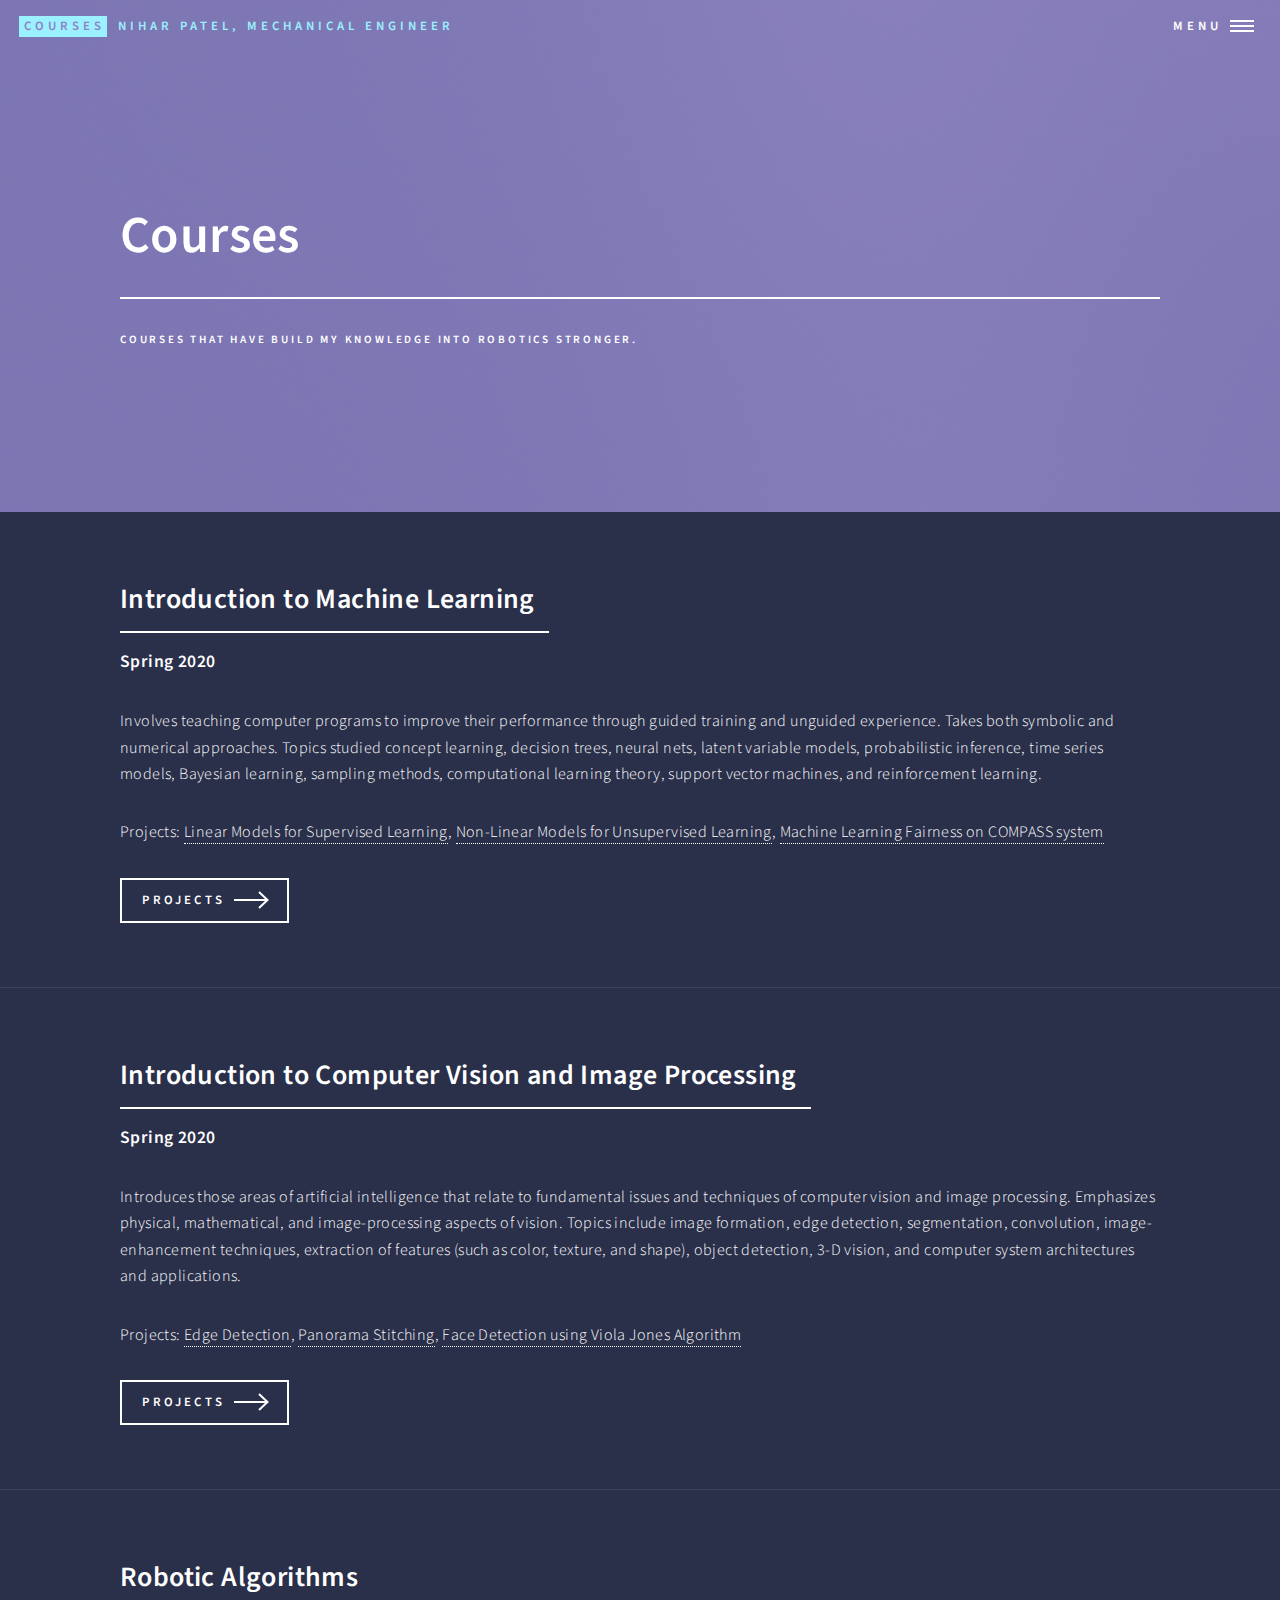
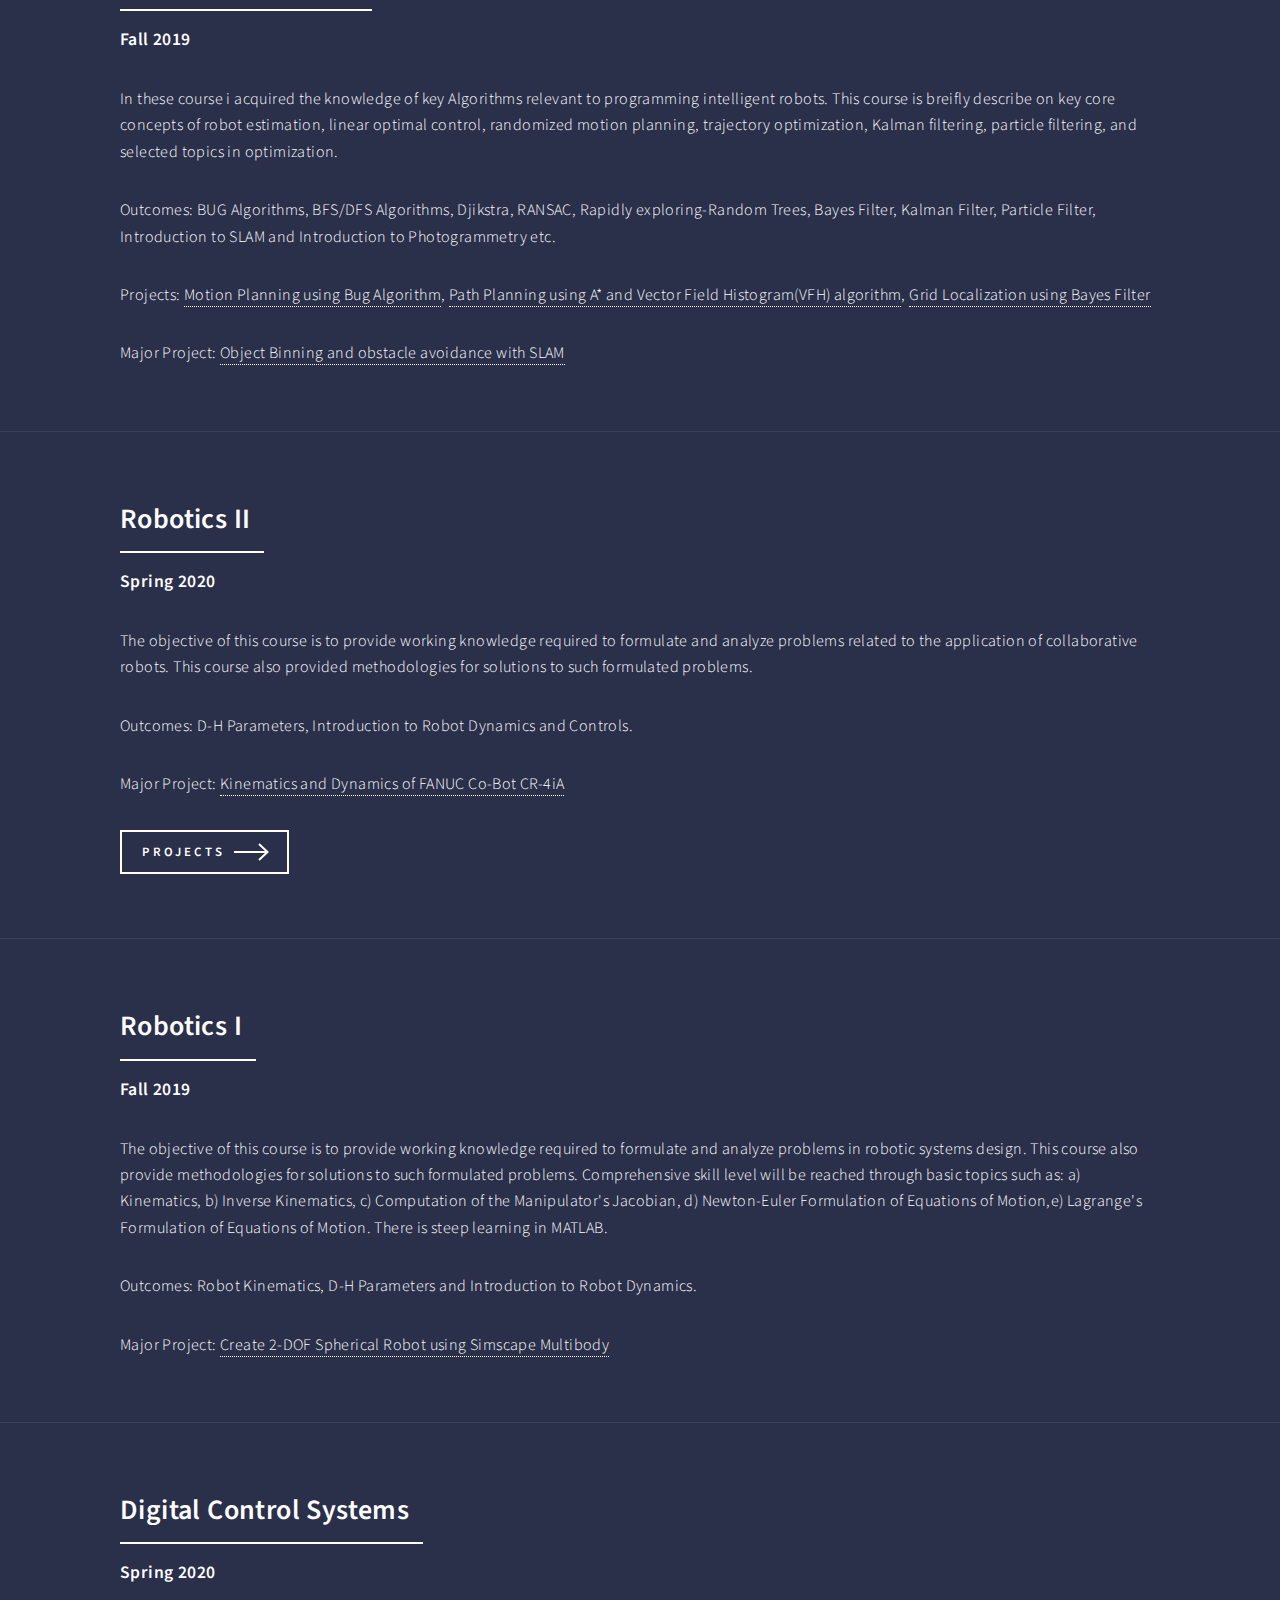
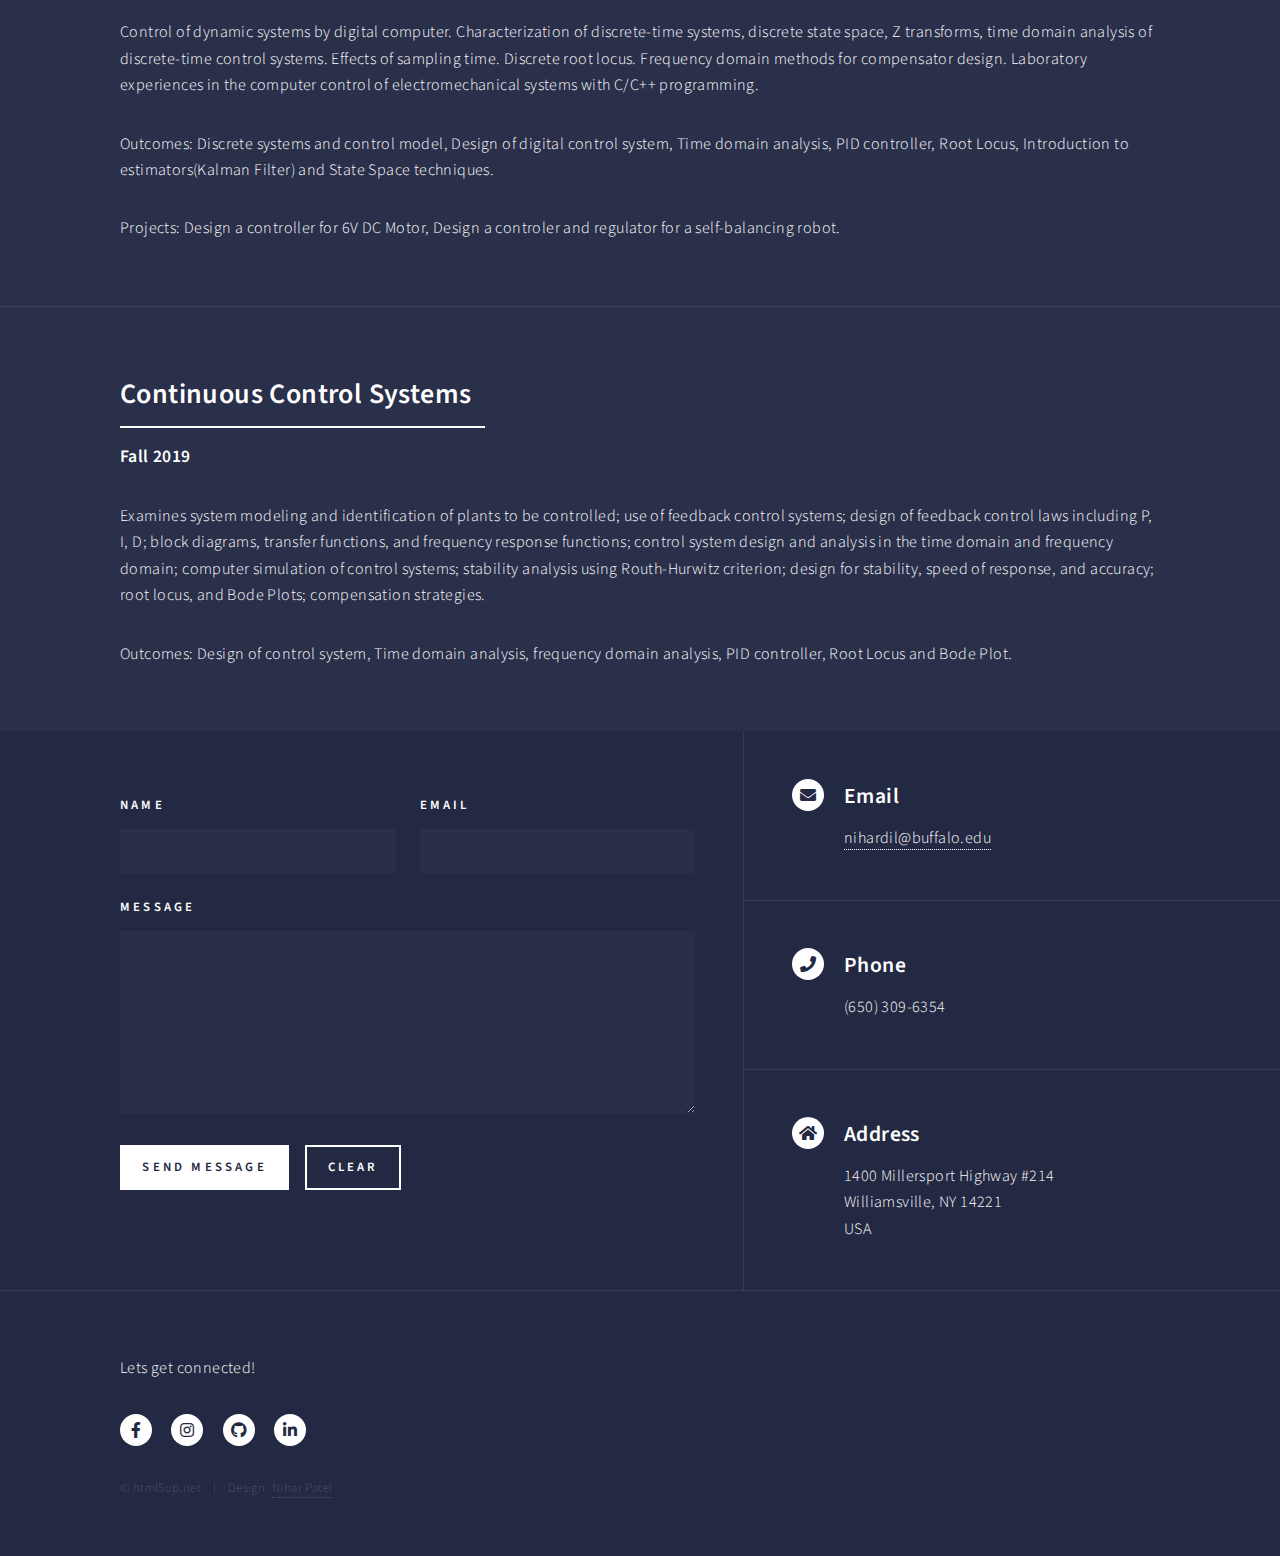
<file: courses.html>
<!DOCTYPE HTML>
<!--
	Forty by HTML5 UP
	html5up.net | @ajlkn
	Free for personal and commercial use under the CCA 3.0 license (html5up.net/license)
-->
<html>
	<head>
		<title>Nihar Patel - Courses</title>
		<meta charset="utf-8" />
		<meta name="viewport" content="width=device-width, initial-scale=1, user-scalable=no" />
		<link rel="stylesheet" href="assets/css/main.css" />
		<noscript><link rel="stylesheet" href="assets/css/noscript.css" /></noscript>
	</head>
	<body class="is-preload">

		<!-- Wrapper -->
			<div id="wrapper">

				<!-- Header -->
				<!-- Note: The "styleN" class below should match that of the banner element. -->
					<header id="header" class="alt style2">
						<a href="index.html" class="logo"><strong>Courses</strong> <span>Nihar Patel, Mechanical Engineer</span></a>
						<nav>
							<a href="#menu">Menu</a>
						</nav>
					</header>

				<!-- Menu -->
					<nav id="menu">
						<ul class="links">
							<li><a href="index.html">Home</a></li>
							<li><a href="courses.html">Courses</a></li>
							<li><a href="https://drive.google.com/file/d/1a4OvNfPN3-5wrT8TQyXfgDFQyjO3PsE_/view?usp=sharing">Resume</a></li>
							<li><a href="landing.html">Certifications</a></li>
							<!-- <li><a href="generic.html">Generic</a></li> -->
							<!-- <li><a href="elements.html">Elements</a></li> -->
						</ul>
						<ul class="actions stacked">
							<li><a href="#" class="button primary fit">Get Started</a></li>
							<!-- <li><a href="#" class="button fit">Log In</a></li> -->
						</ul>
					</nav>

				<!-- Banner -->
				<!-- Note: The "styleN" class below should match that of the header element. -->
					<section id="banner" class="style2">
						<div class="inner">
							<span class="image">
								<img src="images/pic07.jpg" alt="" />
							</span>
							<header class="major">
								<h1>Courses</h1>
							</header>
							<div class="content">
								<p> Courses that have build my knowledge into robotics stronger.
							</div>
						</div>
					</section>

				<!-- Main -->
					<div id="main">

						<!--One -->
						<section id="one">
							<div class="inner">
								<header class="major">
									<h2>Introduction to Machine Learning</h2>
									<h4>Spring 2020</h4>
								</header>
								<p>Involves teaching computer programs to improve their performance through guided training and unguided experience. Takes both symbolic and numerical approaches. Topics studied concept learning, decision trees, neural nets, latent variable models, probabilistic inference, time series models, Bayesian learning, sampling methods, computational learning theory, support vector machines, and reinforcement learning.</p>
								<p>Projects: <a href="https://github.com/nihar0602/CSE-574-Into-to-Machine-Learning-Projects/tree/master/Project-1">Linear Models for Supervised Learning</a>, <a href="https://github.com/nihar0602/CSE-574-Into-to-Machine-Learning-Projects/tree/master/Project-2">Non-Linear Models for Unsupervised Learning</a>, <a href="https://github.com/nihar0602/CSE-574-Into-to-Machine-Learning-Projects/tree/master/Project-3">Machine Learning Fairness on COMPASS system</a></p>
								<ul class="actions">
									<li><a href="https://github.com/nihar0602/CSE-574-Into-to-Machine-Learning-Projects" class="button next scrolly">Projects</a></li>
								</ul>
							</div>
						</section>
						

						<!--Two -->
						<section id="one">
							<div class="inner">
								<header class="major">
									<h2>Introduction to Computer Vision and Image Processing</h2>
									<h4>Spring 2020</h4>
								</header>
								<p>Introduces those areas of artificial intelligence that relate to fundamental issues and techniques of computer vision and image processing. Emphasizes physical, mathematical, and image-processing aspects of vision. Topics include image formation, edge detection, segmentation, convolution, image-enhancement techniques, extraction of features (such as color, texture, and shape), object detection, 3-D vision, and computer system architectures and applications.</p>
								<p>Projects: <a href="https://github.com/nihar0602/CSE-573-Computer-Vision-and-Image-Processing--Projects/tree/master/Project%20-1">Edge Detection</a>, <a href="https://github.com/nihar0602/CSE-573-Computer-Vision-and-Image-Processing--Projects/tree/master/Project%20-2">Panorama Stitching</a>, <a href="https://github.com/nihar0602/CSE-573-Computer-Vision-and-Image-Processing--Projects/tree/master/Project%20-3">Face Detection using Viola Jones Algorithm</a></p>
								<ul class="actions">
									<li><a href="https://github.com/nihar0602/CSE-573-Computer-Vision-and-Image-Processing--Projects" class="button next scrolly">Projects</a></li>
								</ul>
							</div>
						</section>
						
						<!-- Three -->
							<section id="one">
								<div class="inner">
									<header class="major">
										<h2>Robotic Algorithms</h2>
										<h4>Fall 2019</h4>
									</header>
									<p>In these course i acquired the knowledge of key Algorithms relevant to programming intelligent robots. This course is breifly describe on key core concepts of robot estimation, linear optimal control, randomized motion planning, trajectory optimization, Kalman filtering, particle filtering, and selected topics in optimization.</p>
									<p>Outcomes: BUG Algorithms, BFS/DFS Algorithms, Djikstra, RANSAC, Rapidly exploring-Random Trees, Bayes Filter, Kalman Filter, Particle Filter, Introduction to SLAM and Introduction to Photogrammetry etc.  </p>
									<p>Projects: <a href="https://github.com/nihar0602/Motion-planning-using-Bug-Algorithm">Motion Planning using Bug Algorithm</a>, <a href="https://github.com/nihar0602/Path-Planning-using-Astar-and-VFH-algorithm">Path Planning using A* and Vector Field Histogram(VFH) algorithm</a>, <a href="https://github.com/nihar0602/Grid-Localization-using-Bayes-Filter-">Grid Localization using Bayes Filter</a></p>
									<p>Major Project: <a href="https://github.com/nihar0602/autobots">Object Binning and obstacle avoidance with SLAM</a></p>
								</div>
							</section>


						<!-- Four -->
						<section id="one">
							<div class="inner">
								<header class="major">
									<h2>Robotics II</h2>
									<h4>Spring 2020</h4>
								</header>
								<p>The objective of this course is to provide working knowledge required to formulate and
									analyze problems related to the application of collaborative robots. This course also
									provided methodologies for solutions to such formulated problems.</p>
								<p>Outcomes: D-H Parameters, Introduction to Robot Dynamics and Controls.</p>
								<p>Major Project: <a href="https://github.com/nihar0602/MAE-594-ROBOTICS-II-Projects/tree/master/Final%20Project">Kinematics and Dynamics of FANUC Co-Bot CR-4iA</a></p>
								<ul class="actions">
									<li><a href="https://github.com/nihar0602/MAE-594-ROBOTICS-II-Projects" class="button next scrolly">Projects</a></li>
								</ul>
							</div>
						</section>


							<!-- Five -->
						<section id="one">
							<div class="inner">
								<header class="major">
									<h2>Robotics I</h2>
									<h4>Fall 2019</h4>
								</header>
								<p>The objective of this course is to provide working knowledge required to formulate and analyze problems in robotic systems design. 
									This course also provide methodologies for solutions to such formulated problems. Comprehensive skill level will be reached through basic topics such as: a) Kinematics, b) Inverse Kinematics, c) Computation of the Manipulator's Jacobian, 
									d) Newton-Euler Formulation of Equations of Motion,e) Lagrange's Formulation of Equations of Motion. There is steep learning in MATLAB.</p>
								<p>Outcomes: Robot Kinematics, D-H Parameters and Introduction to Robot Dynamics.</p>
								<p>Major Project: <a href="https://drive.google.com/file/d/1QKNz6KVgnUySVm5BGpd5JhsFPifrtzIH/view?usp=sharing">Create 2-DOF Spherical Robot using Simscape Multibody</a></p>
							</div>
						</section>


						<!-- Six -->
						<section id="one">
							<div class="inner">
								<header class="major">
									<h2>Digital Control Systems</h2>
									<h4>Spring 2020</h4>
								</header>
								<p> Control of dynamic systems by digital computer. Characterization of discrete-time systems, discrete state space, Z transforms, time domain analysis of discrete-time control systems. Effects of sampling time. Discrete root locus. Frequency domain methods for compensator design. Laboratory experiences in the computer control of electromechanical systems with C/C++ programming.</p>
								<p>Outcomes: Discrete systems and control model, Design of digital control system, Time domain analysis, PID controller, Root Locus, Introduction to estimators(Kalman Filter) and State Space techniques.</p>
								<p> Projects: Design a controller for 6V DC Motor, Design a controler and regulator for a self-balancing robot. </p>
							</div>
						</section>


						<!-- Seven -->
						<section id="one">
							<div class="inner">
								<header class="major">
									<h2>Continuous Control Systems</h2>
									<h4>Fall 2019</h4>
								</header>
								<p> Examines system modeling and identification of plants to be controlled; use of feedback control systems; design of feedback control laws 
									including P, I, D; block diagrams, transfer functions, and frequency response functions; control system design and analysis in the 
									time domain and frequency domain; computer simulation of control systems; stability analysis using Routh-Hurwitz 
									criterion; design for stability, speed of response, and accuracy; root locus, and Bode Plots; compensation strategies.</p>
								<p>Outcomes: Design of control system, Time domain analysis, frequency domain analysis, PID controller, Root Locus and Bode Plot.</p>
							</div>
						</section>

						

					</div>

				<!-- Contact -->
				<section id="contact">
					<div class="inner">
						<section>
							<form method="post" action="#">
								<div class="fields">
									<div class="field half">
										<label for="name">Name</label>
										<input type="text" name="name" id="name" />
									</div>
									<div class="field half">
										<label for="email">Email</label>
										<input type="text" name="email" id="email" />
									</div>
									<div class="field">
										<label for="message">Message</label>
										<textarea name="message" id="message" rows="6"></textarea>
									</div>
								</div>
								<ul class="actions">
									<li><input type="submit" value="Send Message" class="primary" /></li>
									<li><input type="reset" value="Clear" /></li>
								</ul>
							</form>
						</section>
						<section class="split">
							<section>
								<div class="contact-method">
									<span class="icon solid alt fa-envelope"></span>
									<h3>Email</h3>
									<a href="mailto:nihardil@buffalo.edu">nihardil@buffalo.edu</a>
								</div>
							</section>
							<section>
								<div class="contact-method">
									<span class="icon solid alt fa-phone"></span>
									<h3>Phone</h3>
									<span>(650) 309-6354</span>
								</div>
							</section>
							<section>
								<div class="contact-method">
									<span class="icon solid alt fa-home"></span>
									<h3>Address</h3>
									<span>1400 Millersport Highway #214<br />
									Williamsville, NY 14221<br />
									USA</span>
								</div>
							</section>
						</section>
					</div>
				</section>


				<!-- Footer -->
					<footer id="footer">
						<div class="inner">
							<ul class="icons">
								<p>Lets get connected! </p>
								<!-- <li><a href="#" class="icon brands alt fa-twitter"><span class="label">Twitter</span></a></li> -->
								<li><a href="https://www.facebook.com/Zedi.95" class="icon brands alt fa-facebook-f"><span class="label">Facebook</span></a></li>
								<li><a href="https://www.instagram.com/thehash_tagger/" class="icon brands alt fa-instagram"><span class="label">Instagram</span></a></li>
								<li><a href="https://github.com/nihar0602" class="icon brands alt fa-github"><span class="label">GitHub</span></a></li>
								<li><a href="https://www.linkedin.com/in/nihar0602/" class="icon brands alt fa-linkedin-in"><span class="label">LinkedIn</span></a></li>
							</ul>
							<ul class="copyright">
								<li>&copy; html5up.net</li><li>Design: <a>Nihar Patel</a></li>
							</ul>
						</div>
					</footer>

			</div>

		<!-- Scripts -->
			<script src="assets/js/jquery.min.js"></script>
			<script src="assets/js/jquery.scrolly.min.js"></script>
			<script src="assets/js/jquery.scrollex.min.js"></script>
			<script src="assets/js/browser.min.js"></script>
			<script src="assets/js/breakpoints.min.js"></script>
			<script src="assets/js/util.js"></script>
			<script src="assets/js/main.js"></script>

	</body>
</html>
</file>
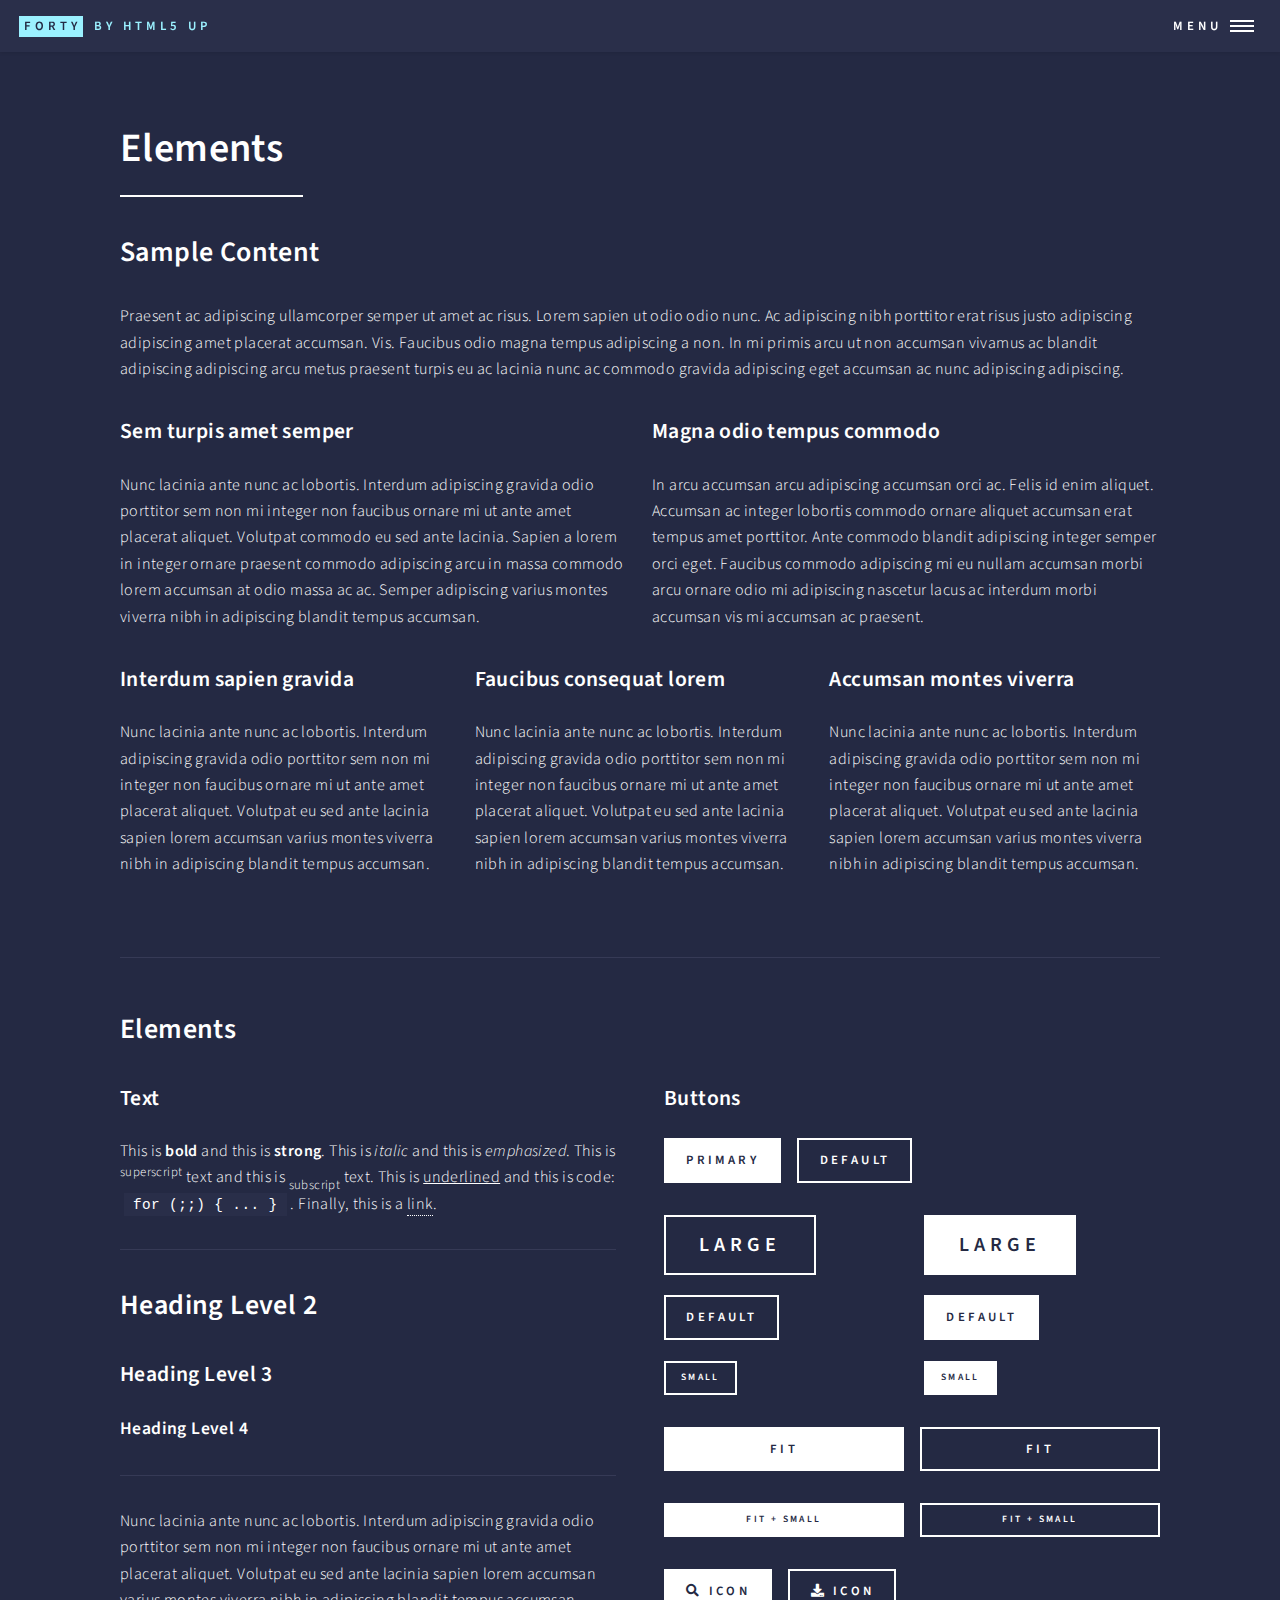
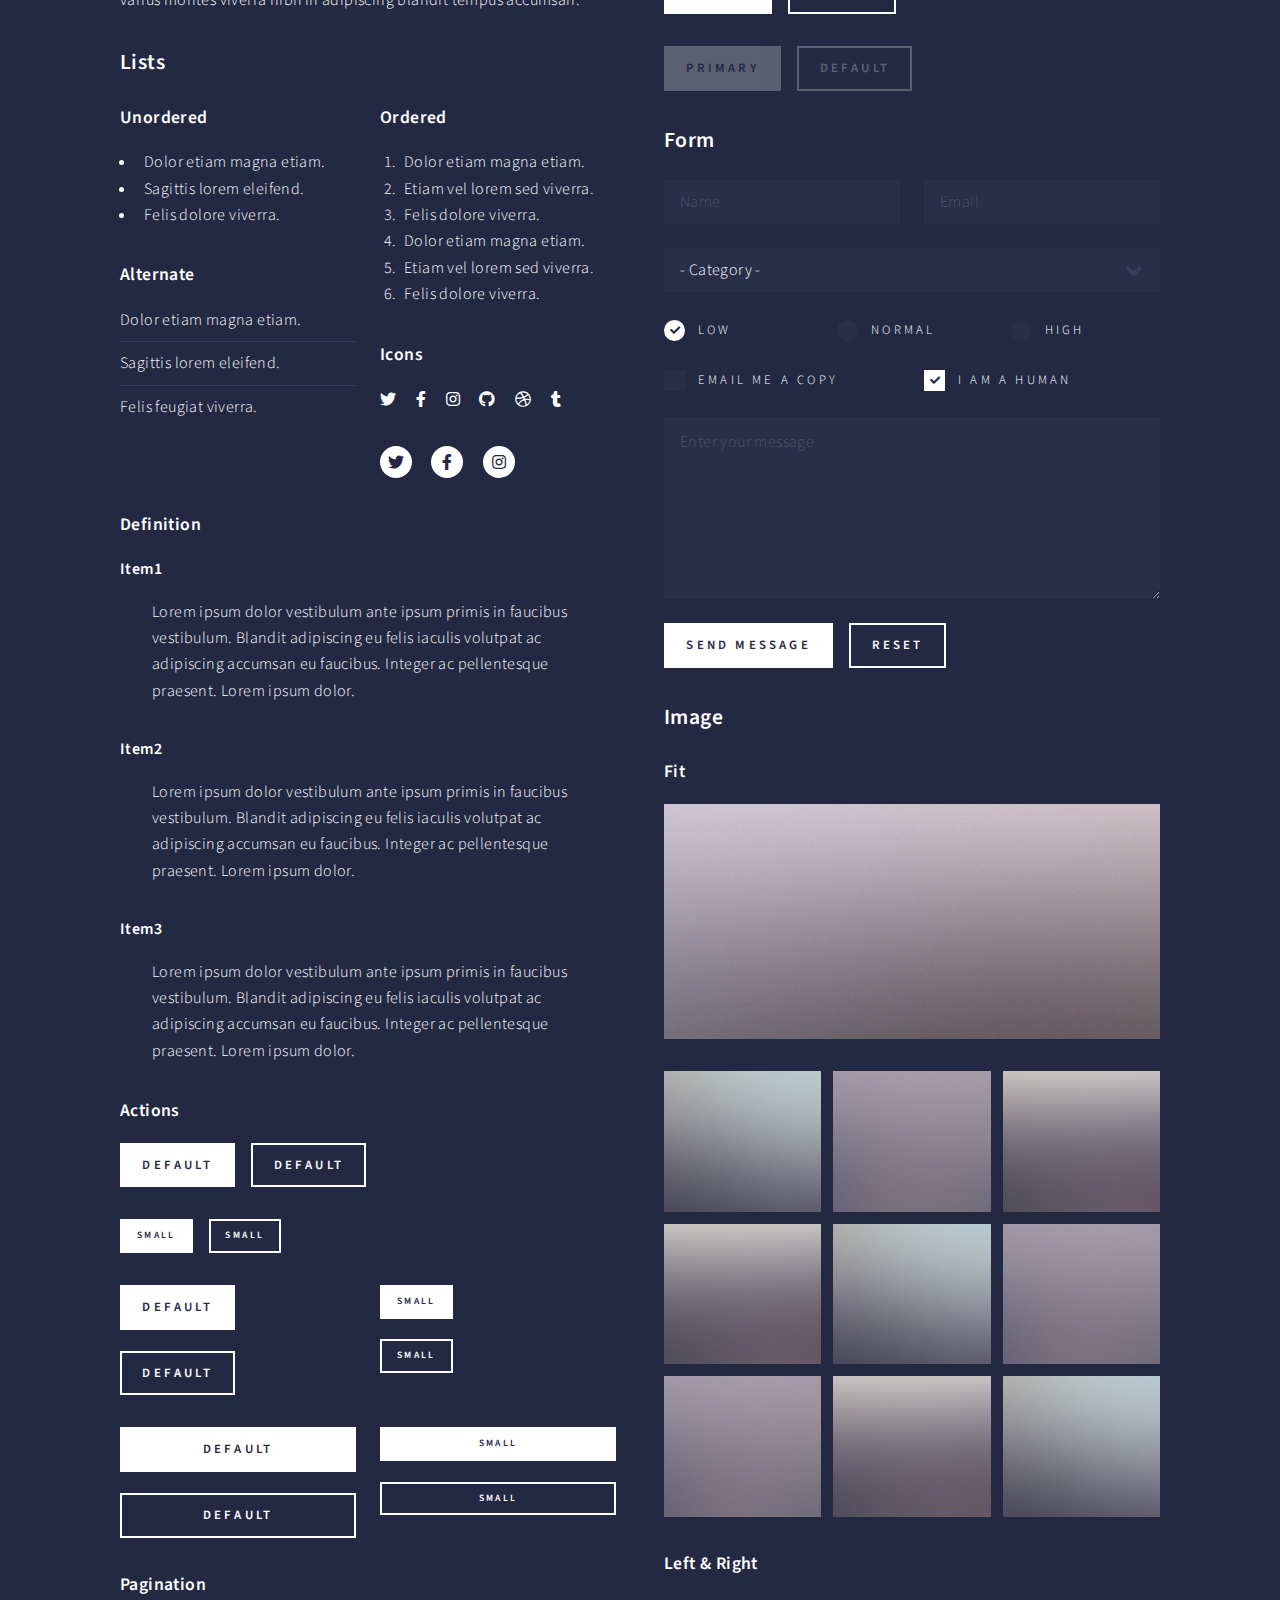
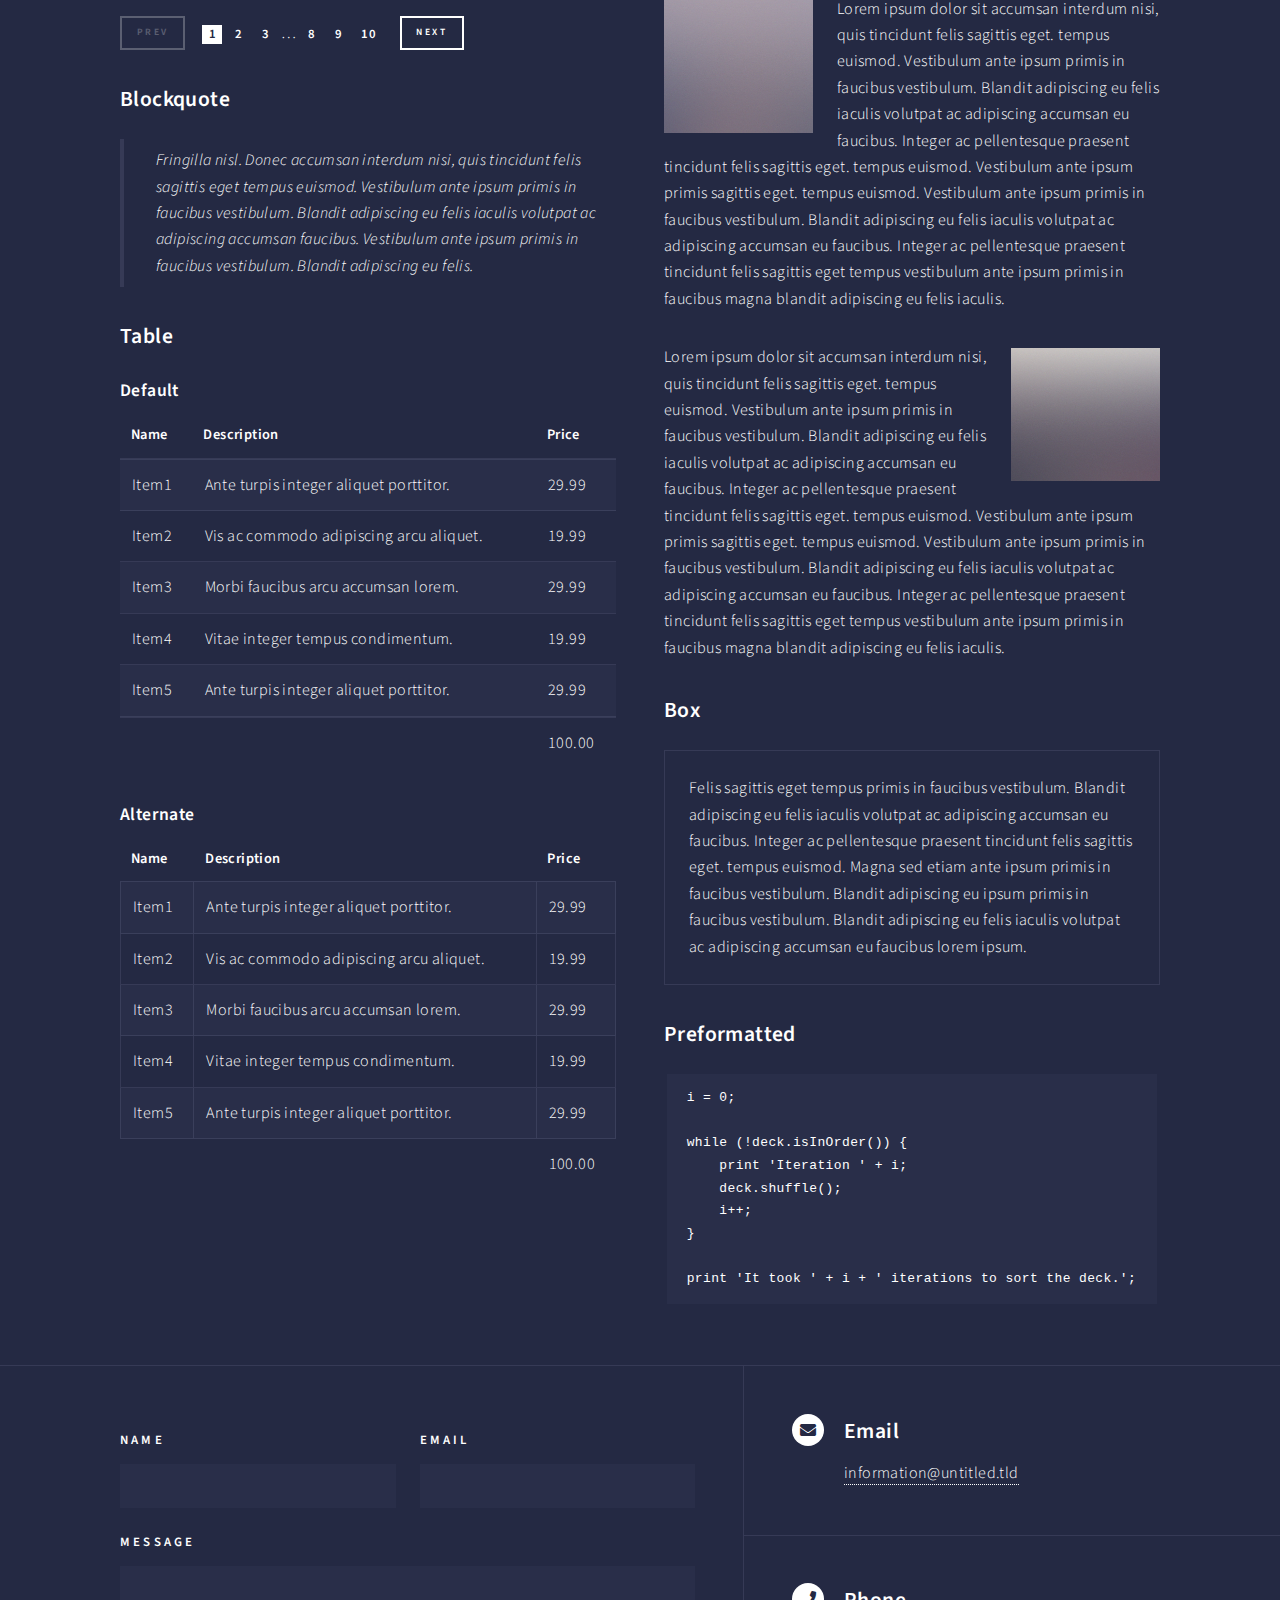
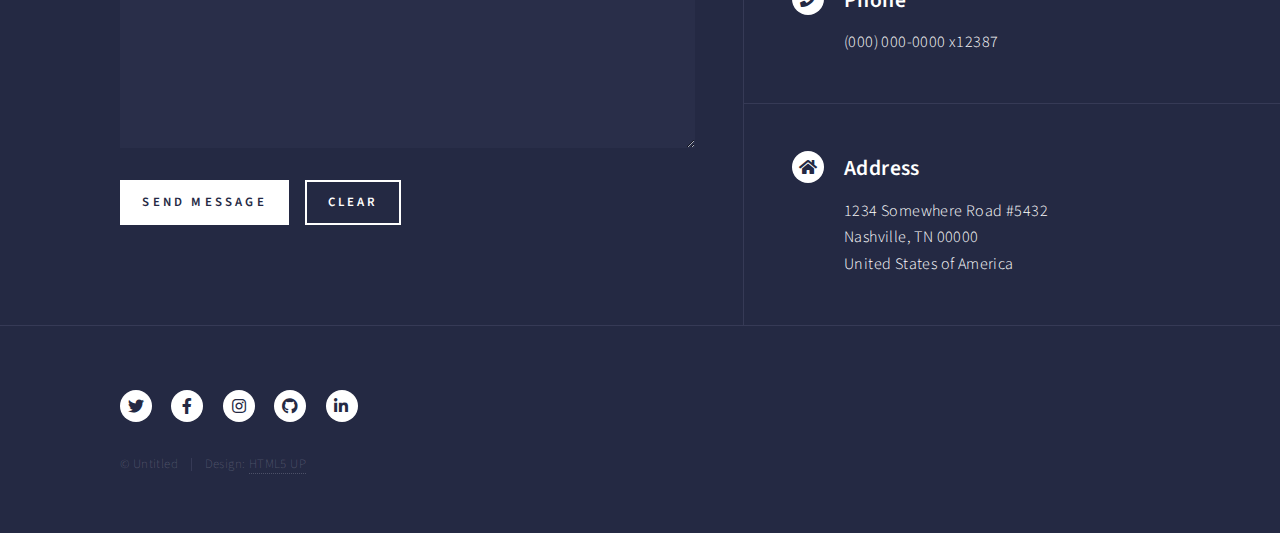
<file: elements.html>
<!DOCTYPE HTML>
<!--
	Forty by HTML5 UP
	html5up.net | @ajlkn
	Free for personal and commercial use under the CCA 3.0 license (html5up.net/license)
-->
<html>
	<head>
		<title>Elements - Forty by HTML5 UP</title>
		<meta charset="utf-8" />
		<meta name="viewport" content="width=device-width, initial-scale=1, user-scalable=no" />
		<link rel="stylesheet" href="assets/css/main.css" />
		<noscript><link rel="stylesheet" href="assets/css/noscript.css" /></noscript>
	</head>
	<body class="is-preload">

		<!-- Wrapper -->
			<div id="wrapper">

				<!-- Header -->
					<header id="header">
						<a href="index.html" class="logo"><strong>Forty</strong> <span>by HTML5 UP</span></a>
						<nav>
							<a href="#menu">Menu</a>
						</nav>
					</header>

				<!-- Menu -->
					<nav id="menu">
						<ul class="links">
							<li><a href="index.html">Home</a></li>
							<li><a href="landing.html">Landing</a></li>
							<li><a href="generic.html">Generic</a></li>
							<li><a href="elements.html">Elements</a></li>
						</ul>
						<ul class="actions stacked">
							<li><a href="#" class="button primary fit">Get Started</a></li>
							<li><a href="#" class="button fit">Log In</a></li>
						</ul>
					</nav>

				<!-- Main -->
					<div id="main" class="alt">

						<!-- One -->
							<section id="one">
								<div class="inner">
									<header class="major">
										<h1>Elements</h1>
									</header>

									<!-- Content -->
										<h2 id="content">Sample Content</h2>
										<p>Praesent ac adipiscing ullamcorper semper ut amet ac risus. Lorem sapien ut odio odio nunc. Ac adipiscing nibh porttitor erat risus justo adipiscing adipiscing amet placerat accumsan. Vis. Faucibus odio magna tempus adipiscing a non. In mi primis arcu ut non accumsan vivamus ac blandit adipiscing adipiscing arcu metus praesent turpis eu ac lacinia nunc ac commodo gravida adipiscing eget accumsan ac nunc adipiscing adipiscing.</p>
										<div class="row">
											<div class="col-6 col-12-small">
												<h3>Sem turpis amet semper</h3>
												<p>Nunc lacinia ante nunc ac lobortis. Interdum adipiscing gravida odio porttitor sem non mi integer non faucibus ornare mi ut ante amet placerat aliquet. Volutpat commodo eu sed ante lacinia. Sapien a lorem in integer ornare praesent commodo adipiscing arcu in massa commodo lorem accumsan at odio massa ac ac. Semper adipiscing varius montes viverra nibh in adipiscing blandit tempus accumsan.</p>
											</div>
											<div class="col-6 col-12-small">
												<h3>Magna odio tempus commodo</h3>
												<p>In arcu accumsan arcu adipiscing accumsan orci ac. Felis id enim aliquet. Accumsan ac integer lobortis commodo ornare aliquet accumsan erat tempus amet porttitor. Ante commodo blandit adipiscing integer semper orci eget. Faucibus commodo adipiscing mi eu nullam accumsan morbi arcu ornare odio mi adipiscing nascetur lacus ac interdum morbi accumsan vis mi accumsan ac praesent.</p>
											</div>
											<!-- Break -->
											<div class="col-4 col-12-medium">
												<h3>Interdum sapien gravida</h3>
												<p>Nunc lacinia ante nunc ac lobortis. Interdum adipiscing gravida odio porttitor sem non mi integer non faucibus ornare mi ut ante amet placerat aliquet. Volutpat eu sed ante lacinia sapien lorem accumsan varius montes viverra nibh in adipiscing blandit tempus accumsan.</p>
											</div>
											<div class="col-4 col-12-medium">
												<h3>Faucibus consequat lorem</h3>
												<p>Nunc lacinia ante nunc ac lobortis. Interdum adipiscing gravida odio porttitor sem non mi integer non faucibus ornare mi ut ante amet placerat aliquet. Volutpat eu sed ante lacinia sapien lorem accumsan varius montes viverra nibh in adipiscing blandit tempus accumsan.</p>
											</div>
											<div class="col-4 col-12-medium">
												<h3>Accumsan montes viverra</h3>
												<p>Nunc lacinia ante nunc ac lobortis. Interdum adipiscing gravida odio porttitor sem non mi integer non faucibus ornare mi ut ante amet placerat aliquet. Volutpat eu sed ante lacinia sapien lorem accumsan varius montes viverra nibh in adipiscing blandit tempus accumsan.</p>
											</div>
										</div>

									<hr class="major" />

									<!-- Elements -->
										<h2 id="elements">Elements</h2>
										<div class="row gtr-200">
											<div class="col-6 col-12-medium">

												<!-- Text stuff -->
													<h3>Text</h3>
													<p>This is <b>bold</b> and this is <strong>strong</strong>. This is <i>italic</i> and this is <em>emphasized</em>.
													This is <sup>superscript</sup> text and this is <sub>subscript</sub> text.
													This is <u>underlined</u> and this is code: <code>for (;;) { ... }</code>.
													Finally, this is a <a href="#">link</a>.</p>
													<hr />
													<h2>Heading Level 2</h2>
													<h3>Heading Level 3</h3>
													<h4>Heading Level 4</h4>
													<hr />
													<p>Nunc lacinia ante nunc ac lobortis. Interdum adipiscing gravida odio porttitor sem non mi integer non faucibus ornare mi ut ante amet placerat aliquet. Volutpat eu sed ante lacinia sapien lorem accumsan varius montes viverra nibh in adipiscing blandit tempus accumsan.</p>

												<!-- Lists -->
													<h3>Lists</h3>
													<div class="row">
														<div class="col-6 col-12-small">

															<h4>Unordered</h4>
															<ul>
																<li>Dolor etiam magna etiam.</li>
																<li>Sagittis lorem eleifend.</li>
																<li>Felis dolore viverra.</li>
															</ul>

															<h4>Alternate</h4>
															<ul class="alt">
																<li>Dolor etiam magna etiam.</li>
																<li>Sagittis lorem eleifend.</li>
																<li>Felis feugiat viverra.</li>
															</ul>

														</div>
														<div class="col-6 col-12-small">

															<h4>Ordered</h4>
															<ol>
																<li>Dolor etiam magna etiam.</li>
																<li>Etiam vel lorem sed viverra.</li>
																<li>Felis dolore viverra.</li>
																<li>Dolor etiam magna etiam.</li>
																<li>Etiam vel lorem sed viverra.</li>
																<li>Felis dolore viverra.</li>
															</ol>

															<h4>Icons</h4>
															<ul class="icons">
																<li><a href="#" class="icon brands fa-twitter"><span class="label">Twitter</span></a></li>
																<li><a href="#" class="icon brands fa-facebook-f"><span class="label">Facebook</span></a></li>
																<li><a href="#" class="icon brands fa-instagram"><span class="label">Instagram</span></a></li>
																<li><a href="#" class="icon brands fa-github"><span class="label">Github</span></a></li>
																<li><a href="#" class="icon brands fa-dribbble"><span class="label">Dribbble</span></a></li>
																<li><a href="#" class="icon brands fa-tumblr"><span class="label">Tumblr</span></a></li>
															</ul>
															<ul class="icons">
																<li><a href="#" class="icon brands alt fa-twitter"><span class="label">Twitter</span></a></li>
																<li><a href="#" class="icon brands alt fa-facebook-f"><span class="label">Facebook</span></a></li>
																<li><a href="#" class="icon brands alt fa-instagram"><span class="label">Instagram</span></a></li>
															</ul>

														</div>
													</div>
													<h4>Definition</h4>
													<dl>
														<dt>Item1</dt>
														<dd>
															<p>Lorem ipsum dolor vestibulum ante ipsum primis in faucibus vestibulum. Blandit adipiscing eu felis iaculis volutpat ac adipiscing accumsan eu faucibus. Integer ac pellentesque praesent. Lorem ipsum dolor.</p>
														</dd>
														<dt>Item2</dt>
														<dd>
															<p>Lorem ipsum dolor vestibulum ante ipsum primis in faucibus vestibulum. Blandit adipiscing eu felis iaculis volutpat ac adipiscing accumsan eu faucibus. Integer ac pellentesque praesent. Lorem ipsum dolor.</p>
														</dd>
														<dt>Item3</dt>
														<dd>
															<p>Lorem ipsum dolor vestibulum ante ipsum primis in faucibus vestibulum. Blandit adipiscing eu felis iaculis volutpat ac adipiscing accumsan eu faucibus. Integer ac pellentesque praesent. Lorem ipsum dolor.</p>
														</dd>
													</dl>

													<h4>Actions</h4>
													<ul class="actions">
														<li><a href="#" class="button primary">Default</a></li>
														<li><a href="#" class="button">Default</a></li>
													</ul>
													<ul class="actions small">
														<li><a href="#" class="button primary small">Small</a></li>
														<li><a href="#" class="button small">Small</a></li>
													</ul>
													<div class="row">
														<div class="col-6 col-12-small">
															<ul class="actions stacked">
																<li><a href="#" class="button primary">Default</a></li>
																<li><a href="#" class="button">Default</a></li>
															</ul>
														</div>
														<div class="col-6 col-12-small">
															<ul class="actions stacked">
																<li><a href="#" class="button primary small">Small</a></li>
																<li><a href="#" class="button small">Small</a></li>
															</ul>
														</div>
														<div class="col-6 col-12-small">
															<ul class="actions stacked">
																<li><a href="#" class="button primary fit">Default</a></li>
																<li><a href="#" class="button fit">Default</a></li>
															</ul>
														</div>
														<div class="col-6 col-12-small">
															<ul class="actions stacked">
																<li><a href="#" class="button primary small fit">Small</a></li>
																<li><a href="#" class="button small fit">Small</a></li>
															</ul>
														</div>
													</div>

													<h4>Pagination</h4>
													<ul class="pagination">
														<li><span class="button small disabled">Prev</span></li>
														<li><a href="#" class="page active">1</a></li>
														<li><a href="#" class="page">2</a></li>
														<li><a href="#" class="page">3</a></li>
														<li><span>&hellip;</span></li>
														<li><a href="#" class="page">8</a></li>
														<li><a href="#" class="page">9</a></li>
														<li><a href="#" class="page">10</a></li>
														<li><a href="#" class="button small">Next</a></li>
													</ul>

												<!-- Blockquote -->
													<h3>Blockquote</h3>
													<blockquote>Fringilla nisl. Donec accumsan interdum nisi, quis tincidunt felis sagittis eget tempus euismod. Vestibulum ante ipsum primis in faucibus vestibulum. Blandit adipiscing eu felis iaculis volutpat ac adipiscing accumsan faucibus. Vestibulum ante ipsum primis in faucibus vestibulum. Blandit adipiscing eu felis.</blockquote>

												<!-- Table -->
													<h3>Table</h3>

													<h4>Default</h4>
													<div class="table-wrapper">
														<table>
															<thead>
																<tr>
																	<th>Name</th>
																	<th>Description</th>
																	<th>Price</th>
																</tr>
															</thead>
															<tbody>
																<tr>
																	<td>Item1</td>
																	<td>Ante turpis integer aliquet porttitor.</td>
																	<td>29.99</td>
																</tr>
																<tr>
																	<td>Item2</td>
																	<td>Vis ac commodo adipiscing arcu aliquet.</td>
																	<td>19.99</td>
																</tr>
																<tr>
																	<td>Item3</td>
																	<td> Morbi faucibus arcu accumsan lorem.</td>
																	<td>29.99</td>
																</tr>
																<tr>
																	<td>Item4</td>
																	<td>Vitae integer tempus condimentum.</td>
																	<td>19.99</td>
																</tr>
																<tr>
																	<td>Item5</td>
																	<td>Ante turpis integer aliquet porttitor.</td>
																	<td>29.99</td>
																</tr>
															</tbody>
															<tfoot>
																<tr>
																	<td colspan="2"></td>
																	<td>100.00</td>
																</tr>
															</tfoot>
														</table>
													</div>

													<h4>Alternate</h4>
													<div class="table-wrapper">
														<table class="alt">
															<thead>
																<tr>
																	<th>Name</th>
																	<th>Description</th>
																	<th>Price</th>
																</tr>
															</thead>
															<tbody>
																<tr>
																	<td>Item1</td>
																	<td>Ante turpis integer aliquet porttitor.</td>
																	<td>29.99</td>
																</tr>
																<tr>
																	<td>Item2</td>
																	<td>Vis ac commodo adipiscing arcu aliquet.</td>
																	<td>19.99</td>
																</tr>
																<tr>
																	<td>Item3</td>
																	<td> Morbi faucibus arcu accumsan lorem.</td>
																	<td>29.99</td>
																</tr>
																<tr>
																	<td>Item4</td>
																	<td>Vitae integer tempus condimentum.</td>
																	<td>19.99</td>
																</tr>
																<tr>
																	<td>Item5</td>
																	<td>Ante turpis integer aliquet porttitor.</td>
																	<td>29.99</td>
																</tr>
															</tbody>
															<tfoot>
																<tr>
																	<td colspan="2"></td>
																	<td>100.00</td>
																</tr>
															</tfoot>
														</table>
													</div>

											</div>
											<div class="col-6 col-12-medium">

												<!-- Buttons -->
													<h3>Buttons</h3>
													<ul class="actions">
														<li><a href="#" class="button primary">Primary</a></li>
														<li><a href="#" class="button">Default</a></li>
													</ul>
													<div class="row">
														<div class="col-6 col-12-xsmall">
															<ul class="actions stacked">
																<li><a href="#" class="button large">Large</a></li>
																<li><a href="#" class="button">Default</a></li>
																<li><a href="#" class="button small">Small</a></li>
															</ul>
														</div>
														<div class="col-6 col-12-xsmall">
															<ul class="actions stacked">
																<li><a href="#" class="button primary large">Large</a></li>
																<li><a href="#" class="button primary">Default</a></li>
																<li><a href="#" class="button primary small">Small</a></li>
															</ul>
														</div>
													</div>
													<ul class="actions fit">
														<li><a href="#" class="button primary fit">Fit</a></li>
														<li><a href="#" class="button fit">Fit</a></li>
													</ul>
													<ul class="actions fit small">
														<li><a href="#" class="button primary fit small">Fit + Small</a></li>
														<li><a href="#" class="button fit small">Fit + Small</a></li>
													</ul>
													<ul class="actions">
														<li><a href="#" class="button primary icon solid fa-search">Icon</a></li>
														<li><a href="#" class="button icon solid fa-download">Icon</a></li>
													</ul>
													<ul class="actions">
														<li><span class="button primary disabled">Primary</span></li>
														<li><span class="button disabled">Default</span></li>
													</ul>

												<!-- Form -->
													<h3>Form</h3>

													<form method="post" action="#">
														<div class="row gtr-uniform">
															<div class="col-6 col-12-xsmall">
																<input type="text" name="demo-name" id="demo-name" value="" placeholder="Name" />
															</div>
															<div class="col-6 col-12-xsmall">
																<input type="email" name="demo-email" id="demo-email" value="" placeholder="Email" />
															</div>
															<!-- Break -->
															<div class="col-12">
																<select name="demo-category" id="demo-category">
																	<option value="">- Category -</option>
																	<option value="1">Manufacturing</option>
																	<option value="1">Shipping</option>
																	<option value="1">Administration</option>
																	<option value="1">Human Resources</option>
																</select>
															</div>
															<!-- Break -->
															<div class="col-4 col-12-small">
																<input type="radio" id="demo-priority-low" name="demo-priority" checked>
																<label for="demo-priority-low">Low</label>
															</div>
															<div class="col-4 col-12-small">
																<input type="radio" id="demo-priority-normal" name="demo-priority">
																<label for="demo-priority-normal">Normal</label>
															</div>
															<div class="col-4 col-12-small">
																<input type="radio" id="demo-priority-high" name="demo-priority">
																<label for="demo-priority-high">High</label>
															</div>
															<!-- Break -->
															<div class="col-6 col-12-small">
																<input type="checkbox" id="demo-copy" name="demo-copy">
																<label for="demo-copy">Email me a copy</label>
															</div>
															<div class="col-6 col-12-small">
																<input type="checkbox" id="demo-human" name="demo-human" checked>
																<label for="demo-human">I am a human</label>
															</div>
															<!-- Break -->
															<div class="col-12">
																<textarea name="demo-message" id="demo-message" placeholder="Enter your message" rows="6"></textarea>
															</div>
															<!-- Break -->
															<div class="col-12">
																<ul class="actions">
																	<li><input type="submit" value="Send Message" class="primary" /></li>
																	<li><input type="reset" value="Reset" /></li>
																</ul>
															</div>
														</div>
													</form>

												<!-- Image -->
													<h3>Image</h3>

													<h4>Fit</h4>
													<span class="image fit"><img src="images/pic03.jpg" alt="" /></span>
													<div class="box alt">
														<div class="row gtr-50 gtr-uniform">
															<div class="col-4"><span class="image fit"><img src="images/pic08.jpg" alt="" /></span></div>
															<div class="col-4"><span class="image fit"><img src="images/pic09.jpg" alt="" /></span></div>
															<div class="col-4"><span class="image fit"><img src="images/pic10.jpg" alt="" /></span></div>
															<!-- Break -->
															<div class="col-4"><span class="image fit"><img src="images/pic10.jpg" alt="" /></span></div>
															<div class="col-4"><span class="image fit"><img src="images/pic08.jpg" alt="" /></span></div>
															<div class="col-4"><span class="image fit"><img src="images/pic09.jpg" alt="" /></span></div>
															<!-- Break -->
															<div class="col-4"><span class="image fit"><img src="images/pic09.jpg" alt="" /></span></div>
															<div class="col-4"><span class="image fit"><img src="images/pic10.jpg" alt="" /></span></div>
															<div class="col-4"><span class="image fit"><img src="images/pic08.jpg" alt="" /></span></div>
														</div>
													</div>

													<h4>Left &amp; Right</h4>
													<p><span class="image left"><img src="images/pic09.jpg" alt="" /></span>Lorem ipsum dolor sit accumsan interdum nisi, quis tincidunt felis sagittis eget. tempus euismod. Vestibulum ante ipsum primis in faucibus vestibulum. Blandit adipiscing eu felis iaculis volutpat ac adipiscing accumsan eu faucibus. Integer ac pellentesque praesent tincidunt felis sagittis eget. tempus euismod. Vestibulum ante ipsum primis sagittis eget. tempus euismod. Vestibulum ante ipsum primis in faucibus vestibulum. Blandit adipiscing eu felis iaculis volutpat ac adipiscing accumsan eu faucibus. Integer ac pellentesque praesent tincidunt felis sagittis eget tempus vestibulum ante ipsum primis in faucibus magna blandit adipiscing eu felis iaculis.</p>
													<p><span class="image right"><img src="images/pic10.jpg" alt="" /></span>Lorem ipsum dolor sit accumsan interdum nisi, quis tincidunt felis sagittis eget. tempus euismod. Vestibulum ante ipsum primis in faucibus vestibulum. Blandit adipiscing eu felis iaculis volutpat ac adipiscing accumsan eu faucibus. Integer ac pellentesque praesent tincidunt felis sagittis eget. tempus euismod. Vestibulum ante ipsum primis sagittis eget. tempus euismod. Vestibulum ante ipsum primis in faucibus vestibulum. Blandit adipiscing eu felis iaculis volutpat ac adipiscing accumsan eu faucibus. Integer ac pellentesque praesent tincidunt felis sagittis eget tempus vestibulum ante ipsum primis in faucibus magna blandit adipiscing eu felis iaculis.</p>

												<!-- Box -->
													<h3>Box</h3>
													<div class="box">
														<p>Felis sagittis eget tempus primis in faucibus vestibulum. Blandit adipiscing eu felis iaculis volutpat ac adipiscing accumsan eu faucibus. Integer ac pellentesque praesent tincidunt felis sagittis eget. tempus euismod. Magna sed etiam ante ipsum primis in faucibus vestibulum. Blandit adipiscing eu ipsum primis in faucibus vestibulum. Blandit adipiscing eu felis iaculis volutpat ac adipiscing accumsan eu faucibus lorem ipsum.</p>
													</div>

												<!-- Preformatted Code -->
													<h3>Preformatted</h3>
													<pre><code>i = 0;

while (!deck.isInOrder()) {
    print 'Iteration ' + i;
    deck.shuffle();
    i++;
}

print 'It took ' + i + ' iterations to sort the deck.';
</code></pre>

											</div>
										</div>

								</div>
							</section>

					</div>

				<!-- Contact -->
					<section id="contact">
						<div class="inner">
							<section>
								<form method="post" action="#">
									<div class="fields">
										<div class="field half">
											<label for="name">Name</label>
											<input type="text" name="name" id="name" />
										</div>
										<div class="field half">
											<label for="email">Email</label>
											<input type="text" name="email" id="email" />
										</div>
										<div class="field">
											<label for="message">Message</label>
											<textarea name="message" id="message" rows="6"></textarea>
										</div>
									</div>
									<ul class="actions">
										<li><input type="submit" value="Send Message" class="primary" /></li>
										<li><input type="reset" value="Clear" /></li>
									</ul>
								</form>
							</section>
							<section class="split">
								<section>
									<div class="contact-method">
										<span class="icon solid alt fa-envelope"></span>
										<h3>Email</h3>
										<a href="#">information@untitled.tld</a>
									</div>
								</section>
								<section>
									<div class="contact-method">
										<span class="icon solid alt fa-phone"></span>
										<h3>Phone</h3>
										<span>(000) 000-0000 x12387</span>
									</div>
								</section>
								<section>
									<div class="contact-method">
										<span class="icon solid alt fa-home"></span>
										<h3>Address</h3>
										<span>1234 Somewhere Road #5432<br />
										Nashville, TN 00000<br />
										United States of America</span>
									</div>
								</section>
							</section>
						</div>
					</section>

				<!-- Footer -->
					<footer id="footer">
						<div class="inner">
							<ul class="icons">
								<li><a href="#" class="icon brands alt fa-twitter"><span class="label">Twitter</span></a></li>
								<li><a href="#" class="icon brands alt fa-facebook-f"><span class="label">Facebook</span></a></li>
								<li><a href="#" class="icon brands alt fa-instagram"><span class="label">Instagram</span></a></li>
								<li><a href="#" class="icon brands alt fa-github"><span class="label">GitHub</span></a></li>
								<li><a href="#" class="icon brands alt fa-linkedin-in"><span class="label">LinkedIn</span></a></li>
							</ul>
							<ul class="copyright">
								<li>&copy; Untitled</li><li>Design: <a href="https://html5up.net">HTML5 UP</a></li>
							</ul>
						</div>
					</footer>

			</div>

		<!-- Scripts -->
			<script src="assets/js/jquery.min.js"></script>
			<script src="assets/js/jquery.scrolly.min.js"></script>
			<script src="assets/js/jquery.scrollex.min.js"></script>
			<script src="assets/js/browser.min.js"></script>
			<script src="assets/js/breakpoints.min.js"></script>
			<script src="assets/js/util.js"></script>
			<script src="assets/js/main.js"></script>

	</body>
</html>
</file>
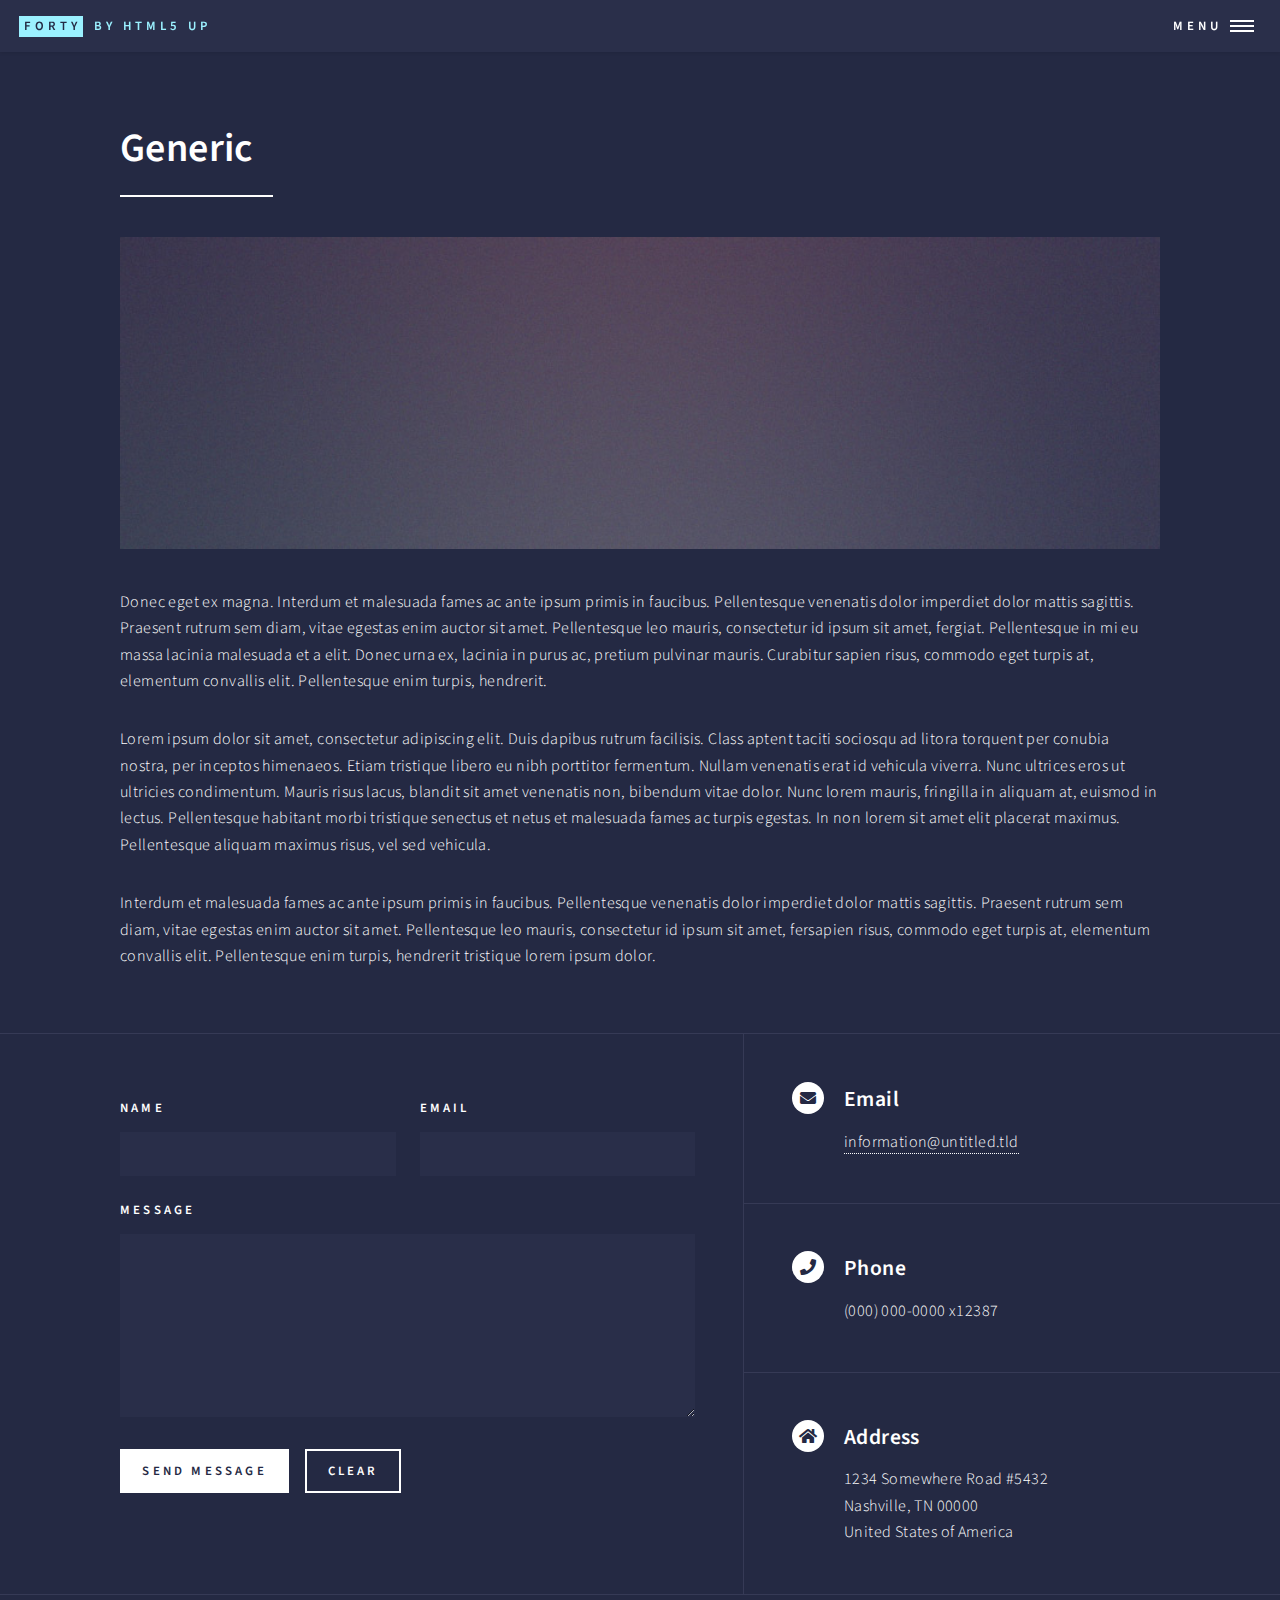
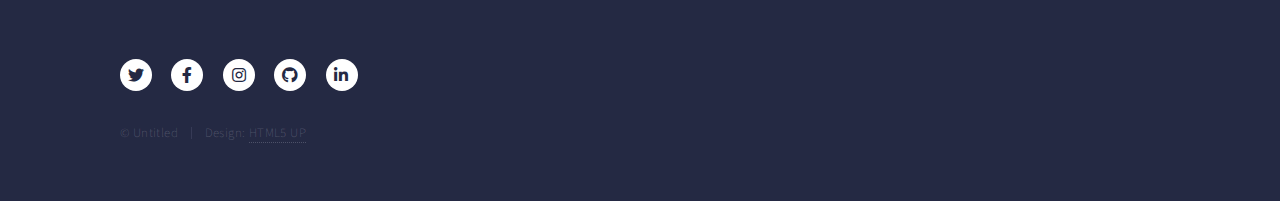
<file: generic.html>
<!DOCTYPE HTML>
<!--
	Forty by HTML5 UP
	html5up.net | @ajlkn
	Free for personal and commercial use under the CCA 3.0 license (html5up.net/license)
-->
<html>
	<head>
		<title>Generic - Forty by HTML5 UP</title>
		<meta charset="utf-8" />
		<meta name="viewport" content="width=device-width, initial-scale=1, user-scalable=no" />
		<link rel="stylesheet" href="assets/css/main.css" />
		<noscript><link rel="stylesheet" href="assets/css/noscript.css" /></noscript>
	</head>
	<body class="is-preload">

		<!-- Wrapper -->
			<div id="wrapper">

				<!-- Header -->
					<header id="header">
						<a href="index.html" class="logo"><strong>Forty</strong> <span>by HTML5 UP</span></a>
						<nav>
							<a href="#menu">Menu</a>
						</nav>
					</header>

				<!-- Menu -->
					<nav id="menu">
						<ul class="links">
							<li><a href="index.html">Home</a></li>
							<li><a href="landing.html">Landing</a></li>
							<li><a href="generic.html">Generic</a></li>
							<li><a href="elements.html">Elements</a></li>
						</ul>
						<ul class="actions stacked">
							<li><a href="#" class="button primary fit">Get Started</a></li>
							<li><a href="#" class="button fit">Log In</a></li>
						</ul>
					</nav>

				<!-- Main -->
					<div id="main" class="alt">

						<!-- One -->
							<section id="one">
								<div class="inner">
									<header class="major">
										<h1>Generic</h1>
									</header>
									<span class="image main"><img src="images/pic11.jpg" alt="" /></span>
									<p>Donec eget ex magna. Interdum et malesuada fames ac ante ipsum primis in faucibus. Pellentesque venenatis dolor imperdiet dolor mattis sagittis. Praesent rutrum sem diam, vitae egestas enim auctor sit amet. Pellentesque leo mauris, consectetur id ipsum sit amet, fergiat. Pellentesque in mi eu massa lacinia malesuada et a elit. Donec urna ex, lacinia in purus ac, pretium pulvinar mauris. Curabitur sapien risus, commodo eget turpis at, elementum convallis elit. Pellentesque enim turpis, hendrerit.</p>
									<p>Lorem ipsum dolor sit amet, consectetur adipiscing elit. Duis dapibus rutrum facilisis. Class aptent taciti sociosqu ad litora torquent per conubia nostra, per inceptos himenaeos. Etiam tristique libero eu nibh porttitor fermentum. Nullam venenatis erat id vehicula viverra. Nunc ultrices eros ut ultricies condimentum. Mauris risus lacus, blandit sit amet venenatis non, bibendum vitae dolor. Nunc lorem mauris, fringilla in aliquam at, euismod in lectus. Pellentesque habitant morbi tristique senectus et netus et malesuada fames ac turpis egestas. In non lorem sit amet elit placerat maximus. Pellentesque aliquam maximus risus, vel sed vehicula.</p>
									<p>Interdum et malesuada fames ac ante ipsum primis in faucibus. Pellentesque venenatis dolor imperdiet dolor mattis sagittis. Praesent rutrum sem diam, vitae egestas enim auctor sit amet. Pellentesque leo mauris, consectetur id ipsum sit amet, fersapien risus, commodo eget turpis at, elementum convallis elit. Pellentesque enim turpis, hendrerit tristique lorem ipsum dolor.</p>
								</div>
							</section>

					</div>

				<!-- Contact -->
					<section id="contact">
						<div class="inner">
							<section>
								<form method="post" action="#">
									<div class="fields">
										<div class="field half">
											<label for="name">Name</label>
											<input type="text" name="name" id="name" />
										</div>
										<div class="field half">
											<label for="email">Email</label>
											<input type="text" name="email" id="email" />
										</div>
										<div class="field">
											<label for="message">Message</label>
											<textarea name="message" id="message" rows="6"></textarea>
										</div>
									</div>
									<ul class="actions">
										<li><input type="submit" value="Send Message" class="primary" /></li>
										<li><input type="reset" value="Clear" /></li>
									</ul>
								</form>
							</section>
							<section class="split">
								<section>
									<div class="contact-method">
										<span class="icon solid alt fa-envelope"></span>
										<h3>Email</h3>
										<a href="#">information@untitled.tld</a>
									</div>
								</section>
								<section>
									<div class="contact-method">
										<span class="icon solid alt fa-phone"></span>
										<h3>Phone</h3>
										<span>(000) 000-0000 x12387</span>
									</div>
								</section>
								<section>
									<div class="contact-method">
										<span class="icon solid alt fa-home"></span>
										<h3>Address</h3>
										<span>1234 Somewhere Road #5432<br />
										Nashville, TN 00000<br />
										United States of America</span>
									</div>
								</section>
							</section>
						</div>
					</section>

				<!-- Footer -->
					<footer id="footer">
						<div class="inner">
							<ul class="icons">
								<li><a href="#" class="icon brands alt fa-twitter"><span class="label">Twitter</span></a></li>
								<li><a href="#" class="icon brands alt fa-facebook-f"><span class="label">Facebook</span></a></li>
								<li><a href="#" class="icon brands alt fa-instagram"><span class="label">Instagram</span></a></li>
								<li><a href="#" class="icon brands alt fa-github"><span class="label">GitHub</span></a></li>
								<li><a href="#" class="icon brands alt fa-linkedin-in"><span class="label">LinkedIn</span></a></li>
							</ul>
							<ul class="copyright">
								<li>&copy; Untitled</li><li>Design: <a href="https://html5up.net">HTML5 UP</a></li>
							</ul>
						</div>
					</footer>

			</div>

		<!-- Scripts -->
			<script src="assets/js/jquery.min.js"></script>
			<script src="assets/js/jquery.scrolly.min.js"></script>
			<script src="assets/js/jquery.scrollex.min.js"></script>
			<script src="assets/js/browser.min.js"></script>
			<script src="assets/js/breakpoints.min.js"></script>
			<script src="assets/js/util.js"></script>
			<script src="assets/js/main.js"></script>

	</body>
</html>
</file>
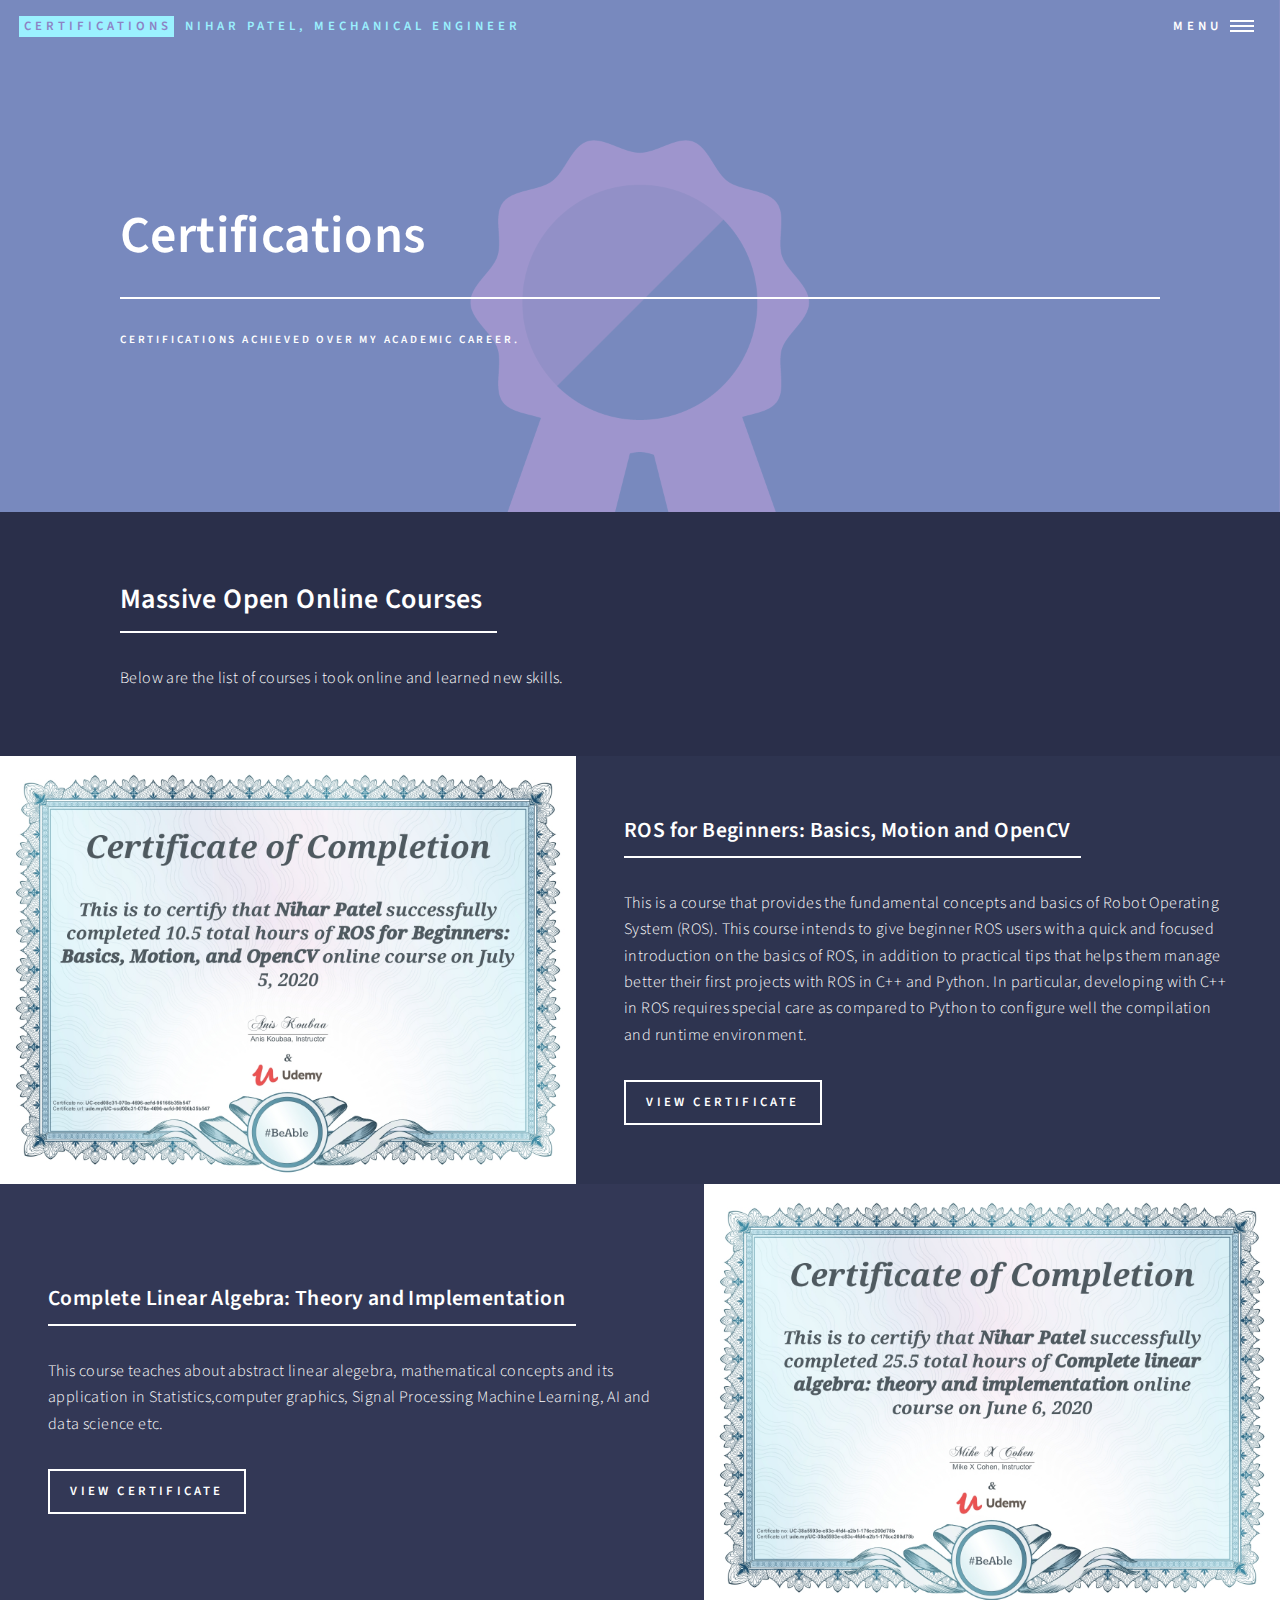
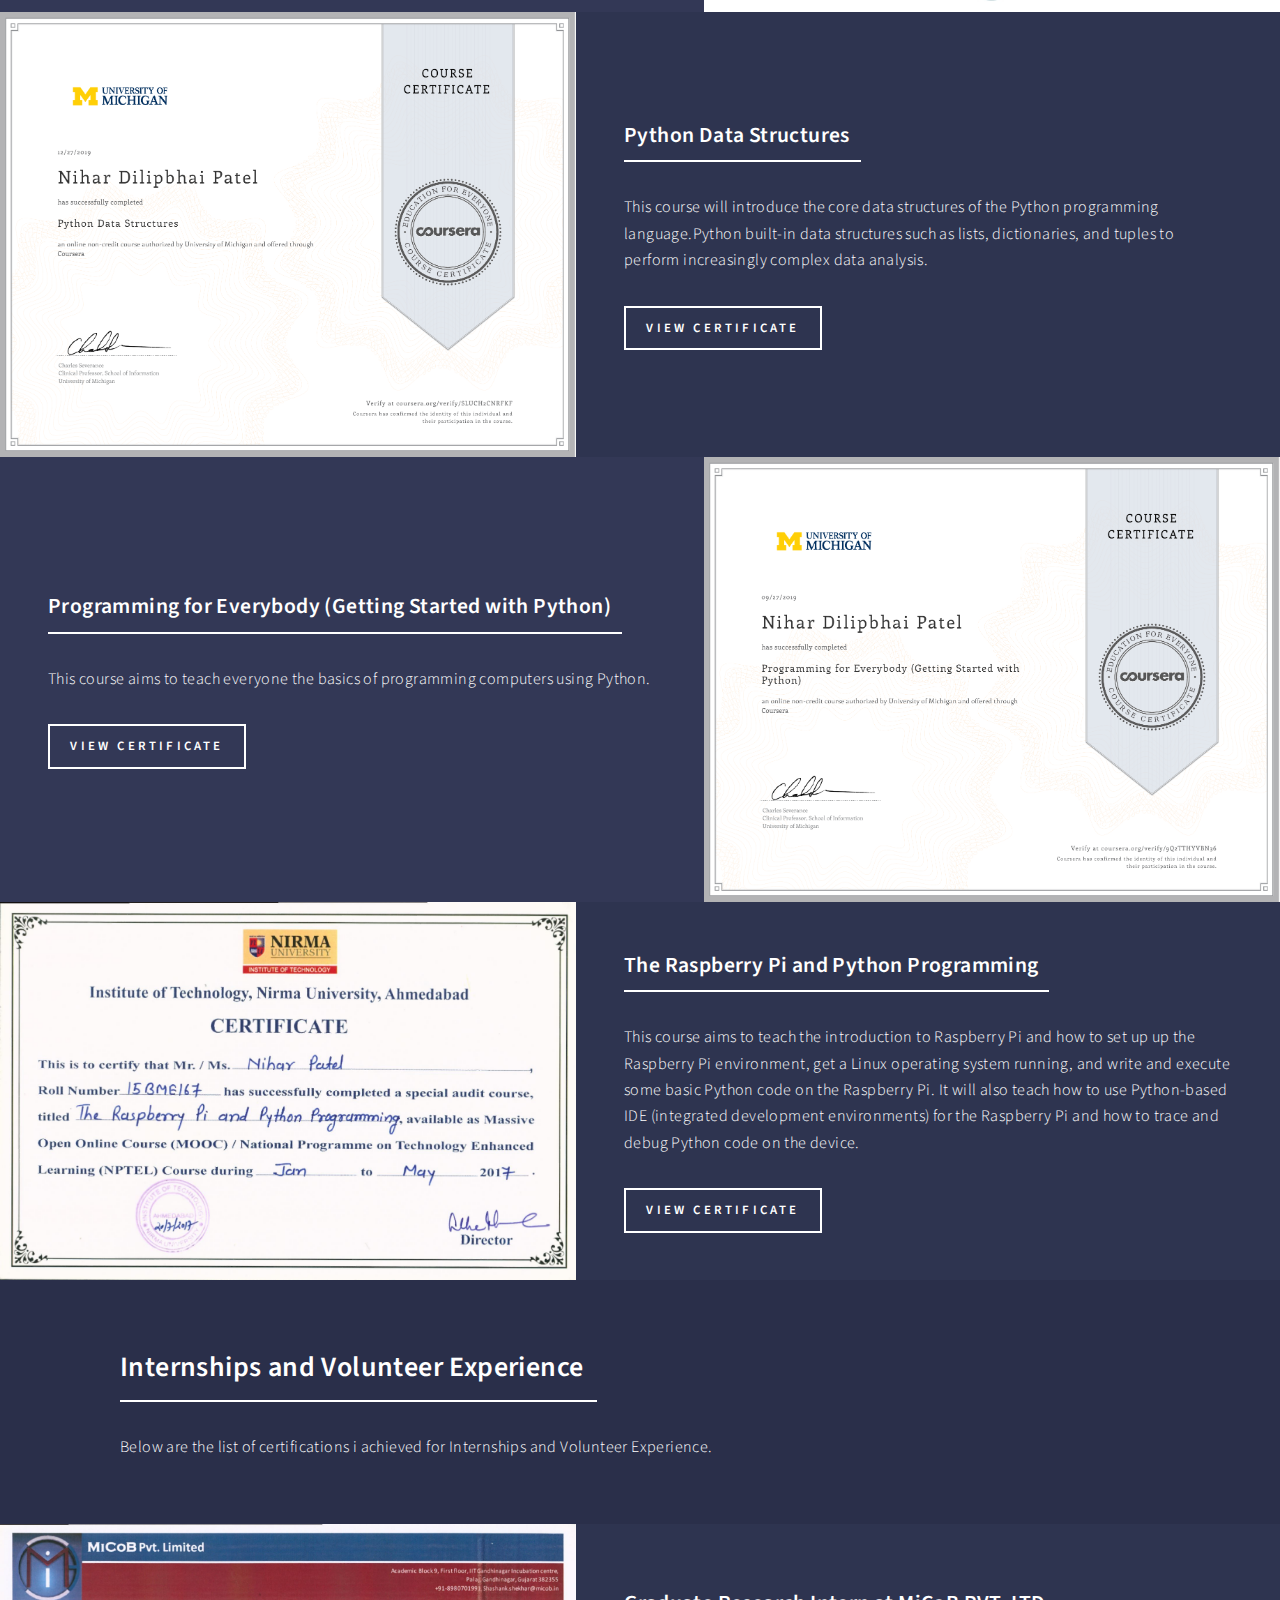
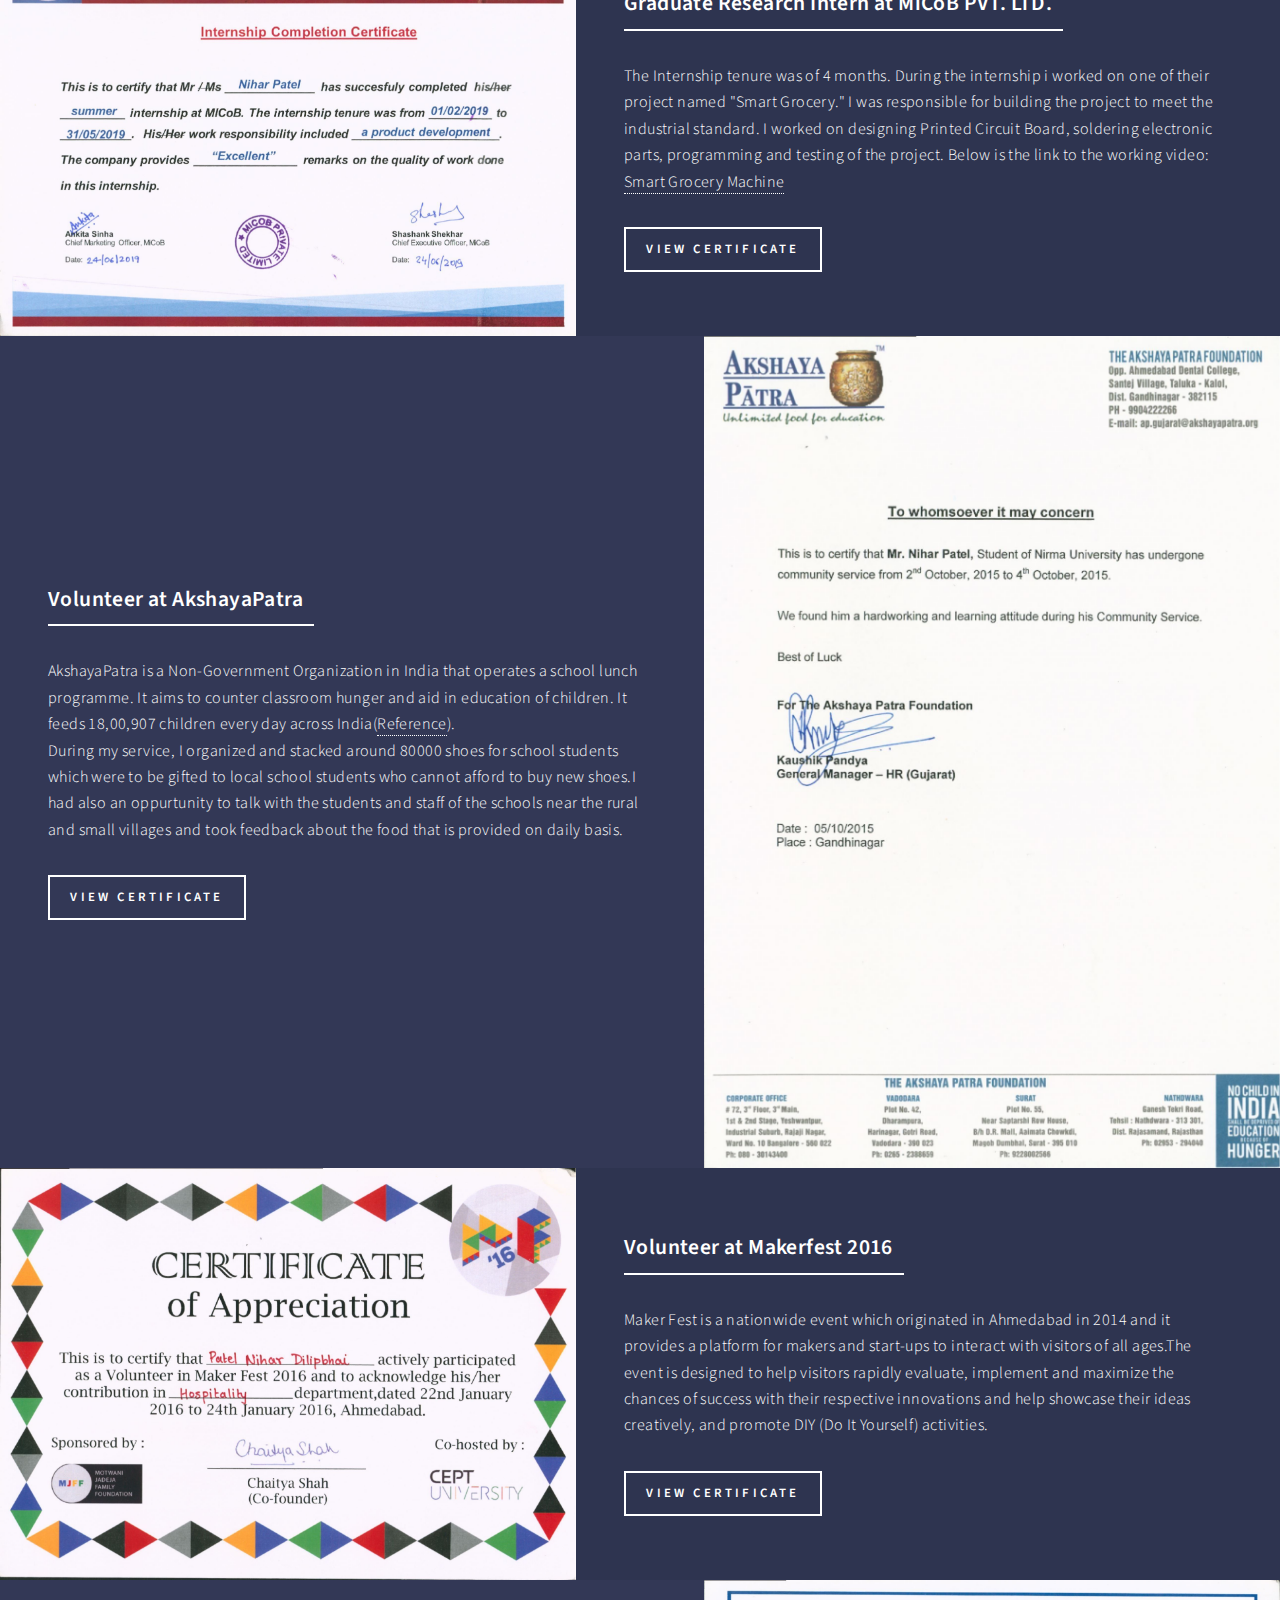
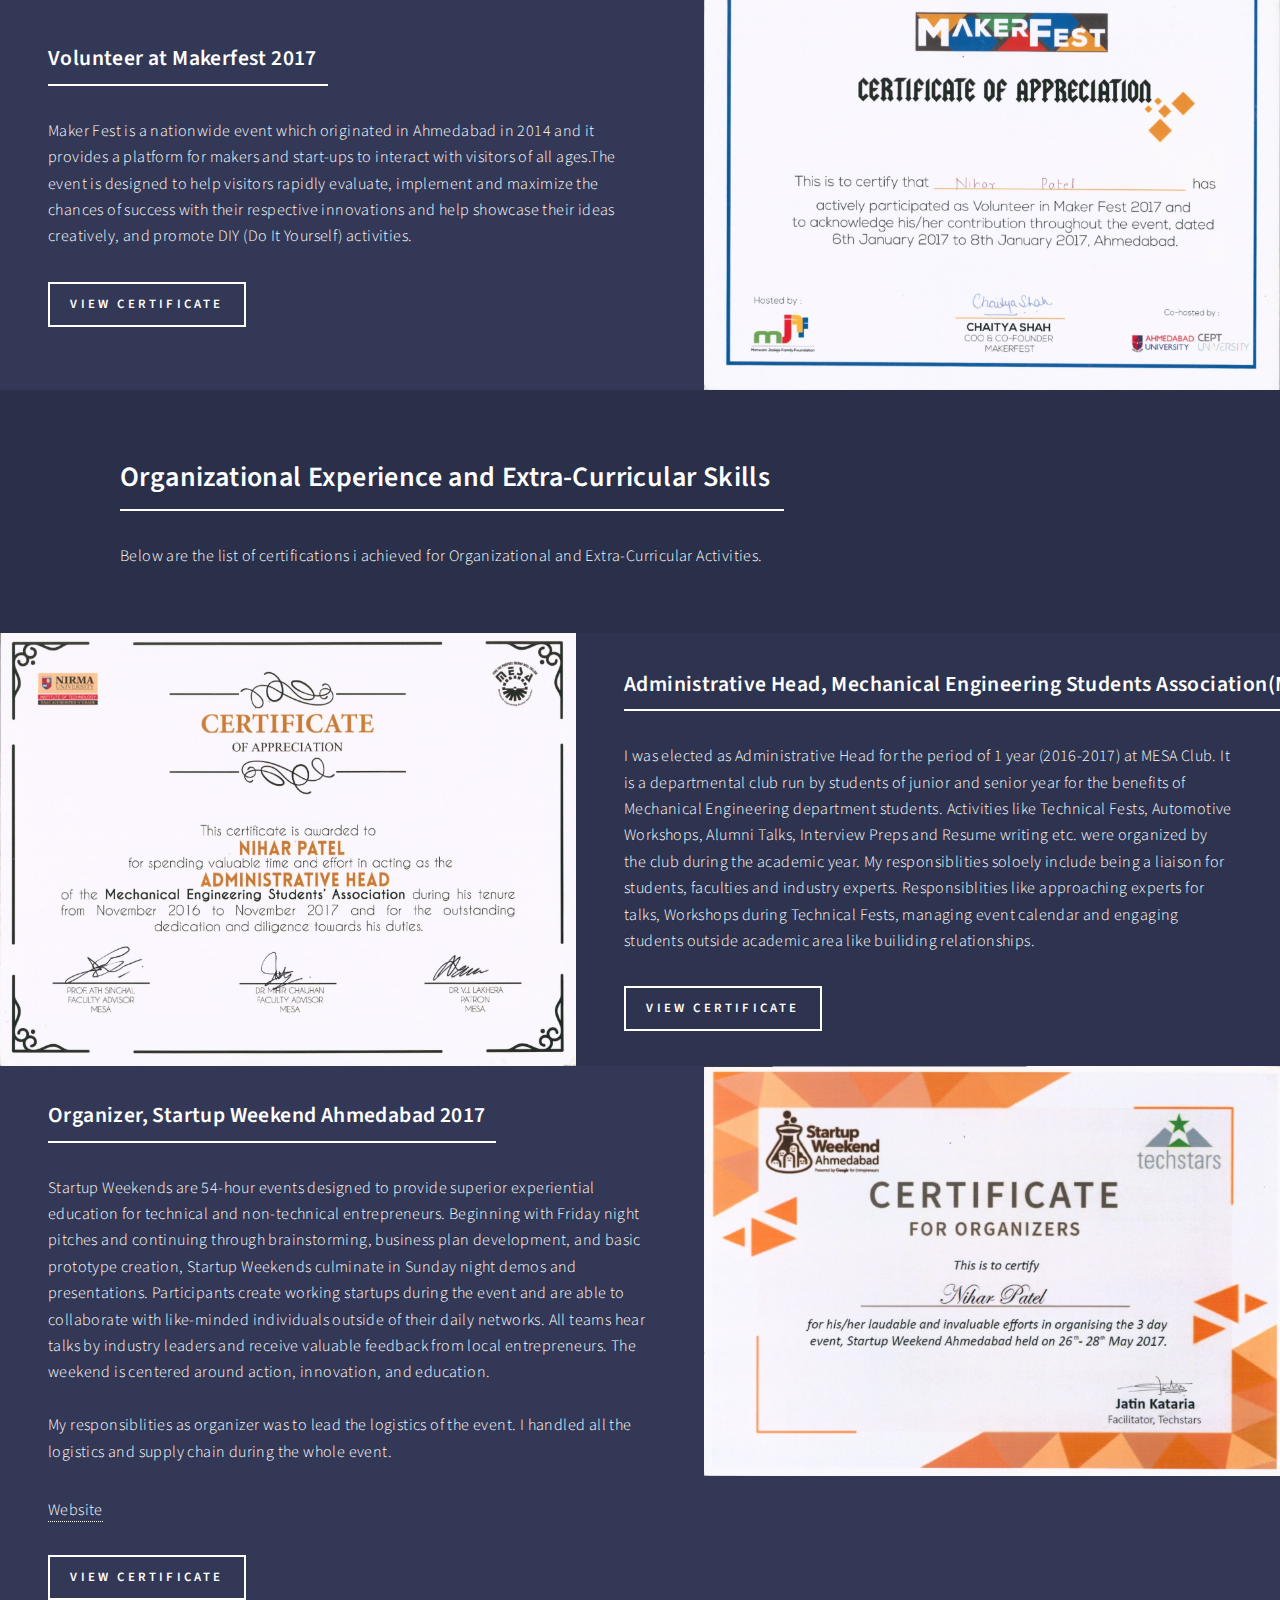
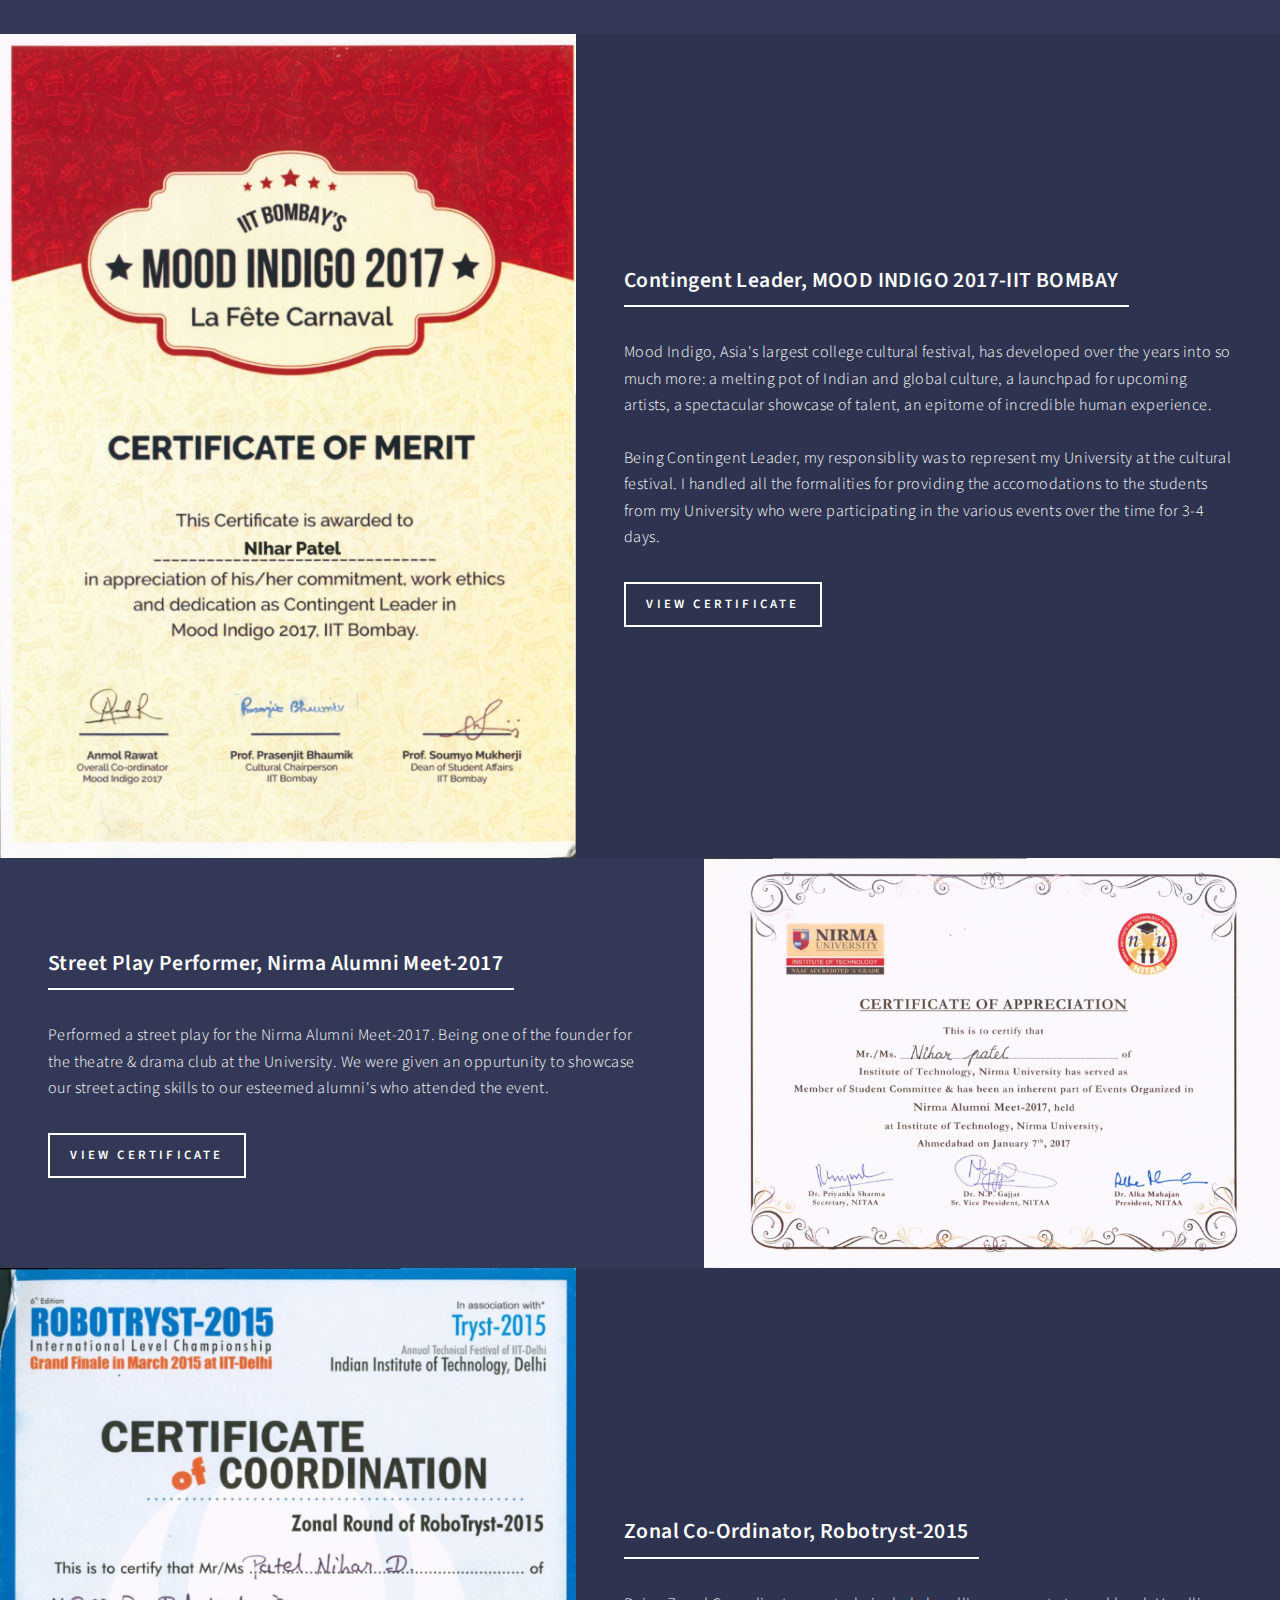
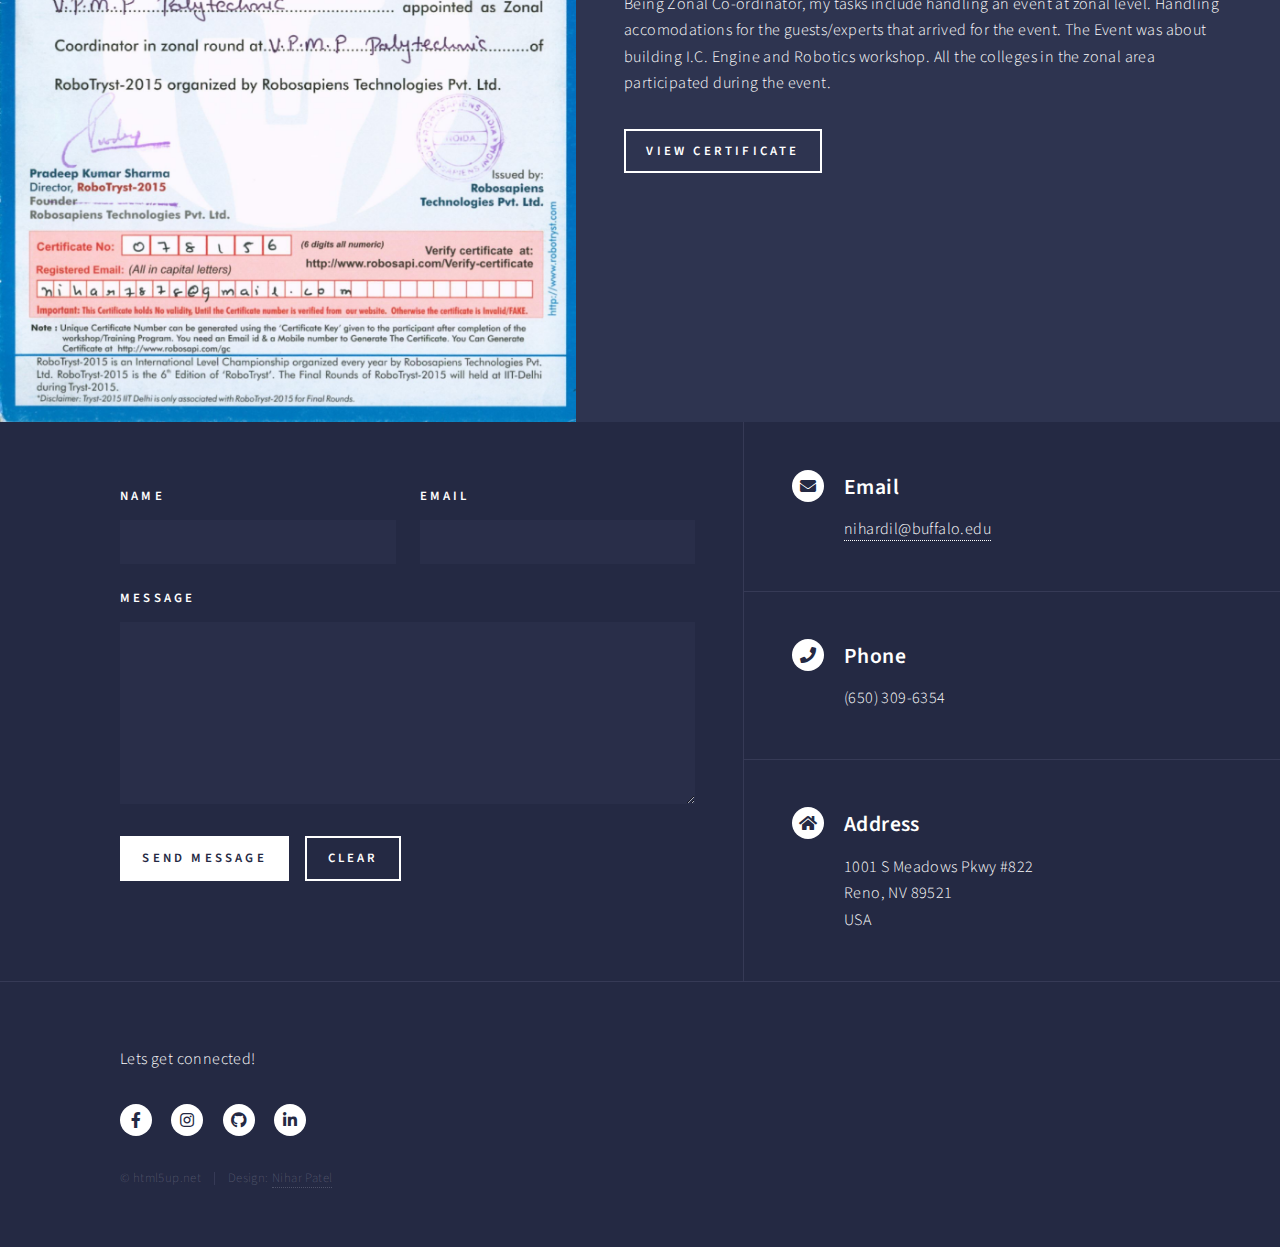
<file: landing.html>
<!DOCTYPE HTML>
<!--
	Forty by HTML5 UP
	html5up.net | @ajlkn
	Free for personal and commercial use under the CCA 3.0 license (html5up.net/license)
-->
<html>
	<head>
		<title>Nihar Patel - Certifications</title>
		<meta charset="utf-8" />
		<meta name="viewport" content="width=device-width, initial-scale=1, user-scalable=no" />
		<link rel="stylesheet" href="assets/css/main.css" />
		<noscript><link rel="stylesheet" href="assets/css/noscript.css" /></noscript>
	</head>
	<body class="is-preload">

		<!-- Wrapper -->
			<div id="wrapper">

				<!-- Header -->
				<!-- Note: The "styleN" class below should match that of the banner element. -->
					<header id="header" class="alt style2">
						<a href="index.html" class="logo"><strong>Certifications</strong> <span>Nihar Patel, Mechanical Engineer</span></a>
						<nav>
							<a href="#menu">Menu</a>
						</nav>
					</header>

				<!-- Menu -->
					<nav id="menu">
						<ul class="links">
							<li><a href="index.html">Home</a></li>
							<li><a href="courses.html">Courses</a></li>
							<li><a href="https://drive.google.com/file/d/1a4OvNfPN3-5wrT8TQyXfgDFQyjO3PsE_/view?usp=sharing">Resume</a></li> 
							<li><a href="landing.html">Certifications</a></li>
							<!-- <li><a href="generic.html">Generic</a></li>
							<li><a href="elements.html">Elements</a></li> -->
						</ul>
						<ul class="actions stacked">
							<li><a href="#" class="button primary fit">Get Started</a></li>
							<!-- <li><a href="#" class="button fit">Log In</a></li> -->
						</ul>
					</nav>

				<!-- Banner -->
				<!-- Note: The "styleN" class below should match that of the header element. -->
					<section id="banner" class="style2">
						<div class="inner">
							<span class="image">
								<img src="certifications/images/Certifications.png" alt="" />
							</span>
							<header class="major">
								<h1>Certifications</h1>
							</header>
							<div class="content">
								<p>Certifications achieved over my academic career.</p>
							</div>
						</div>
					</section>

				<!-- Main -->
					<div id="main">

						<!-- One -->
							<section id="one">
								<div class="inner">
									<header class="major">
										<h2>Massive Open Online Courses</h2>
									</header>
									<p>Below are the list of courses i took online and learned new skills.</p>
								</div>
							</section>

						<!-- Two -->
							<section id="two" class="spotlights">
								<section>
									<a href="https://www.udemy.com/certificate/UC-ccd08c31-070a-4696-acfd-96166b35b547/" class="image">
										<img src="certifications/images/ros1.jpg" alt="" data-position="center center" />
									</a>
									<div class="content">
										<div class="inner">
											<header class="major">
												<h3>ROS for Beginners: Basics, Motion and OpenCV </h3>
											</header>
											<p>This is a course that provides the fundamental concepts and basics of Robot Operating System (ROS). 
												This course intends to give beginner ROS users with a quick and focused introduction on the basics of 
												ROS, in addition to practical tips
												that helps them manage better their first projects with ROS in C++ and Python. In particular,
												developing with C++ in ROS requires special care as compared to Python to configure well the
												compilation and runtime environment. </p>
											<ul class="actions">
												<li><a href="https://www.udemy.com/certificate/UC-ccd08c31-070a-4696-acfd-96166b35b547/" class="button">View Certificate</a></li>
											</ul>
										</div>
									</div>
								</section>
								<section>
									<a href="https://www.udemy.com/certificate/UC-38a5593e-c83c-4fd4-a2b1-176cc200d78b/" class="image">
										<img src="certifications/images/linear_algebra.jpg" alt="" data-position="top center" />
									</a>
									<div class="content">
										<div class="inner">
											<header class="major">
												<h3>Complete Linear Algebra: Theory and Implementation</h3>
											</header>
											<p>This course teaches about abstract linear alegebra, mathematical concepts and its application in Statistics,computer graphics, 
												Signal Processing Machine Learning, AI and data science etc. </p>
											<ul class="actions">
												<li><a href="https://www.udemy.com/certificate/UC-38a5593e-c83c-4fd4-a2b1-176cc200d78b/" class="button">View Certificate</a></li>
											</ul>
										</div>
									</div>
								</section>
								<section>
									<a href="https://www.coursera.org/account/accomplishments/records/SLUCH2CNRFKF" class="image">
										<img src="certifications/images/python_ds-1.png" alt="" data-position="25% 25%" />
									</a>
									<div class="content">
										<div class="inner">
											<header class="major">
												<h3>Python Data Structures</h3>
											</header>
											<p>This course will introduce the core data structures of the Python programming language.Python built-in data structures such as lists, dictionaries, 
												and tuples to perform increasingly complex data analysis. </p>
											<ul class="actions">
												<li><a href="https://www.coursera.org/account/accomplishments/records/SLUCH2CNRFKF" class="button">View Certificate</a></li>
											</ul>
										</div>
									</div>
								</section>
								<section>
									<a href="https://www.coursera.org/account/accomplishments/verify/9Q2TTHYVBN36" class="image">
										<img src="certifications/images/python_intro-1.png" alt="" data-position="25% 25%" />
									</a>
									<div class="content">
										<div class="inner">
											<header class="major">
												<h3>Programming for Everybody (Getting Started with Python)</h3>
											</header>
											<p>This course aims to teach everyone the basics of programming computers using Python.</p>
											<ul class="actions">
												<li><a href="https://www.coursera.org/account/accomplishments/verify/9Q2TTHYVBN36" class="button">View Certificate</a></li>
											</ul>
										</div>
									</div>
								</section>
								<section>
									<a href="https://drive.google.com/file/d/1exlV-Zf_92O5p1pbqhYEdykasms-9N97/view?usp=sharing" class="image">
										<img src="certifications/images/certificates-01.png" alt="" data-position="25% 25%" />
									</a>
									<div class="content">
										<div class="inner">
											<header class="major">
												<h3>The Raspberry Pi and Python Programming</h3>
											</header>
											<p>This course aims to teach the introduction to Raspberry Pi and how to set up up the Raspberry Pi environment, get a 
												Linux operating system running, and write and execute some basic Python code on the Raspberry Pi. It will 
												also teach how to use Python-based IDE (integrated development environments) for the Raspberry Pi 
												and how to trace and debug Python code on the device. </p>
											<ul class="actions">
												<li><a href="https://drive.google.com/file/d/1exlV-Zf_92O5p1pbqhYEdykasms-9N97/view?usp=sharing" class="button">View Certificate</a></li>
											</ul>
										</div>
									</div>
								</section>
							</section>

						<!-- Three -->
							<section id="three">
								<div class="inner">
									<header class="major">
										<h2>Internships and Volunteer Experience</h2>
									</header>
									<p>Below are the list of certifications i achieved for Internships and Volunteer Experience.</p>
								</div>
							</section>

						<!-- Four -->
						<section id="four" class="spotlights">
							<section>
								<a href="https://drive.google.com/file/d/1VkY98tVP85vWj5rOcK-H4ba2a-ROGmxk/view?usp=sharing" class="image">
									<img src="certifications/images/certificates-18.png" alt="" data-position="center center" />
								</a>
								<div class="content">
									<div class="inner">
										<header class="major">
											<h3>Graduate Research Intern at MiCoB PVT. LTD.</h3>
										</header>
										<p>The Internship tenure was of 4 months. During the internship i worked on one of their project named "Smart Grocery." I was 
											responsible for building the project to meet the industrial standard. I worked on designing Printed Circuit Board, soldering electronic parts, programming
											and testing of the project. Below is the link to the working video: <br>
											<a href="https://youtu.be/lvI-qUGbFtk" >Smart Grocery Machine</a>
											</p>
										<ul class="actions">
											<li><a href="https://drive.google.com/file/d/1VkY98tVP85vWj5rOcK-H4ba2a-ROGmxk/view?usp=sharing" class="button">View Certificate</a></li>
										</ul>
									</div>
								</div>
							</section>	

							<section>
								<a href="https://drive.google.com/file/d/122dSDE9ieIStJL8NC_DfwnTZfqpwINlm/view?usp=sharing" class="image">
									<img src="certifications/images/certificates-22.png" alt="" data-position="center center" />
								</a>
								<div class="content">
									<div class="inner">
										<header class="major">
											<h3>Volunteer at AkshayaPatra</h3>
										</header>
										<p>AkshayaPatra is a Non-Government Organization in India that operates a school lunch programme.
											It aims to counter classroom hunger and aid in education of children. 
											It feeds 18,00,907 children every day across India(<a href="https://en.wikipedia.org/wiki/Akshaya_Patra_Foundation">Reference</a>). </br>
											During my service, I organized and stacked around 80000 shoes for school students which were to be gifted to 
											local school students who cannot afford to buy new shoes.I had also an oppurtunity to talk with the students and staff of the schools near the rural and small villages
											and took feedback about the food that is provided on daily basis.
											</p>
										<ul class="actions">
											<li><a href="https://drive.google.com/file/d/122dSDE9ieIStJL8NC_DfwnTZfqpwINlm/view?usp=sharing" class="button">View Certificate</a></li>
										</ul>
									</div>
								</div>
							</section>

							<section>
								<a href="https://drive.google.com/file/d/1l8EFGP4dpbGmaRoRakPDjrCxBIPzgbpR/view?usp=sharing" class="image">
									<img src="certifications/images/certificates-07.png" alt="" data-position="center center" />
								</a>
								<div class="content">
									<div class="inner">
										<header class="major">
											<h3>Volunteer at Makerfest 2016</h3>
										</header>
										<p> Maker Fest is a nationwide event which originated in Ahmedabad in 2014 and it provides a platform 
											for makers and start-ups to interact with visitors of all ages.The event is designed to help visitors rapidly evaluate,
											implement and maximize the chances of success with their respective innovations and help showcase
											their ideas creatively, and promote DIY (Do It Yourself) activities. 
											</p>
										<ul class="actions">
											<li><a href="https://drive.google.com/file/d/1l8EFGP4dpbGmaRoRakPDjrCxBIPzgbpR/view?usp=sharing" class="button">View Certificate</a></li>
										</ul>
									</div>
								</div>
							</section>

							<section>
								<a href="https://drive.google.com/file/d/1AD10FGrzz2ULbMwKYpjv1AroQHpg_gLD/view?usp=sharing" class="image">
									<img src="certifications/images/certificates-08.png" alt="" data-position="center center" />
								</a>
								<div class="content">
									<div class="inner">
										<header class="major">
											<h3>Volunteer at Makerfest 2017</h3>
										</header>
										<p> Maker Fest is a nationwide event which originated in Ahmedabad in 2014 and it provides a platform 
											for makers and start-ups to interact with visitors of all ages.The event is designed to help visitors rapidly evaluate,
											implement and maximize the chances of success with their respective innovations and help showcase
											their ideas creatively, and promote DIY (Do It Yourself) activities. 
											</p>
										<ul class="actions">
											<li><a href="https://drive.google.com/file/d/1AD10FGrzz2ULbMwKYpjv1AroQHpg_gLD/view?usp=sharing" class="button">View Certificate</a></li>
										</ul>
									</div>
								</div>
							</section>	


						</section>

						<!-- Five -->
						<section id="Five">
							<div class="inner">
								<header class="major">
									<h2>Organizational Experience and Extra-Curricular Skills</h2>
								</header>
								<p>Below are the list of certifications i achieved for Organizational and Extra-Curricular Activities.</p>
							</div>
						</section>						

						<!-- Six -->
						<section id="Six" class="spotlights">
							<section>
								<a href="https://drive.google.com/file/d/1xwrs-k6Pb0y6VRZ4RD1BPrGsESz_viwQ/view?usp=sharing" class="image">
									<img src="certifications/images/certificates-19.png" alt="" data-position="center center" />
								</a>
								<div class="content">
									<div class="inner">
										<header class="major">
											<h3>Administrative Head, Mechanical Engineering Students Association(MESA)</h3>
										</header>
										<p>I was elected as Administrative Head for the period of 1 year (2016-2017) at MESA Club. It is a departmental club run by students 
											of junior and senior year for the benefits of Mechanical Engineering department students. Activities like Technical Fests, Automotive
											Workshops, Alumni Talks, Interview Preps and Resume writing etc. were organized by the club during the academic year. My responsiblities 
											soloely include being a liaison for students,
											faculties and industry experts. Responsiblities like approaching experts for talks, Workshops during Technical Fests, managing event calendar and engaging 
											students outside academic area like builiding relationships. 
											</p>
										<ul class="actions">
											<li><a href="https://drive.google.com/file/d/1xwrs-k6Pb0y6VRZ4RD1BPrGsESz_viwQ/view?usp=sharing" class="button">View Certificate</a></li>
										</ul>
									</div>
								</div>
							</section>
							<section>
								<a href="https://drive.google.com/file/d/15HA_iM9oJNKMkz6KzIsTXs_MTaSiCLFx/view?usp=sharing" class="image">
									<img src="certifications/images/certificates-14.png" alt="" data-position="center center" />
								</a>
								<div class="content">
									<div class="inner">
										<header class="major">
											<h3>Organizer, Startup Weekend Ahmedabad 2017</h3>
										</header>
										<p>Startup Weekends are 54-hour events designed to provide superior experiential education for technical and non-technical entrepreneurs. 
											Beginning with Friday night pitches and continuing through brainstorming, business plan development, and basic prototype creation,
											Startup Weekends culminate in Sunday night demos and presentations. Participants create working startups during the event and are 
											able to collaborate with like-minded individuals outside of their daily networks. All teams hear talks by industry 
											leaders and receive valuable feedback from local entrepreneurs. The weekend is centered around action, innovation, and education.
										</br></br>
											My responsiblities as organizer was to lead the logistics of the event. I handled all the logistics and supply chain during the whole event. 
											</p>
											<p><a href="http://communities.techstars.com/india/ahmedabad-gujarat-india/startup-weekend/10831">Website</a></p>
										<ul class="actions">
											<li><a href="https://drive.google.com/file/d/15HA_iM9oJNKMkz6KzIsTXs_MTaSiCLFx/view?usp=sharing" class="button">View Certificate</a></li>
										</ul>
									</div>
								</div>
							</section>
							<section>
								<a href="https://drive.google.com/file/d/158gZOhZaBfmFnSgMKmu8s174PkMsVWMW/view?usp=sharing" class="image">
									<img src="certifications/images/certificates-15.png" alt="" data-position="center center" />
								</a>
								<div class="content">
									<div class="inner">
										<header class="major">
											<h3>Contingent Leader, MOOD INDIGO 2017-IIT BOMBAY</h3>
										</header>
										<p>Mood Indigo, Asia's largest college cultural festival, has developed over the years into so much more:
											a melting pot of Indian and global culture,
											a launchpad for upcoming artists, a spectacular showcase of talent, an epitome of incredible human experience.
											</br></br>
											Being Contingent Leader, my responsiblity was to represent my University at the cultural festival. I handled all the formalities
											for providing the accomodations to the students from my University who were participating in the various events over the time for 
											3-4 days.
										</p>
										<ul class="actions">
											<li><a href="https://drive.google.com/file/d/158gZOhZaBfmFnSgMKmu8s174PkMsVWMW/view?usp=sharing" class="button">View Certificate</a></li>
										</ul>
									</div>
								</div>
							</section>
							<section>
								<a href="https://drive.google.com/file/d/1AW1Elf_6KEu9G19IEmt3ONL-YT6payNo/view?usp=sharing" class="image">
									<img src="certifications/images/certificates-17.png" alt="" data-position="center center" />
								</a>
								<div class="content">
									<div class="inner">
										<header class="major">
											<h3>Street Play Performer, Nirma Alumni Meet-2017</h3>
										</header>
										<p> Performed a street play for the Nirma Alumni Meet-2017. Being one of the founder for the theatre & drama club at the 
											University. We were given an oppurtunity to showcase our street acting skills to our esteemed alumni's who attended the event.
										</p>
										<ul class="actions">
											<li><a href="https://drive.google.com/file/d/1AW1Elf_6KEu9G19IEmt3ONL-YT6payNo/view?usp=sharing" class="button">View Certificate</a></li>
										</ul>
									</div>
								</div>
							</section>			
							<section>
								<a href="https://drive.google.com/file/d/1NOLi8q10uFXFxcyQPchHm9fS15C--D6m/view?usp=sharing" class="image">
									<img src="certifications/images/certificates-09.png" alt="" data-position="center center" />
								</a>
								<div class="content">
									<div class="inner">
										<header class="major">
											<h3>Zonal Co-Ordinator, Robotryst-2015</h3>
										</header>
										<p>Being Zonal Co-ordinator, my tasks include handling an event at zonal level. Handling accomodations for the guests/experts that 
											arrived for the event. The Event was about building I.C. Engine and Robotics workshop. All the colleges in the zonal area participated during 
											the event.
											</p>
										<ul class="actions">
											<li><a href="https://drive.google.com/file/d/1NOLi8q10uFXFxcyQPchHm9fS15C--D6m/view?usp=sharing" class="button">View Certificate</a></li>
										</ul>
									</div>
								</div>
							</section>
						</section>						
					</div>

				<!-- Contact -->
				<section id="contact">
					<div class="inner">
						<section>
							<form method="post" action="#">
								<div class="fields">
									<div class="field half">
										<label for="name">Name</label>
										<input type="text" name="name" id="name" />
									</div>
									<div class="field half">
										<label for="email">Email</label>
										<input type="text" name="email" id="email" />
									</div>
									<div class="field">
										<label for="message">Message</label>
										<textarea name="message" id="message" rows="6"></textarea>
									</div>
								</div>
								<ul class="actions">
									<li><input type="submit" value="Send Message" class="primary" /></li>
									<li><input type="reset" value="Clear" /></li>
								</ul>
							</form>
						</section>
						<section class="split">
							<section>
								<div class="contact-method">
									<span class="icon solid alt fa-envelope"></span>
									<h3>Email</h3>
									<a href="mailto:nihardil@buffalo.edu">nihardil@buffalo.edu</a>
								</div>
							</section>
							<section>
								<div class="contact-method">
									<span class="icon solid alt fa-phone"></span>
									<h3>Phone</h3>
									<span>(650) 309-6354</span>
								</div>
							</section>
							<section>
								<div class="contact-method">
									<span class="icon solid alt fa-home"></span>
									<h3>Address</h3>
									<span>1001 S Meadows Pkwy #822<br />
									Reno, NV 89521<br />
									USA</span>
								</div>
							</section>
						</section>
					</div>
				</section>


				<!-- Footer -->
					<footer id="footer">
						<div class="inner">
							<ul class="icons">
								<p>Lets get connected! </p>
								<!-- <li><a href="#" class="icon brands alt fa-twitter"><span class="label">Twitter</span></a></li> -->
								<li><a href="https://www.facebook.com/Zedi.95" class="icon brands alt fa-facebook-f"><span class="label">Facebook</span></a></li>
								<li><a href="https://www.instagram.com/thehash_tagger/" class="icon brands alt fa-instagram"><span class="label">Instagram</span></a></li>
								<li><a href="https://github.com/nihar0602" class="icon brands alt fa-github"><span class="label">GitHub</span></a></li>
								<li><a href="https://www.linkedin.com/in/nihar0602/" class="icon brands alt fa-linkedin-in"><span class="label">LinkedIn</span></a></li>
							</ul>
							<ul class="copyright">
								<li>&copy; html5up.net</li><li>Design: <a>Nihar Patel</a></li>
							</ul>
						</div>
					</footer>

			</div>

		<!-- Scripts -->
			<script src="assets/js/jquery.min.js"></script>
			<script src="assets/js/jquery.scrolly.min.js"></script>
			<script src="assets/js/jquery.scrollex.min.js"></script>
			<script src="assets/js/browser.min.js"></script>
			<script src="assets/js/breakpoints.min.js"></script>
			<script src="assets/js/util.js"></script>
			<script src="assets/js/main.js"></script>

	</body>
</html>
</file>
<file: assets/css/noscript.css>
/*
	Forty by HTML5 UP
	html5up.net | @ajlkn
	Free for personal and commercial use under the CCA 3.0 license (html5up.net/license)
*/

/* Banner */

	body.is-preload #banner:after {
		opacity: 0.85;
	}

	body.is-preload #banner > .inner {
		-moz-filter: none;
		-webkit-filter: none;
		-ms-filter: none;
		filter: none;
		-moz-transform: none;
		-webkit-transform: none;
		-ms-transform: none;
		transform: none;
		opacity: 1;
	}
</file>
<file: assets/css/main.css>
@import url(fontawesome-all.min.css);
@import url("https://fonts.googleapis.com/css?family=Source+Sans+Pro:300,300italic,600,600italic");

/*
	Forty by HTML5 UP
	html5up.net | @ajlkn
	Free for personal and commercial use under the CCA 3.0 license (html5up.net/license)
*/

html, body, div, span, applet, object,
iframe, h1, h2, h3, h4, h5, h6, p, blockquote,
pre, a, abbr, acronym, address, big, cite,
code, del, dfn, em, img, ins, kbd, q, s, samp,
small, strike, strong, sub, sup, tt, var, b,
u, i, center, dl, dt, dd, ol, ul, li, fieldset,
form, label, legend, table, caption, tbody,
tfoot, thead, tr, th, td, article, aside,
canvas, details, embed, figure, figcaption,
footer, header, hgroup, menu, nav, output, ruby,
section, summary, time, mark, audio, video {
	margin: 0;
	padding: 0;
	border: 0;
	font-size: 100%;
	font: inherit;
	vertical-align: baseline;}

article, aside, details, figcaption, figure,
footer, header, hgroup, menu, nav, section {
	display: block;}

body {
	line-height: 1;
}

ol, ul {
	list-style: none;
}

blockquote, q {
	quotes: none;
}

	blockquote:before, blockquote:after, q:before, q:after {
		content: '';
		content: none;
	}

table {
	border-collapse: collapse;
	border-spacing: 0;
}

body {
	-webkit-text-size-adjust: none;
}

mark {
	background-color: transparent;
	color: inherit;
}

input::-moz-focus-inner {
	border: 0;
	padding: 0;
}

input, select, textarea {
	-moz-appearance: none;
	-webkit-appearance: none;
	-ms-appearance: none;
	appearance: none;
}

/* Basic */

	@-ms-viewport {
		width: device-width;
	}

	body {
		-ms-overflow-style: scrollbar;
	}

	@media screen and (max-width: 480px) {

		html, body {
			min-width: 320px;
		}

	}

	html {
		box-sizing: border-box;
	}

	*, *:before, *:after {
		box-sizing: inherit;
	}

	body {
		background: #242943;
	}

		body.is-preload *, body.is-preload *:before, body.is-preload *:after {
			-moz-animation: none !important;
			-webkit-animation: none !important;
			-ms-animation: none !important;
			animation: none !important;
			-moz-transition: none !important;
			-webkit-transition: none !important;
			-ms-transition: none !important;
			transition: none !important;
		}

/* Type */

	body, input, select, textarea {
		color: #ffffff;
		font-family: "Source Sans Pro", Helvetica, sans-serif;
		font-size: 17pt;
		font-weight: 300;
		letter-spacing: 0.025em;
		line-height: 1.65;
	}

		@media screen and (max-width: 1680px) {

			body, input, select, textarea {
				font-size: 14pt;
			}

		}

		@media screen and (max-width: 1280px) {

			body, input, select, textarea {
				font-size: 12pt;
			}

		}

		@media screen and (max-width: 360px) {

			body, input, select, textarea {
				font-size: 11pt;
			}

		}

	a {
		-moz-transition: color 0.2s ease-in-out, border-bottom-color 0.2s ease-in-out;
		-webkit-transition: color 0.2s ease-in-out, border-bottom-color 0.2s ease-in-out;
		-ms-transition: color 0.2s ease-in-out, border-bottom-color 0.2s ease-in-out;
		transition: color 0.2s ease-in-out, border-bottom-color 0.2s ease-in-out;
		border-bottom: dotted 1px;
		color: inherit;
		text-decoration: none;
	}

		a:hover {
			border-bottom-color: transparent;
			color: #9bf1ff !important;
		}

		a:active {
			color: #53e3fb !important;
		}

	strong, b {
		color: #ffffff;
		font-weight: 600;
	}

	em, i {
		font-style: italic;
	}

	p {
		margin: 0 0 2em 0;
	}

	h1, h2, h3, h4, h5, h6 {
		color: #ffffff;
		font-weight: 600;
		line-height: 1.65;
		margin: 0 0 1em 0;
	}

		h1 a, h2 a, h3 a, h4 a, h5 a, h6 a {
			color: inherit;
			border-bottom: 0;
		}

	h1 {
		font-size: 2.5em;
	}

	h2 {
		font-size: 1.75em;
	}

	h3 {
		font-size: 1.35em;
	}

	h4 {
		font-size: 1.1em;
	}

	h5 {
		font-size: 0.9em;
	}

	h6 {
		font-size: 0.7em;
	}

	@media screen and (max-width: 736px) {

		h1 {
			font-size: 2em;
		}

		h2 {
			font-size: 1.5em;
		}

		h3 {
			font-size: 1.25em;
		}

	}

	sub {
		font-size: 0.8em;
		position: relative;
		top: 0.5em;
	}

	sup {
		font-size: 0.8em;
		position: relative;
		top: -0.5em;
	}

	blockquote {
		border-left: solid 4px rgba(212, 212, 255, 0.1);
		font-style: italic;
		margin: 0 0 2em 0;
		padding: 0.5em 0 0.5em 2em;
	}

	code {
		background: rgba(212, 212, 255, 0.035);
		font-family: "Courier New", monospace;
		font-size: 0.9em;
		margin: 0 0.25em;
		padding: 0.25em 0.65em;
	}

	pre {
		-webkit-overflow-scrolling: touch;
		font-family: "Courier New", monospace;
		font-size: 0.9em;
		margin: 0 0 2em 0;
	}

		pre code {
			display: block;
			line-height: 1.75;
			padding: 1em 1.5em;
			overflow-x: auto;
		}

	hr {
		border: 0;
		border-bottom: solid 1px rgba(212, 212, 255, 0.1);
		margin: 2em 0;
	}

		hr.major {
			margin: 3em 0;
		}

	.align-left {
		text-align: left;
	}

	.align-center {
		text-align: center;
	}

	.align-right {
		text-align: right;
	}

/* Row */

	.row {
		display: flex;
		flex-wrap: wrap;
		box-sizing: border-box;
		align-items: stretch;
	}

		.row > * {
			box-sizing: border-box;
		}

		.row.gtr-uniform > * > :last-child {
			margin-bottom: 0;
		}

		.row.aln-left {
			justify-content: flex-start;
		}

		.row.aln-center {
			justify-content: center;
		}

		.row.aln-right {
			justify-content: flex-end;
		}

		.row.aln-top {
			align-items: flex-start;
		}

		.row.aln-middle {
			align-items: center;
		}

		.row.aln-bottom {
			align-items: flex-end;
		}

		.row > .imp {
			order: -1;
		}

		.row > .col-1 {
			width: 8.33333%;
		}

		.row > .off-1 {
			margin-left: 8.33333%;
		}

		.row > .col-2 {
			width: 16.66667%;
		}

		.row > .off-2 {
			margin-left: 16.66667%;
		}

		.row > .col-3 {
			width: 25%;
		}

		.row > .off-3 {
			margin-left: 25%;
		}

		.row > .col-4 {
			width: 33.33333%;
		}

		.row > .off-4 {
			margin-left: 33.33333%;
		}

		.row > .col-5 {
			width: 41.66667%;
		}

		.row > .off-5 {
			margin-left: 41.66667%;
		}

		.row > .col-6 {
			width: 50%;
		}

		.row > .off-6 {
			margin-left: 50%;
		}

		.row > .col-7 {
			width: 58.33333%;
		}

		.row > .off-7 {
			margin-left: 58.33333%;
		}

		.row > .col-8 {
			width: 66.66667%;
		}

		.row > .off-8 {
			margin-left: 66.66667%;
		}

		.row > .col-9 {
			width: 75%;
		}

		.row > .off-9 {
			margin-left: 75%;
		}

		.row > .col-10 {
			width: 83.33333%;
		}

		.row > .off-10 {
			margin-left: 83.33333%;
		}

		.row > .col-11 {
			width: 91.66667%;
		}

		.row > .off-11 {
			margin-left: 91.66667%;
		}

		.row > .col-12 {
			width: 100%;
		}

		.row > .off-12 {
			margin-left: 100%;
		}

		.row.gtr-0 {
			margin-top: 0;
			margin-left: 0em;
		}

			.row.gtr-0 > * {
				padding: 0 0 0 0em;
			}

			.row.gtr-0.gtr-uniform {
				margin-top: 0em;
			}

				.row.gtr-0.gtr-uniform > * {
					padding-top: 0em;
				}

		.row.gtr-25 {
			margin-top: 0;
			margin-left: -0.5em;
		}

			.row.gtr-25 > * {
				padding: 0 0 0 0.5em;
			}

			.row.gtr-25.gtr-uniform {
				margin-top: -0.5em;
			}

				.row.gtr-25.gtr-uniform > * {
					padding-top: 0.5em;
				}

		.row.gtr-50 {
			margin-top: 0;
			margin-left: -1em;
		}

			.row.gtr-50 > * {
				padding: 0 0 0 1em;
			}

			.row.gtr-50.gtr-uniform {
				margin-top: -1em;
			}

				.row.gtr-50.gtr-uniform > * {
					padding-top: 1em;
				}

		.row {
			margin-top: 0;
			margin-left: -2em;
		}

			.row > * {
				padding: 0 0 0 2em;
			}

			.row.gtr-uniform {
				margin-top: -2em;
			}

				.row.gtr-uniform > * {
					padding-top: 2em;
				}

		.row.gtr-150 {
			margin-top: 0;
			margin-left: -3em;
		}

			.row.gtr-150 > * {
				padding: 0 0 0 3em;
			}

			.row.gtr-150.gtr-uniform {
				margin-top: -3em;
			}

				.row.gtr-150.gtr-uniform > * {
					padding-top: 3em;
				}

		.row.gtr-200 {
			margin-top: 0;
			margin-left: -4em;
		}

			.row.gtr-200 > * {
				padding: 0 0 0 4em;
			}

			.row.gtr-200.gtr-uniform {
				margin-top: -4em;
			}

				.row.gtr-200.gtr-uniform > * {
					padding-top: 4em;
				}

		@media screen and (max-width: 1680px) {

			.row {
				display: flex;
				flex-wrap: wrap;
				box-sizing: border-box;
				align-items: stretch;
			}

				.row > * {
					box-sizing: border-box;
				}

				.row.gtr-uniform > * > :last-child {
					margin-bottom: 0;
				}

				.row.aln-left {
					justify-content: flex-start;
				}

				.row.aln-center {
					justify-content: center;
				}

				.row.aln-right {
					justify-content: flex-end;
				}

				.row.aln-top {
					align-items: flex-start;
				}

				.row.aln-middle {
					align-items: center;
				}

				.row.aln-bottom {
					align-items: flex-end;
				}

				.row > .imp-xlarge {
					order: -1;
				}

				.row > .col-1-xlarge {
					width: 8.33333%;
				}

				.row > .off-1-xlarge {
					margin-left: 8.33333%;
				}

				.row > .col-2-xlarge {
					width: 16.66667%;
				}

				.row > .off-2-xlarge {
					margin-left: 16.66667%;
				}

				.row > .col-3-xlarge {
					width: 25%;
				}

				.row > .off-3-xlarge {
					margin-left: 25%;
				}

				.row > .col-4-xlarge {
					width: 33.33333%;
				}

				.row > .off-4-xlarge {
					margin-left: 33.33333%;
				}

				.row > .col-5-xlarge {
					width: 41.66667%;
				}

				.row > .off-5-xlarge {
					margin-left: 41.66667%;
				}

				.row > .col-6-xlarge {
					width: 50%;
				}

				.row > .off-6-xlarge {
					margin-left: 50%;
				}

				.row > .col-7-xlarge {
					width: 58.33333%;
				}

				.row > .off-7-xlarge {
					margin-left: 58.33333%;
				}

				.row > .col-8-xlarge {
					width: 66.66667%;
				}

				.row > .off-8-xlarge {
					margin-left: 66.66667%;
				}

				.row > .col-9-xlarge {
					width: 75%;
				}

				.row > .off-9-xlarge {
					margin-left: 75%;
				}

				.row > .col-10-xlarge {
					width: 83.33333%;
				}

				.row > .off-10-xlarge {
					margin-left: 83.33333%;
				}

				.row > .col-11-xlarge {
					width: 91.66667%;
				}

				.row > .off-11-xlarge {
					margin-left: 91.66667%;
				}

				.row > .col-12-xlarge {
					width: 100%;
				}

				.row > .off-12-xlarge {
					margin-left: 100%;
				}

				.row.gtr-0 {
					margin-top: 0;
					margin-left: 0em;
				}

					.row.gtr-0 > * {
						padding: 0 0 0 0em;
					}

					.row.gtr-0.gtr-uniform {
						margin-top: 0em;
					}

						.row.gtr-0.gtr-uniform > * {
							padding-top: 0em;
						}

				.row.gtr-25 {
					margin-top: 0;
					margin-left: -0.5em;
				}

					.row.gtr-25 > * {
						padding: 0 0 0 0.5em;
					}

					.row.gtr-25.gtr-uniform {
						margin-top: -0.5em;
					}

						.row.gtr-25.gtr-uniform > * {
							padding-top: 0.5em;
						}

				.row.gtr-50 {
					margin-top: 0;
					margin-left: -1em;
				}

					.row.gtr-50 > * {
						padding: 0 0 0 1em;
					}

					.row.gtr-50.gtr-uniform {
						margin-top: -1em;
					}

						.row.gtr-50.gtr-uniform > * {
							padding-top: 1em;
						}

				.row {
					margin-top: 0;
					margin-left: -2em;
				}

					.row > * {
						padding: 0 0 0 2em;
					}

					.row.gtr-uniform {
						margin-top: -2em;
					}

						.row.gtr-uniform > * {
							padding-top: 2em;
						}

				.row.gtr-150 {
					margin-top: 0;
					margin-left: -3em;
				}

					.row.gtr-150 > * {
						padding: 0 0 0 3em;
					}

					.row.gtr-150.gtr-uniform {
						margin-top: -3em;
					}

						.row.gtr-150.gtr-uniform > * {
							padding-top: 3em;
						}

				.row.gtr-200 {
					margin-top: 0;
					margin-left: -4em;
				}

					.row.gtr-200 > * {
						padding: 0 0 0 4em;
					}

					.row.gtr-200.gtr-uniform {
						margin-top: -4em;
					}

						.row.gtr-200.gtr-uniform > * {
							padding-top: 4em;
						}

		}

		@media screen and (max-width: 1280px) {

			.row {
				display: flex;
				flex-wrap: wrap;
				box-sizing: border-box;
				align-items: stretch;
			}

				.row > * {
					box-sizing: border-box;
				}

				.row.gtr-uniform > * > :last-child {
					margin-bottom: 0;
				}

				.row.aln-left {
					justify-content: flex-start;
				}

				.row.aln-center {
					justify-content: center;
				}

				.row.aln-right {
					justify-content: flex-end;
				}

				.row.aln-top {
					align-items: flex-start;
				}

				.row.aln-middle {
					align-items: center;
				}

				.row.aln-bottom {
					align-items: flex-end;
				}

				.row > .imp-large {
					order: -1;
				}

				.row > .col-1-large {
					width: 8.33333%;
				}

				.row > .off-1-large {
					margin-left: 8.33333%;
				}

				.row > .col-2-large {
					width: 16.66667%;
				}

				.row > .off-2-large {
					margin-left: 16.66667%;
				}

				.row > .col-3-large {
					width: 25%;
				}

				.row > .off-3-large {
					margin-left: 25%;
				}

				.row > .col-4-large {
					width: 33.33333%;
				}

				.row > .off-4-large {
					margin-left: 33.33333%;
				}

				.row > .col-5-large {
					width: 41.66667%;
				}

				.row > .off-5-large {
					margin-left: 41.66667%;
				}

				.row > .col-6-large {
					width: 50%;
				}

				.row > .off-6-large {
					margin-left: 50%;
				}

				.row > .col-7-large {
					width: 58.33333%;
				}

				.row > .off-7-large {
					margin-left: 58.33333%;
				}

				.row > .col-8-large {
					width: 66.66667%;
				}

				.row > .off-8-large {
					margin-left: 66.66667%;
				}

				.row > .col-9-large {
					width: 75%;
				}

				.row > .off-9-large {
					margin-left: 75%;
				}

				.row > .col-10-large {
					width: 83.33333%;
				}

				.row > .off-10-large {
					margin-left: 83.33333%;
				}

				.row > .col-11-large {
					width: 91.66667%;
				}

				.row > .off-11-large {
					margin-left: 91.66667%;
				}

				.row > .col-12-large {
					width: 100%;
				}

				.row > .off-12-large {
					margin-left: 100%;
				}

				.row.gtr-0 {
					margin-top: 0;
					margin-left: 0em;
				}

					.row.gtr-0 > * {
						padding: 0 0 0 0em;
					}

					.row.gtr-0.gtr-uniform {
						margin-top: 0em;
					}

						.row.gtr-0.gtr-uniform > * {
							padding-top: 0em;
						}

				.row.gtr-25 {
					margin-top: 0;
					margin-left: -0.375em;
				}

					.row.gtr-25 > * {
						padding: 0 0 0 0.375em;
					}

					.row.gtr-25.gtr-uniform {
						margin-top: -0.375em;
					}

						.row.gtr-25.gtr-uniform > * {
							padding-top: 0.375em;
						}

				.row.gtr-50 {
					margin-top: 0;
					margin-left: -0.75em;
				}

					.row.gtr-50 > * {
						padding: 0 0 0 0.75em;
					}

					.row.gtr-50.gtr-uniform {
						margin-top: -0.75em;
					}

						.row.gtr-50.gtr-uniform > * {
							padding-top: 0.75em;
						}

				.row {
					margin-top: 0;
					margin-left: -1.5em;
				}

					.row > * {
						padding: 0 0 0 1.5em;
					}

					.row.gtr-uniform {
						margin-top: -1.5em;
					}

						.row.gtr-uniform > * {
							padding-top: 1.5em;
						}

				.row.gtr-150 {
					margin-top: 0;
					margin-left: -2.25em;
				}

					.row.gtr-150 > * {
						padding: 0 0 0 2.25em;
					}

					.row.gtr-150.gtr-uniform {
						margin-top: -2.25em;
					}

						.row.gtr-150.gtr-uniform > * {
							padding-top: 2.25em;
						}

				.row.gtr-200 {
					margin-top: 0;
					margin-left: -3em;
				}

					.row.gtr-200 > * {
						padding: 0 0 0 3em;
					}

					.row.gtr-200.gtr-uniform {
						margin-top: -3em;
					}

						.row.gtr-200.gtr-uniform > * {
							padding-top: 3em;
						}

		}

		@media screen and (max-width: 980px) {

			.row {
				display: flex;
				flex-wrap: wrap;
				box-sizing: border-box;
				align-items: stretch;
			}

				.row > * {
					box-sizing: border-box;
				}

				.row.gtr-uniform > * > :last-child {
					margin-bottom: 0;
				}

				.row.aln-left {
					justify-content: flex-start;
				}

				.row.aln-center {
					justify-content: center;
				}

				.row.aln-right {
					justify-content: flex-end;
				}

				.row.aln-top {
					align-items: flex-start;
				}

				.row.aln-middle {
					align-items: center;
				}

				.row.aln-bottom {
					align-items: flex-end;
				}

				.row > .imp-medium {
					order: -1;
				}

				.row > .col-1-medium {
					width: 8.33333%;
				}

				.row > .off-1-medium {
					margin-left: 8.33333%;
				}

				.row > .col-2-medium {
					width: 16.66667%;
				}

				.row > .off-2-medium {
					margin-left: 16.66667%;
				}

				.row > .col-3-medium {
					width: 25%;
				}

				.row > .off-3-medium {
					margin-left: 25%;
				}

				.row > .col-4-medium {
					width: 33.33333%;
				}

				.row > .off-4-medium {
					margin-left: 33.33333%;
				}

				.row > .col-5-medium {
					width: 41.66667%;
				}

				.row > .off-5-medium {
					margin-left: 41.66667%;
				}

				.row > .col-6-medium {
					width: 50%;
				}

				.row > .off-6-medium {
					margin-left: 50%;
				}

				.row > .col-7-medium {
					width: 58.33333%;
				}

				.row > .off-7-medium {
					margin-left: 58.33333%;
				}

				.row > .col-8-medium {
					width: 66.66667%;
				}

				.row > .off-8-medium {
					margin-left: 66.66667%;
				}

				.row > .col-9-medium {
					width: 75%;
				}

				.row > .off-9-medium {
					margin-left: 75%;
				}

				.row > .col-10-medium {
					width: 83.33333%;
				}

				.row > .off-10-medium {
					margin-left: 83.33333%;
				}

				.row > .col-11-medium {
					width: 91.66667%;
				}

				.row > .off-11-medium {
					margin-left: 91.66667%;
				}

				.row > .col-12-medium {
					width: 100%;
				}

				.row > .off-12-medium {
					margin-left: 100%;
				}

				.row.gtr-0 {
					margin-top: 0;
					margin-left: 0em;
				}

					.row.gtr-0 > * {
						padding: 0 0 0 0em;
					}

					.row.gtr-0.gtr-uniform {
						margin-top: 0em;
					}

						.row.gtr-0.gtr-uniform > * {
							padding-top: 0em;
						}

				.row.gtr-25 {
					margin-top: 0;
					margin-left: -0.375em;
				}

					.row.gtr-25 > * {
						padding: 0 0 0 0.375em;
					}

					.row.gtr-25.gtr-uniform {
						margin-top: -0.375em;
					}

						.row.gtr-25.gtr-uniform > * {
							padding-top: 0.375em;
						}

				.row.gtr-50 {
					margin-top: 0;
					margin-left: -0.75em;
				}

					.row.gtr-50 > * {
						padding: 0 0 0 0.75em;
					}

					.row.gtr-50.gtr-uniform {
						margin-top: -0.75em;
					}

						.row.gtr-50.gtr-uniform > * {
							padding-top: 0.75em;
						}

				.row {
					margin-top: 0;
					margin-left: -1.5em;
				}

					.row > * {
						padding: 0 0 0 1.5em;
					}

					.row.gtr-uniform {
						margin-top: -1.5em;
					}

						.row.gtr-uniform > * {
							padding-top: 1.5em;
						}

				.row.gtr-150 {
					margin-top: 0;
					margin-left: -2.25em;
				}

					.row.gtr-150 > * {
						padding: 0 0 0 2.25em;
					}

					.row.gtr-150.gtr-uniform {
						margin-top: -2.25em;
					}

						.row.gtr-150.gtr-uniform > * {
							padding-top: 2.25em;
						}

				.row.gtr-200 {
					margin-top: 0;
					margin-left: -3em;
				}

					.row.gtr-200 > * {
						padding: 0 0 0 3em;
					}

					.row.gtr-200.gtr-uniform {
						margin-top: -3em;
					}

						.row.gtr-200.gtr-uniform > * {
							padding-top: 3em;
						}

		}

		@media screen and (max-width: 736px) {

			.row {
				display: flex;
				flex-wrap: wrap;
				box-sizing: border-box;
				align-items: stretch;
			}

				.row > * {
					box-sizing: border-box;
				}

				.row.gtr-uniform > * > :last-child {
					margin-bottom: 0;
				}

				.row.aln-left {
					justify-content: flex-start;
				}

				.row.aln-center {
					justify-content: center;
				}

				.row.aln-right {
					justify-content: flex-end;
				}

				.row.aln-top {
					align-items: flex-start;
				}

				.row.aln-middle {
					align-items: center;
				}

				.row.aln-bottom {
					align-items: flex-end;
				}

				.row > .imp-small {
					order: -1;
				}

				.row > .col-1-small {
					width: 8.33333%;
				}

				.row > .off-1-small {
					margin-left: 8.33333%;
				}

				.row > .col-2-small {
					width: 16.66667%;
				}

				.row > .off-2-small {
					margin-left: 16.66667%;
				}

				.row > .col-3-small {
					width: 25%;
				}

				.row > .off-3-small {
					margin-left: 25%;
				}

				.row > .col-4-small {
					width: 33.33333%;
				}

				.row > .off-4-small {
					margin-left: 33.33333%;
				}

				.row > .col-5-small {
					width: 41.66667%;
				}

				.row > .off-5-small {
					margin-left: 41.66667%;
				}

				.row > .col-6-small {
					width: 50%;
				}

				.row > .off-6-small {
					margin-left: 50%;
				}

				.row > .col-7-small {
					width: 58.33333%;
				}

				.row > .off-7-small {
					margin-left: 58.33333%;
				}

				.row > .col-8-small {
					width: 66.66667%;
				}

				.row > .off-8-small {
					margin-left: 66.66667%;
				}

				.row > .col-9-small {
					width: 75%;
				}

				.row > .off-9-small {
					margin-left: 75%;
				}

				.row > .col-10-small {
					width: 83.33333%;
				}

				.row > .off-10-small {
					margin-left: 83.33333%;
				}

				.row > .col-11-small {
					width: 91.66667%;
				}

				.row > .off-11-small {
					margin-left: 91.66667%;
				}

				.row > .col-12-small {
					width: 100%;
				}

				.row > .off-12-small {
					margin-left: 100%;
				}

				.row.gtr-0 {
					margin-top: 0;
					margin-left: 0em;
				}

					.row.gtr-0 > * {
						padding: 0 0 0 0em;
					}

					.row.gtr-0.gtr-uniform {
						margin-top: 0em;
					}

						.row.gtr-0.gtr-uniform > * {
							padding-top: 0em;
						}

				.row.gtr-25 {
					margin-top: 0;
					margin-left: -0.3125em;
				}

					.row.gtr-25 > * {
						padding: 0 0 0 0.3125em;
					}

					.row.gtr-25.gtr-uniform {
						margin-top: -0.3125em;
					}

						.row.gtr-25.gtr-uniform > * {
							padding-top: 0.3125em;
						}

				.row.gtr-50 {
					margin-top: 0;
					margin-left: -0.625em;
				}

					.row.gtr-50 > * {
						padding: 0 0 0 0.625em;
					}

					.row.gtr-50.gtr-uniform {
						margin-top: -0.625em;
					}

						.row.gtr-50.gtr-uniform > * {
							padding-top: 0.625em;
						}

				.row {
					margin-top: 0;
					margin-left: -1.25em;
				}

					.row > * {
						padding: 0 0 0 1.25em;
					}

					.row.gtr-uniform {
						margin-top: -1.25em;
					}

						.row.gtr-uniform > * {
							padding-top: 1.25em;
						}

				.row.gtr-150 {
					margin-top: 0;
					margin-left: -1.875em;
				}

					.row.gtr-150 > * {
						padding: 0 0 0 1.875em;
					}

					.row.gtr-150.gtr-uniform {
						margin-top: -1.875em;
					}

						.row.gtr-150.gtr-uniform > * {
							padding-top: 1.875em;
						}

				.row.gtr-200 {
					margin-top: 0;
					margin-left: -2.5em;
				}

					.row.gtr-200 > * {
						padding: 0 0 0 2.5em;
					}

					.row.gtr-200.gtr-uniform {
						margin-top: -2.5em;
					}

						.row.gtr-200.gtr-uniform > * {
							padding-top: 2.5em;
						}

		}

		@media screen and (max-width: 480px) {

			.row {
				display: flex;
				flex-wrap: wrap;
				box-sizing: border-box;
				align-items: stretch;
			}

				.row > * {
					box-sizing: border-box;
				}

				.row.gtr-uniform > * > :last-child {
					margin-bottom: 0;
				}

				.row.aln-left {
					justify-content: flex-start;
				}

				.row.aln-center {
					justify-content: center;
				}

				.row.aln-right {
					justify-content: flex-end;
				}

				.row.aln-top {
					align-items: flex-start;
				}

				.row.aln-middle {
					align-items: center;
				}

				.row.aln-bottom {
					align-items: flex-end;
				}

				.row > .imp-xsmall {
					order: -1;
				}

				.row > .col-1-xsmall {
					width: 8.33333%;
				}

				.row > .off-1-xsmall {
					margin-left: 8.33333%;
				}

				.row > .col-2-xsmall {
					width: 16.66667%;
				}

				.row > .off-2-xsmall {
					margin-left: 16.66667%;
				}

				.row > .col-3-xsmall {
					width: 25%;
				}

				.row > .off-3-xsmall {
					margin-left: 25%;
				}

				.row > .col-4-xsmall {
					width: 33.33333%;
				}

				.row > .off-4-xsmall {
					margin-left: 33.33333%;
				}

				.row > .col-5-xsmall {
					width: 41.66667%;
				}

				.row > .off-5-xsmall {
					margin-left: 41.66667%;
				}

				.row > .col-6-xsmall {
					width: 50%;
				}

				.row > .off-6-xsmall {
					margin-left: 50%;
				}

				.row > .col-7-xsmall {
					width: 58.33333%;
				}

				.row > .off-7-xsmall {
					margin-left: 58.33333%;
				}

				.row > .col-8-xsmall {
					width: 66.66667%;
				}

				.row > .off-8-xsmall {
					margin-left: 66.66667%;
				}

				.row > .col-9-xsmall {
					width: 75%;
				}

				.row > .off-9-xsmall {
					margin-left: 75%;
				}

				.row > .col-10-xsmall {
					width: 83.33333%;
				}

				.row > .off-10-xsmall {
					margin-left: 83.33333%;
				}

				.row > .col-11-xsmall {
					width: 91.66667%;
				}

				.row > .off-11-xsmall {
					margin-left: 91.66667%;
				}

				.row > .col-12-xsmall {
					width: 100%;
				}

				.row > .off-12-xsmall {
					margin-left: 100%;
				}

				.row.gtr-0 {
					margin-top: 0;
					margin-left: 0em;
				}

					.row.gtr-0 > * {
						padding: 0 0 0 0em;
					}

					.row.gtr-0.gtr-uniform {
						margin-top: 0em;
					}

						.row.gtr-0.gtr-uniform > * {
							padding-top: 0em;
						}

				.row.gtr-25 {
					margin-top: 0;
					margin-left: -0.3125em;
				}

					.row.gtr-25 > * {
						padding: 0 0 0 0.3125em;
					}

					.row.gtr-25.gtr-uniform {
						margin-top: -0.3125em;
					}

						.row.gtr-25.gtr-uniform > * {
							padding-top: 0.3125em;
						}

				.row.gtr-50 {
					margin-top: 0;
					margin-left: -0.625em;
				}

					.row.gtr-50 > * {
						padding: 0 0 0 0.625em;
					}

					.row.gtr-50.gtr-uniform {
						margin-top: -0.625em;
					}

						.row.gtr-50.gtr-uniform > * {
							padding-top: 0.625em;
						}

				.row {
					margin-top: 0;
					margin-left: -1.25em;
				}

					.row > * {
						padding: 0 0 0 1.25em;
					}

					.row.gtr-uniform {
						margin-top: -1.25em;
					}

						.row.gtr-uniform > * {
							padding-top: 1.25em;
						}

				.row.gtr-150 {
					margin-top: 0;
					margin-left: -1.875em;
				}

					.row.gtr-150 > * {
						padding: 0 0 0 1.875em;
					}

					.row.gtr-150.gtr-uniform {
						margin-top: -1.875em;
					}

						.row.gtr-150.gtr-uniform > * {
							padding-top: 1.875em;
						}

				.row.gtr-200 {
					margin-top: 0;
					margin-left: -2.5em;
				}

					.row.gtr-200 > * {
						padding: 0 0 0 2.5em;
					}

					.row.gtr-200.gtr-uniform {
						margin-top: -2.5em;
					}

						.row.gtr-200.gtr-uniform > * {
							padding-top: 2.5em;
						}

		}

/* Section/Article */

	section.special, article.special {
		text-align: center;
	}

	header.major {
		width: -moz-max-content;
		width: -webkit-max-content;
		width: -ms-max-content;
		width: max-content;
		margin-bottom: 2em;
	}

		header.major > :first-child {
			margin-bottom: 0;
			width: calc(100% + 0.5em);
		}

			header.major > :first-child:after {
				content: '';
				background-color: #ffffff;
				display: block;
				height: 2px;
				margin: 0.325em 0 0.5em 0;
				width: 100%;
			}

		header.major > p {
			font-size: 0.7em;
			font-weight: 600;
			letter-spacing: 0.25em;
			margin-bottom: 0;
			text-transform: uppercase;
		}

		body.is-ie header.major > :first-child:after {
			max-width: 9em;
		}

		body.is-ie header.major > h1:after {
			max-width: 100% !important;
		}

	@media screen and (max-width: 736px) {

		header.major > p br {
			display: none;
		}

	}

/* Form */

	form {
		margin: 0 0 2em 0;
	}

		form > :last-child {
			margin-bottom: 0;
		}

		form > .fields {
			display: -moz-flex;
			display: -webkit-flex;
			display: -ms-flex;
			display: flex;
			-moz-flex-wrap: wrap;
			-webkit-flex-wrap: wrap;
			-ms-flex-wrap: wrap;
			flex-wrap: wrap;
			width: calc(100% + 3em);
			margin: -1.5em 0 2em -1.5em;
		}

			form > .fields > .field {
				-moz-flex-grow: 0;
				-webkit-flex-grow: 0;
				-ms-flex-grow: 0;
				flex-grow: 0;
				-moz-flex-shrink: 0;
				-webkit-flex-shrink: 0;
				-ms-flex-shrink: 0;
				flex-shrink: 0;
				padding: 1.5em 0 0 1.5em;
				width: calc(100% - 1.5em);
			}

				form > .fields > .field.half {
					width: calc(50% - 0.75em);
				}

				form > .fields > .field.third {
					width: calc(100%/3 - 0.5em);
				}

				form > .fields > .field.quarter {
					width: calc(25% - 0.375em);
				}

		@media screen and (max-width: 480px) {

			form > .fields {
				width: calc(100% + 3em);
				margin: -1.5em 0 2em -1.5em;
			}

				form > .fields > .field {
					padding: 1.5em 0 0 1.5em;
					width: calc(100% - 1.5em);
				}

					form > .fields > .field.half {
						width: calc(100% - 1.5em);
					}

					form > .fields > .field.third {
						width: calc(100% - 1.5em);
					}

					form > .fields > .field.quarter {
						width: calc(100% - 1.5em);
					}

		}

	label {
		color: #ffffff;
		display: block;
		font-size: 0.8em;
		font-weight: 600;
		letter-spacing: 0.25em;
		margin: 0 0 1em 0;
		text-transform: uppercase;
	}

	input[type="text"],
	input[type="password"],
	input[type="email"],
	input[type="tel"],
	input[type="search"],
	input[type="url"],
	select,
	textarea {
		-moz-appearance: none;
		-webkit-appearance: none;
		-ms-appearance: none;
		appearance: none;
		background: rgba(212, 212, 255, 0.035);
		border: none;
		border-radius: 0;
		color: inherit;
		display: block;
		outline: 0;
		padding: 0 1em;
		text-decoration: none;
		width: 100%;
	}

		input[type="text"]:invalid,
		input[type="password"]:invalid,
		input[type="email"]:invalid,
		input[type="tel"]:invalid,
		input[type="search"]:invalid,
		input[type="url"]:invalid,
		select:invalid,
		textarea:invalid {
			box-shadow: none;
		}

		input[type="text"]:focus,
		input[type="password"]:focus,
		input[type="email"]:focus,
		input[type="tel"]:focus,
		input[type="search"]:focus,
		input[type="url"]:focus,
		select:focus,
		textarea:focus {
			border-color: #9bf1ff;
			box-shadow: 0 0 0 2px #9bf1ff;
		}

	select {
		background-image: url("data:image/svg+xml;charset=utf8,%3Csvg xmlns='http://www.w3.org/2000/svg' width='40' height='40' preserveAspectRatio='none' viewBox='0 0 40 40'%3E%3Cpath d='M9.4,12.3l10.4,10.4l10.4-10.4c0.2-0.2,0.5-0.4,0.9-0.4c0.3,0,0.6,0.1,0.9,0.4l3.3,3.3c0.2,0.2,0.4,0.5,0.4,0.9 c0,0.4-0.1,0.6-0.4,0.9L20.7,31.9c-0.2,0.2-0.5,0.4-0.9,0.4c-0.3,0-0.6-0.1-0.9-0.4L4.3,17.3c-0.2-0.2-0.4-0.5-0.4-0.9 c0-0.4,0.1-0.6,0.4-0.9l3.3-3.3c0.2-0.2,0.5-0.4,0.9-0.4S9.1,12.1,9.4,12.3z' fill='rgba(212, 212, 255, 0.1)' /%3E%3C/svg%3E");
		background-size: 1.25rem;
		background-repeat: no-repeat;
		background-position: calc(100% - 1rem) center;
		height: 2.75em;
		padding-right: 2.75em;
		text-overflow: ellipsis;
	}

		select option {
			color: #ffffff;
			background: #242943;
		}

		select:focus::-ms-value {
			background-color: transparent;
		}

		select::-ms-expand {
			display: none;
		}

	input[type="text"],
	input[type="password"],
	input[type="email"],
	input[type="tel"],
	input[type="search"],
	input[type="url"],
	select {
		height: 2.75em;
	}

	textarea {
		padding: 0.75em 1em;
	}

	input[type="checkbox"],
	input[type="radio"] {
		-moz-appearance: none;
		-webkit-appearance: none;
		-ms-appearance: none;
		appearance: none;
		display: block;
		float: left;
		margin-right: -2em;
		opacity: 0;
		width: 1em;
		z-index: -1;
	}

		input[type="checkbox"] + label,
		input[type="radio"] + label {
			text-decoration: none;
			color: #ffffff;
			cursor: pointer;
			display: inline-block;
			font-weight: 300;
			padding-left: 2.65em;
			padding-right: 0.75em;
			position: relative;
		}

			input[type="checkbox"] + label:before,
			input[type="radio"] + label:before {
				-moz-osx-font-smoothing: grayscale;
				-webkit-font-smoothing: antialiased;
				display: inline-block;
				font-style: normal;
				font-variant: normal;
				text-rendering: auto;
				line-height: 1;
				text-transform: none !important;
				font-family: 'Font Awesome 5 Free';
				font-weight: 900;
			}

			input[type="checkbox"] + label:before,
			input[type="radio"] + label:before {
				background: rgba(212, 212, 255, 0.035);
				content: '';
				display: inline-block;
				font-size: 0.8em;
				height: 2.0625em;
				left: 0;
				letter-spacing: 0;
				line-height: 2.0625em;
				position: absolute;
				text-align: center;
				top: 0;
				width: 2.0625em;
			}

		input[type="checkbox"]:checked + label:before,
		input[type="radio"]:checked + label:before {
			background: #ffffff;
			border-color: #9bf1ff;
			content: '\f00c';
			color: #242943;
		}

		input[type="checkbox"]:focus + label:before,
		input[type="radio"]:focus + label:before {
			box-shadow: 0 0 0 2px #9bf1ff;
		}

	input[type="radio"] + label:before {
		border-radius: 100%;
	}

	::-webkit-input-placeholder {
		color: rgba(244, 244, 255, 0.2) !important;
		opacity: 1.0;
	}

	:-moz-placeholder {
		color: rgba(244, 244, 255, 0.2) !important;
		opacity: 1.0;
	}

	::-moz-placeholder {
		color: rgba(244, 244, 255, 0.2) !important;
		opacity: 1.0;
	}

	:-ms-input-placeholder {
		color: rgba(244, 244, 255, 0.2) !important;
		opacity: 1.0;
	}

/* Box */

	.box {
		border: solid 1px rgba(212, 212, 255, 0.1);
		margin-bottom: 2em;
		padding: 1.5em;
	}

		.box > :last-child,
		.box > :last-child > :last-child,
		.box > :last-child > :last-child > :last-child {
			margin-bottom: 0;
		}

		.box.alt {
			border: 0;
			border-radius: 0;
			padding: 0;
		}

/* Icon */

	.icon {
		text-decoration: none;
		border-bottom: none;
		position: relative;
	}

		.icon:before {
			-moz-osx-font-smoothing: grayscale;
			-webkit-font-smoothing: antialiased;
			display: inline-block;
			font-style: normal;
			font-variant: normal;
			text-rendering: auto;
			line-height: 1;
			text-transform: none !important;
			font-family: 'Font Awesome 5 Free';
			font-weight: 400;
		}

		.icon > .label {
			display: none;
		}

		.icon:before {
			line-height: inherit;
		}

		.icon.solid:before {
			font-weight: 900;
		}

		.icon.brands:before {
			font-family: 'Font Awesome 5 Brands';
		}

		.icon.alt:before {
			background-color: #ffffff;
			border-radius: 100%;
			color: #242943;
			display: inline-block;
			height: 2em;
			line-height: 2em;
			text-align: center;
			width: 2em;
		}

	a.icon.alt:before {
		-moz-transition: background-color 0.2s ease-in-out;
		-webkit-transition: background-color 0.2s ease-in-out;
		-ms-transition: background-color 0.2s ease-in-out;
		transition: background-color 0.2s ease-in-out;
	}

	a.icon.alt:hover:before {
		background-color: #6fc3df;
	}

	a.icon.alt:active:before {
		background-color: #37a6cb;
	}

/* Image */

	.image {
		border: 0;
		display: inline-block;
		position: relative;
	}

		.image img {
			display: block;
		}

		.image.left, .image.right {
			max-width: 30%;
		}

			.image.left img, .image.right img {
				width: 100%;
			}

		.image.left {
			float: left;
			margin: 0 1.5em 1.25em 0;
			top: 0.25em;
		}

		.image.right {
			float: right;
			margin: 0 0 1.25em 1.5em;
			top: 0.25em;
		}

		.image.fit {
			display: block;
			margin: 0 0 2em 0;
			width: 100%;
		}

			.image.fit img {
				width: 100%;
			}

		.image.main {
			display: block;
			margin: 2.5em 0;
			width: 100%;
		}

			.image.main img {
				width: 100%;
			}

			@media screen and (max-width: 736px) {

				.image.main {
					margin: 1.5em 0;
				}

			}

/* List */

	ol {
		list-style: decimal;
		margin: 0 0 2em 0;
		padding-left: 1.25em;
	}

		ol li {
			padding-left: 0.25em;
		}

	ul {
		list-style: disc;
		margin: 0 0 2em 0;
		padding-left: 1em;
	}

		ul li {
			padding-left: 0.5em;
		}

		ul.alt {
			list-style: none;
			padding-left: 0;
		}

			ul.alt li {
				border-top: solid 1px rgba(212, 212, 255, 0.1);
				padding: 0.5em 0;
			}

				ul.alt li:first-child {
					border-top: 0;
					padding-top: 0;
				}

	dl {
		margin: 0 0 2em 0;
	}

		dl dt {
			display: block;
			font-weight: 600;
			margin: 0 0 1em 0;
		}

		dl dd {
			margin-left: 2em;
		}

/* Actions */

	ul.actions {
		display: -moz-flex;
		display: -webkit-flex;
		display: -ms-flex;
		display: flex;
		cursor: default;
		list-style: none;
		margin-left: -1em;
		padding-left: 0;
	}

		ul.actions li {
			padding: 0 0 0 1em;
			vertical-align: middle;
		}

		ul.actions.special {
			-moz-justify-content: center;
			-webkit-justify-content: center;
			-ms-justify-content: center;
			justify-content: center;
			width: 100%;
			margin-left: 0;
		}

			ul.actions.special li:first-child {
				padding-left: 0;
			}

		ul.actions.stacked {
			-moz-flex-direction: column;
			-webkit-flex-direction: column;
			-ms-flex-direction: column;
			flex-direction: column;
			margin-left: 0;
		}

			ul.actions.stacked li {
				padding: 1.3em 0 0 0;
			}

				ul.actions.stacked li:first-child {
					padding-top: 0;
				}

		ul.actions.fit {
			width: calc(100% + 1em);
		}

			ul.actions.fit li {
				-moz-flex-grow: 1;
				-webkit-flex-grow: 1;
				-ms-flex-grow: 1;
				flex-grow: 1;
				-moz-flex-shrink: 1;
				-webkit-flex-shrink: 1;
				-ms-flex-shrink: 1;
				flex-shrink: 1;
				width: 100%;
			}

				ul.actions.fit li > * {
					width: 100%;
				}

			ul.actions.fit.stacked {
				width: 100%;
			}

/* Icons */

	ul.icons {
		cursor: default;
		list-style: none;
		padding-left: 0;
	}

		ul.icons li {
			display: inline-block;
			padding: 0 1em 0 0;
		}

			ul.icons li:last-child {
				padding-right: 0;
			}

		@media screen and (max-width: 736px) {

			ul.icons li {
				padding: 0 0.75em 0 0;
			}

		}

/* Pagination */

	ul.pagination {
		cursor: default;
		list-style: none;
		padding-left: 0;
	}

		ul.pagination li {
			display: inline-block;
			padding-left: 0;
			vertical-align: middle;
		}

			ul.pagination li > .page {
				-moz-transition: background-color 0.2s ease-in-out, color 0.2s ease-in-out;
				-webkit-transition: background-color 0.2s ease-in-out, color 0.2s ease-in-out;
				-ms-transition: background-color 0.2s ease-in-out, color 0.2s ease-in-out;
				transition: background-color 0.2s ease-in-out, color 0.2s ease-in-out;
				border-bottom: 0;
				display: inline-block;
				font-size: 0.8em;
				font-weight: 600;
				height: 1.5em;
				line-height: 1.5em;
				margin: 0 0.125em;
				min-width: 1.5em;
				padding: 0 0.5em;
				text-align: center;
			}

				ul.pagination li > .page.active {
					background-color: #ffffff;
					color: #242943;
				}

					ul.pagination li > .page.active:hover {
						background-color: #9bf1ff;
						color: #242943 !important;
					}

					ul.pagination li > .page.active:active {
						background-color: #53e3fb;
					}

			ul.pagination li:first-child {
				padding-right: 0.75em;
			}

			ul.pagination li:last-child {
				padding-left: 0.75em;
			}

		@media screen and (max-width: 480px) {

			ul.pagination li:nth-child(n+2):nth-last-child(n+2) {
				display: none;
			}

			ul.pagination li:first-child {
				padding-right: 0;
			}

		}

/* Table */

	.table-wrapper {
		-webkit-overflow-scrolling: touch;
		overflow-x: auto;
	}

	table {
		margin: 0 0 2em 0;
		width: 100%;
	}

		table tbody tr {
			border: solid 1px rgba(212, 212, 255, 0.1);
			border-left: 0;
			border-right: 0;
		}

			table tbody tr:nth-child(2n + 1) {
				background-color: rgba(212, 212, 255, 0.035);
			}

		table td {
			padding: 0.75em 0.75em;
		}

		table th {
			color: #ffffff;
			font-size: 0.9em;
			font-weight: 600;
			padding: 0 0.75em 0.75em 0.75em;
			text-align: left;
		}

		table thead {
			border-bottom: solid 2px rgba(212, 212, 255, 0.1);
		}

		table tfoot {
			border-top: solid 2px rgba(212, 212, 255, 0.1);
		}

		table.alt {
			border-collapse: separate;
		}

			table.alt tbody tr td {
				border: solid 1px rgba(212, 212, 255, 0.1);
				border-left-width: 0;
				border-top-width: 0;
			}

				table.alt tbody tr td:first-child {
					border-left-width: 1px;
				}

			table.alt tbody tr:first-child td {
				border-top-width: 1px;
			}

			table.alt thead {
				border-bottom: 0;
			}

			table.alt tfoot {
				border-top: 0;
			}

/* Button */

	input[type="submit"],
	input[type="reset"],
	input[type="button"],
	button,
	.button {
		-moz-appearance: none;
		-webkit-appearance: none;
		-ms-appearance: none;
		appearance: none;
		-moz-transition: background-color 0.2s ease-in-out, box-shadow 0.2s ease-in-out, color 0.2s ease-in-out;
		-webkit-transition: background-color 0.2s ease-in-out, box-shadow 0.2s ease-in-out, color 0.2s ease-in-out;
		-ms-transition: background-color 0.2s ease-in-out, box-shadow 0.2s ease-in-out, color 0.2s ease-in-out;
		transition: background-color 0.2s ease-in-out, box-shadow 0.2s ease-in-out, color 0.2s ease-in-out;
		background-color: transparent;
		border: 0;
		border-radius: 0;
		box-shadow: inset 0 0 0 2px #ffffff;
		color: #ffffff;
		cursor: pointer;
		display: inline-block;
		font-size: 0.8em;
		font-weight: 600;
		height: 3.5em;
		letter-spacing: 0.25em;
		line-height: 3.5em;
		padding: 0 1.75em;
		text-align: center;
		text-decoration: none;
		text-transform: uppercase;
		white-space: nowrap;
	}

		input[type="submit"]:hover, input[type="submit"]:active,
		input[type="reset"]:hover,
		input[type="reset"]:active,
		input[type="button"]:hover,
		input[type="button"]:active,
		button:hover,
		button:active,
		.button:hover,
		.button:active {
			box-shadow: inset 0 0 0 2px #9bf1ff;
			color: #9bf1ff;
		}

		input[type="submit"]:active,
		input[type="reset"]:active,
		input[type="button"]:active,
		button:active,
		.button:active {
			background-color: rgba(155, 241, 255, 0.1);
			box-shadow: inset 0 0 0 2px #53e3fb;
			color: #53e3fb;
		}

		input[type="submit"].icon:before,
		input[type="reset"].icon:before,
		input[type="button"].icon:before,
		button.icon:before,
		.button.icon:before {
			margin-right: 0.5em;
		}

		input[type="submit"].fit,
		input[type="reset"].fit,
		input[type="button"].fit,
		button.fit,
		.button.fit {
			width: 100%;
		}

		input[type="submit"].small,
		input[type="reset"].small,
		input[type="button"].small,
		button.small,
		.button.small {
			font-size: 0.6em;
		}

		input[type="submit"].large,
		input[type="reset"].large,
		input[type="button"].large,
		button.large,
		.button.large {
			font-size: 1.25em;
			height: 3em;
			line-height: 3em;
		}

		input[type="submit"].next,
		input[type="reset"].next,
		input[type="button"].next,
		button.next,
		.button.next {
			padding-right: 4.5em;
			position: relative;
		}

			input[type="submit"].next:before, input[type="submit"].next:after,
			input[type="reset"].next:before,
			input[type="reset"].next:after,
			input[type="button"].next:before,
			input[type="button"].next:after,
			button.next:before,
			button.next:after,
			.button.next:before,
			.button.next:after {
				-moz-transition: opacity 0.2s ease-in-out;
				-webkit-transition: opacity 0.2s ease-in-out;
				-ms-transition: opacity 0.2s ease-in-out;
				transition: opacity 0.2s ease-in-out;
				background-position: center right;
				background-repeat: no-repeat;
				background-size: 36px 24px;
				content: '';
				display: block;
				height: 100%;
				position: absolute;
				right: 1.5em;
				top: 0;
				vertical-align: middle;
				width: 36px;
			}

			input[type="submit"].next:before,
			input[type="reset"].next:before,
			input[type="button"].next:before,
			button.next:before,
			.button.next:before {
				background-image: url("data:image/svg+xml;charset=utf8,%3Csvg xmlns='http://www.w3.org/2000/svg' xmlns:xlink='http://www.w3.org/1999/xlink' width='36px' height='24px' viewBox='0 0 36 24' zoomAndPan='disable'%3E%3Cstyle%3Eline %7B stroke: %23ffffff%3B stroke-width: 2px%3B %7D%3C/style%3E%3Cline x1='0' y1='12' x2='34' y2='12' /%3E%3Cline x1='25' y1='4' x2='34' y2='12.5' /%3E%3Cline x1='25' y1='20' x2='34' y2='11.5' /%3E%3C/svg%3E");
			}

			input[type="submit"].next:after,
			input[type="reset"].next:after,
			input[type="button"].next:after,
			button.next:after,
			.button.next:after {
				background-image: url("data:image/svg+xml;charset=utf8,%3Csvg xmlns='http://www.w3.org/2000/svg' xmlns:xlink='http://www.w3.org/1999/xlink' width='36px' height='24px' viewBox='0 0 36 24' zoomAndPan='disable'%3E%3Cstyle%3Eline %7B stroke: %239bf1ff%3B stroke-width: 2px%3B %7D%3C/style%3E%3Cline x1='0' y1='12' x2='34' y2='12' /%3E%3Cline x1='25' y1='4' x2='34' y2='12.5' /%3E%3Cline x1='25' y1='20' x2='34' y2='11.5' /%3E%3C/svg%3E");
				opacity: 0;
				z-index: 1;
			}

			input[type="submit"].next:hover:after, input[type="submit"].next:active:after,
			input[type="reset"].next:hover:after,
			input[type="reset"].next:active:after,
			input[type="button"].next:hover:after,
			input[type="button"].next:active:after,
			button.next:hover:after,
			button.next:active:after,
			.button.next:hover:after,
			.button.next:active:after {
				opacity: 1;
			}

			@media screen and (max-width: 1280px) {

				input[type="submit"].next,
				input[type="reset"].next,
				input[type="button"].next,
				button.next,
				.button.next {
					padding-right: 5em;
				}

			}

		input[type="submit"].primary,
		input[type="reset"].primary,
		input[type="button"].primary,
		button.primary,
		.button.primary {
			background-color: #ffffff;
			box-shadow: none;
			color: #242943;
		}

			input[type="submit"].primary:hover, input[type="submit"].primary:active,
			input[type="reset"].primary:hover,
			input[type="reset"].primary:active,
			input[type="button"].primary:hover,
			input[type="button"].primary:active,
			button.primary:hover,
			button.primary:active,
			.button.primary:hover,
			.button.primary:active {
				background-color: #9bf1ff;
				color: #242943 !important;
			}

			input[type="submit"].primary:active,
			input[type="reset"].primary:active,
			input[type="button"].primary:active,
			button.primary:active,
			.button.primary:active {
				background-color: #53e3fb;
			}

		input[type="submit"].disabled, input[type="submit"]:disabled,
		input[type="reset"].disabled,
		input[type="reset"]:disabled,
		input[type="button"].disabled,
		input[type="button"]:disabled,
		button.disabled,
		button:disabled,
		.button.disabled,
		.button:disabled {
			pointer-events: none;
			cursor: default;
			opacity: 0.25;
		}

/* Tiles */

	.tiles {
		display: -moz-flex;
		display: -webkit-flex;
		display: -ms-flex;
		display: flex;
		-moz-flex-wrap: wrap;
		-webkit-flex-wrap: wrap;
		-ms-flex-wrap: wrap;
		flex-wrap: wrap;
		border-top: 0 !important;
	}

		.tiles + * {
			border-top: 0 !important;
		}

		.tiles article {
			-moz-align-items: center;
			-webkit-align-items: center;
			-ms-align-items: center;
			align-items: center;
			display: -moz-flex;
			display: -webkit-flex;
			display: -ms-flex;
			display: flex;
			-moz-transition: -moz-transform 0.25s ease, opacity 0.25s ease, -moz-filter 1s ease, -webkit-filter 1s ease;
			-webkit-transition: -webkit-transform 0.25s ease, opacity 0.25s ease, -webkit-filter 1s ease, -webkit-filter 1s ease;
			-ms-transition: -ms-transform 0.25s ease, opacity 0.25s ease, -ms-filter 1s ease, -webkit-filter 1s ease;
			transition: transform 0.25s ease, opacity 0.25s ease, filter 1s ease, -webkit-filter 1s ease;
			padding: 4em 4em 2em 4em ;
			background-position: center;
			background-repeat: no-repeat;
			background-size: cover;
			cursor: default;
			height: 40vh;
			max-height: 40em;
			min-height: 23em;
			overflow: hidden;
			position: relative;
			width: 40%;
		}

			.tiles article .image {
				display: none;
			}

			.tiles article header {
				position: relative;
				z-index: 3;
			}

			.tiles article h3 {
				font-size: 1.75em;
			}

				.tiles article h3 a:hover {
					color: inherit !important;
				}

			.tiles article .link.primary {
				border: 0;
				height: 100%;
				left: 0;
				position: absolute;
				top: 0;
				width: 100%;
				z-index: 4;
			}

			.tiles article:before {
				-moz-transition: opacity 0.5s ease;
				-webkit-transition: opacity 0.5s ease;
				-ms-transition: opacity 0.5s ease;
				transition: opacity 0.5s ease;
				bottom: 0;
				content: '';
				display: block;
				height: 100%;
				left: 0;
				opacity: 0.85;
				position: absolute;
				width: 100%;
				z-index: 2;
			}

			.tiles article:after {
				background-color: rgba(36, 41, 67, 0.25);
				content: '';
				display: block;
				height: 100%;
				left: 0;
				position: absolute;
				top: 0;
				width: 100%;
				z-index: 1;
			}

			.tiles article:hover:before {
				opacity: 0;
			}

			.tiles article.is-transitioning {
				-moz-transform: scale(0.95);
				-webkit-transform: scale(0.95);
				-ms-transform: scale(0.95);
				transform: scale(0.95);
				-moz-filter: blur(0.5em);
				-webkit-filter: blur(0.5em);
				-ms-filter: blur(0.5em);
				filter: blur(0.5em);
				opacity: 0;
			}

			.tiles article:nth-child(4n - 1), .tiles article:nth-child(4n - 2) {
				width: 60%;
			}

			.tiles article:nth-child(6n - 5):before {
				background-color: #6fc3df;
			}

			.tiles article:nth-child(6n - 4):before {
				background-color: #8d82c4;
			}

			.tiles article:nth-child(6n - 3):before {
				background-color: #ec8d81;
			}

			.tiles article:nth-child(6n - 2):before {
				background-color: #e7b788;
			}

			.tiles article:nth-child(6n - 1):before {
				background-color: #8ea9e8;
			}

			.tiles article:nth-child(6n):before {
				background-color: #87c5a4;
			}

		@media screen and (max-width: 1280px) {

			.tiles article {
				padding: 4em 3em 2em 3em ;
				height: 30vh;
				max-height: 30em;
				min-height: 20em;
			}

		}

		@media screen and (max-width: 980px) {

			.tiles article {
				width: 50% !important;
			}

		}

		@media screen and (max-width: 736px) {

			.tiles article {
				padding: 3em 1.5em 1em 1.5em ;
				height: 16em;
				max-height: none;
				min-height: 0;
			}

				.tiles article h3 {
					font-size: 1.5em;
				}

		}

		@media screen and (max-width: 480px) {

			.tiles {
				display: block;
			}

				.tiles article {
					height: 20em;
					width: 100% !important;
				}

		}

/* Contact Method */

	.contact-method {
		margin: 0 0 2em 0;
		padding-left: 3.25em;
		position: relative;
	}

		.contact-method .icon {
			left: 0;
			position: absolute;
			top: 0;
		}

		.contact-method h3 {
			margin: 0 0 0.5em 0;
		}

/* Spotlights */

	.spotlights {
		border-top: 0 !important;
	}

		.spotlights + * {
			border-top: 0 !important;
		}

		.spotlights > section {
			display: -moz-flex;
			display: -webkit-flex;
			display: -ms-flex;
			display: flex;
			-moz-flex-direction: row;
			-webkit-flex-direction: row;
			-ms-flex-direction: row;
			flex-direction: row;
			background-color: #2e3450;
		}

			.spotlights > section > .image {
				background-position: center center;
				background-size: cover;
				border-radius: 0;
				display: block;
				position: relative;
				width: 30%;
			}

				.spotlights > section > .image img {
					border-radius: 0;
					display: block;
					width: 100%;
				}

				.spotlights > section > .image:before {
					background: rgba(36, 41, 67, 0.9);
					content: '';
					display: block;
					height: 100%;
					left: 0;
					opacity: 0;
					position: absolute;
					top: 0;
					width: 100%;
				}

			.spotlights > section > .content {
				display: -moz-flex;
				display: -webkit-flex;
				display: -ms-flex;
				display: flex;
				-moz-flex-direction: column;
				-webkit-flex-direction: column;
				-ms-flex-direction: column;
				flex-direction: column;
				-moz-justify-content: center;
				-webkit-justify-content: center;
				-ms-justify-content: center;
				justify-content: center;
				-moz-align-items: center;
				-webkit-align-items: center;
				-ms-align-items: center;
				align-items: center;
				padding: 2em 3em 0.1em 3em ;
				width: 70%;
			}

				.spotlights > section > .content > .inner {
					margin: 0 auto;
					max-width: 100%;
					width: 65em;
				}

			.spotlights > section:nth-child(2n) {
				-moz-flex-direction: row-reverse;
				-webkit-flex-direction: row-reverse;
				-ms-flex-direction: row-reverse;
				flex-direction: row-reverse;
				background-color: #333856;
			}

				.spotlights > section:nth-child(2n) > .content {
					-moz-align-items: -moz-flex-end;
					-webkit-align-items: -webkit-flex-end;
					-ms-align-items: -ms-flex-end;
					align-items: flex-end;
				}

		@media screen and (max-width: 1680px) {

			.spotlights > section > .image {
				width: 40%;
			}

			.spotlights > section > .content {
				width: 60%;
			}

		}

		@media screen and (max-width: 1280px) {

			.spotlights > section > .image {
				width: 45%;
			}

			.spotlights > section > .content {
				width: 55%;
			}

		}

		@media screen and (max-width: 980px) {

			.spotlights > section {
				display: block;
			}

				.spotlights > section > .image {
					width: 100%;
				}

				.spotlights > section > .content {
					padding: 4em 3em 2em 3em ;
					width: 100%;
				}

		}

		@media screen and (max-width: 736px) {

			.spotlights > section > .content {
				padding: 3em 1.5em 1em 1.5em ;
			}

		}

/* Header */

	@-moz-keyframes reveal-header {
		0% {
			top: -4em;
			opacity: 0;
		}

		100% {
			top: 0;
			opacity: 1;
		}
	}

	@-webkit-keyframes reveal-header {
		0% {
			top: -4em;
			opacity: 0;
		}

		100% {
			top: 0;
			opacity: 1;
		}
	}

	@-ms-keyframes reveal-header {
		0% {
			top: -4em;
			opacity: 0;
		}

		100% {
			top: 0;
			opacity: 1;
		}
	}

	@keyframes reveal-header {
		0% {
			top: -4em;
			opacity: 0;
		}

		100% {
			top: 0;
			opacity: 1;
		}
	}

	#header {
		display: -moz-flex;
		display: -webkit-flex;
		display: -ms-flex;
		display: flex;
		background-color: #2a2f4a;
		box-shadow: 0 0 0.25em 0 rgba(0, 0, 0, 0.15);
		cursor: default;
		font-weight: 600;
		height: 3.25em;
		left: 0;
		letter-spacing: 0.25em;
		line-height: 3.25em;
		margin: 0;
		position: fixed;
		text-transform: uppercase;
		top: 0;
		width: 100%;
		z-index: 10000;
	}

		#header .logo {
			border: 0;
			display: inline-block;
			font-size: 0.8em;
			height: inherit;
			line-height: inherit;
			padding: 0 1.5em;
		}

			#header .logo strong {
				-moz-transition: background-color 0.2s ease-in-out, color 0.2s ease-in-out;
				-webkit-transition: background-color 0.2s ease-in-out, color 0.2s ease-in-out;
				-ms-transition: background-color 0.2s ease-in-out, color 0.2s ease-in-out;
				transition: background-color 0.2s ease-in-out, color 0.2s ease-in-out;
				background-color: #ffffff;
				color: #242943;
				display: inline-block;
				line-height: 1.65em;
				margin-right: 0.325em;
				padding: 0 0.125em 0 0.375em;
			}

			#header .logo:hover strong {
				background-color: #9bf1ff;
			}

			#header .logo:active strong {
				background-color: #53e3fb;
			}

		#header nav {
			display: -moz-flex;
			display: -webkit-flex;
			display: -ms-flex;
			display: flex;
			-moz-justify-content: -moz-flex-end;
			-webkit-justify-content: -webkit-flex-end;
			-ms-justify-content: -ms-flex-end;
			justify-content: flex-end;
			-moz-flex-grow: 1;
			-webkit-flex-grow: 1;
			-ms-flex-grow: 1;
			flex-grow: 1;
			height: inherit;
			line-height: inherit;
		}

			#header nav a {
				border: 0;
				display: block;
				font-size: 0.8em;
				height: inherit;
				line-height: inherit;
				padding: 0 0.75em;
				position: relative;
				vertical-align: middle;
			}

				#header nav a:last-child {
					padding-right: 1.5em;
				}

				#header nav a[href="#menu"] {
					padding-right: 3.325em !important;
				}

					#header nav a[href="#menu"]:before, #header nav a[href="#menu"]:after {
						background-image: url("data:image/svg+xml;charset=utf8,%3Csvg xmlns='http://www.w3.org/2000/svg' width='24' height='32' viewBox='0 0 24 32' preserveAspectRatio='none'%3E%3Cstyle%3Eline %7B stroke-width: 2px%3B stroke: %23ffffff%3B %7D%3C/style%3E%3Cline x1='0' y1='11' x2='24' y2='11' /%3E%3Cline x1='0' y1='21' x2='24' y2='21' /%3E%3Cline x1='0' y1='16' x2='24' y2='16' /%3E%3C/svg%3E");
						background-position: center;
						background-repeat: no-repeat;
						background-size: 24px 32px;
						content: '';
						display: block;
						height: 100%;
						position: absolute;
						right: 1.5em;
						top: 0;
						vertical-align: middle;
						width: 24px;
					}

					#header nav a[href="#menu"]:after {
						-moz-transition: opacity 0.2s ease-in-out;
						-webkit-transition: opacity 0.2s ease-in-out;
						-ms-transition: opacity 0.2s ease-in-out;
						transition: opacity 0.2s ease-in-out;
						background-image: url("data:image/svg+xml;charset=utf8,%3Csvg xmlns='http://www.w3.org/2000/svg' width='24' height='32' viewBox='0 0 24 32' preserveAspectRatio='none'%3E%3Cstyle%3Eline %7B stroke-width: 2px%3B stroke: %239bf1ff%3B %7D%3C/style%3E%3Cline x1='0' y1='11' x2='24' y2='11' /%3E%3Cline x1='0' y1='21' x2='24' y2='21' /%3E%3Cline x1='0' y1='16' x2='24' y2='16' /%3E%3C/svg%3E");
						opacity: 0;
						z-index: 1;
					}

					#header nav a[href="#menu"]:hover:after, #header nav a[href="#menu"]:active:after {
						opacity: 1;
					}

					#header nav a[href="#menu"]:last-child {
						padding-right: 3.875em !important;
					}

						#header nav a[href="#menu"]:last-child:before, #header nav a[href="#menu"]:last-child:after {
							right: 2em;
						}

		#header.reveal {
			-moz-animation: reveal-header 0.35s ease;
			-webkit-animation: reveal-header 0.35s ease;
			-ms-animation: reveal-header 0.35s ease;
			animation: reveal-header 0.35s ease;
		}

		#header.alt {
			-moz-transition: opacity 2.5s ease;
			-webkit-transition: opacity 2.5s ease;
			-ms-transition: opacity 2.5s ease;
			transition: opacity 2.5s ease;
			-moz-transition-delay: 0.75s;
			-webkit-transition-delay: 0.75s;
			-ms-transition-delay: 0.75s;
			transition-delay: 0.75s;
			-moz-animation: none;
			-webkit-animation: none;
			-ms-animation: none;
			animation: none;
			background-color: transparent;
			box-shadow: none;
			position: absolute;
		}

			#header.alt.style1 .logo strong {
				color: #6fc3df;
			}

			#header.alt.style2 .logo strong {
				color: #8d82c4;
			}

			#header.alt.style3 .logo strong {
				color: #ec8d81;
			}

			#header.alt.style4 .logo strong {
				color: #e7b788;
			}

			#header.alt.style5 .logo strong {
				color: #8ea9e8;
			}

			#header.alt.style6 .logo strong {
				color: #87c5a4;
			}

		body.is-preload #header.alt {
			opacity: 0;
		}

		@media screen and (max-width: 1680px) {

			#header nav a[href="#menu"] {
				padding-right: 3.75em !important;
			}

				#header nav a[href="#menu"]:last-child {
					padding-right: 4.25em !important;
				}

		}

		@media screen and (max-width: 1280px) {

			#header nav a[href="#menu"] {
				padding-right: 4em !important;
			}

				#header nav a[href="#menu"]:last-child {
					padding-right: 4.5em !important;
				}

		}

		@media screen and (max-width: 736px) {

			#header {
				height: 2.75em;
				line-height: 2.75em;
			}

				#header .logo {
					padding: 0 1em;
				}

				#header nav a {
					padding: 0 0.5em;
				}

					#header nav a:last-child {
						padding-right: 1em;
					}

					#header nav a[href="#menu"] {
						padding-right: 3.25em !important;
					}

						#header nav a[href="#menu"]:before, #header nav a[href="#menu"]:after {
							right: 0.75em;
						}

						#header nav a[href="#menu"]:last-child {
							padding-right: 4em !important;
						}

							#header nav a[href="#menu"]:last-child:before, #header nav a[href="#menu"]:last-child:after {
								right: 1.5em;
							}

		}

		@media screen and (max-width: 480px) {

			#header .logo span {
				display: none;
			}

			#header nav a[href="#menu"] {
				overflow: hidden;
				padding-right: 0 !important;
				text-indent: 5em;
				white-space: nowrap;
				width: 5em;
			}

				#header nav a[href="#menu"]:before, #header nav a[href="#menu"]:after {
					right: 0;
					width: inherit;
				}

				#header nav a[href="#menu"]:last-child:before, #header nav a[href="#menu"]:last-child:after {
					width: 4em;
					right: 0;
				}

		}

/* Banner */

	#banner {
		-moz-align-items: center;
		-webkit-align-items: center;
		-ms-align-items: center;
		align-items: center;
		background-image: url("../../images/banner.jpg");
		display: -moz-flex;
		display: -webkit-flex;
		display: -ms-flex;
		display: flex;
		padding: 6em 0 2em 0 ;
		background-attachment: fixed;
		background-position: center;
		background-repeat: no-repeat;
		background-size: cover;
		border-bottom: 0 !important;
		cursor: default;
		height: 60vh;
		margin-bottom: -3.25em;
		max-height: 32em;
		min-height: 22em;
		position: relative;
		top: -3.25em;
	}

		#banner:after {
			-moz-transition: opacity 2.5s ease;
			-webkit-transition: opacity 2.5s ease;
			-ms-transition: opacity 2.5s ease;
			transition: opacity 2.5s ease;
			-moz-transition-delay: 0.75s;
			-webkit-transition-delay: 0.75s;
			-ms-transition-delay: 0.75s;
			transition-delay: 0.75s;
			pointer-events: none;
			background-color: #242943;
			content: '';
			display: block;
			height: 100%;
			left: 0;
			opacity: 0.85;
			position: absolute;
			top: 0;
			width: 100%;
			z-index: 1;
		}

		#banner h1 {
			font-size: 3.25em;
		}

		#banner > .inner {
			-moz-transition: opacity 1.5s ease, -moz-transform 0.5s ease-out, -moz-filter 0.5s ease, -webkit-filter 0.5s ease;
			-webkit-transition: opacity 1.5s ease, -webkit-transform 0.5s ease-out, -webkit-filter 0.5s ease, -webkit-filter 0.5s ease;
			-ms-transition: opacity 1.5s ease, -ms-transform 0.5s ease-out, -ms-filter 0.5s ease, -webkit-filter 0.5s ease;
			transition: opacity 1.5s ease, transform 0.5s ease-out, filter 0.5s ease, -webkit-filter 0.5s ease;
			padding: 0 !important;
			position: relative;
			z-index: 2;
		}

			#banner > .inner .image {
				display: none;
			}

			#banner > .inner header {
				width: auto;
			}

				#banner > .inner header > :first-child {
					width: auto;
				}

					#banner > .inner header > :first-child:after {
						max-width: 100%;
					}

			#banner > .inner .content {
				display: -moz-flex;
				display: -webkit-flex;
				display: -ms-flex;
				display: flex;
				-moz-align-items: center;
				-webkit-align-items: center;
				-ms-align-items: center;
				align-items: center;
				margin: 0 0 2em 0;
			}

				#banner > .inner .content > * {
					margin-right: 1.5em;
					margin-bottom: 0;
				}

				#banner > .inner .content > :last-child {
					margin-right: 0;
				}

				#banner > .inner .content p {
					font-size: 0.7em;
					font-weight: 600;
					letter-spacing: 0.25em;
					text-transform: uppercase;
				}

		#banner.major {
			height: 75vh;
			min-height: 30em;
			max-height: 50em;
		}

			#banner.major.alt {
				opacity: 0.75;
			}

		#banner.style1:after {
			background-color: #6fc3df;
		}

		#banner.style2:after {
			background-color: #8d82c4;
		}

		#banner.style3:after {
			background-color: #ec8d81;
		}

		#banner.style4:after {
			background-color: #e7b788;
		}

		#banner.style5:after {
			background-color: #8ea9e8;
		}

		#banner.style6:after {
			background-color: #87c5a4;
		}

		body.is-preload #banner:after {
			opacity: 1.0;
		}

		body.is-preload #banner > .inner {
			-moz-filter: blur(0.125em);
			-webkit-filter: blur(0.125em);
			-ms-filter: blur(0.125em);
			filter: blur(0.125em);
			-moz-transform: translateX(-0.5em);
			-webkit-transform: translateX(-0.5em);
			-ms-transform: translateX(-0.5em);
			transform: translateX(-0.5em);
			opacity: 0;
		}

		@media screen and (max-width: 1280px) {

			#banner {
				background-attachment: scroll;
			}

		}

		@media screen and (max-width: 736px) {

			#banner {
				padding: 5em 0 1em 0 ;
				height: auto;
				margin-bottom: -2.75em;
				max-height: none;
				min-height: 0;
				top: -2.75em;
			}

				#banner h1 {
					font-size: 2em;
				}

				#banner > .inner .content {
					display: block;
				}

					#banner > .inner .content > * {
						margin-right: 0;
						margin-bottom: 2em;
					}

				#banner.major {
					height: auto;
					min-height: 0;
					max-height: none;
				}

		}

		@media screen and (max-width: 480px) {

			#banner {
				padding: 6em 0 2em 0 ;
			}

				#banner > .inner .content p br {
					display: none;
				}

				#banner.major {
					padding: 8em 0 4em 0 ;
				}

		}

/* Main */

	#main {
		background-color: #2a2f4a;
	}

		#main > * {
			border-top: solid 1px rgba(212, 212, 255, 0.1);
		}

			#main > *:first-child {
				border-top: 0;
			}

			#main > * > .inner {
				padding: 4em 0 2em 0 ;
				margin: 0 auto;
				max-width: 65em;
				width: calc(100% - 6em);
			}

				@media screen and (max-width: 736px) {

					#main > * > .inner {
						padding: 3em 0 1em 0 ;
						width: calc(100% - 3em);
					}

				}

		#main.alt {
			background-color: transparent;
			border-bottom: solid 1px rgba(212, 212, 255, 0.1);
		}

/* Contact */

	#contact {
		border-bottom: solid 1px rgba(212, 212, 255, 0.1);
		overflow-x: hidden;
	}

		#contact > .inner {
			display: -moz-flex;
			display: -webkit-flex;
			display: -ms-flex;
			display: flex;
			padding: 0 !important;
		}

			#contact > .inner > :nth-child(2n - 1) {
				padding: 4em 3em 2em 0 ;
				border-right: solid 1px rgba(212, 212, 255, 0.1);
				width: 60%;
			}

			#contact > .inner > :nth-child(2n) {
				padding-left: 3em;
				width: 40%;
			}

			#contact > .inner > .split {
				padding: 0;
			}

				#contact > .inner > .split > * {
					padding: 3em 0 1em 3em ;
					position: relative;
				}

					#contact > .inner > .split > *:before {
						border-top: solid 1px rgba(212, 212, 255, 0.1);
						content: '';
						display: block;
						margin-left: -3em;
						position: absolute;
						top: 0;
						width: calc(100vw + 3em);
					}

				#contact > .inner > .split > :first-child:before {
					display: none;
				}

		@media screen and (max-width: 980px) {

			#contact > .inner {
				display: block;
			}

				#contact > .inner > :nth-child(2n - 1) {
					padding: 4em 0 2em 0 ;
					border-right: 0;
					width: 100%;
				}

				#contact > .inner > :nth-child(2n) {
					padding-left: 0;
					width: 100%;
				}

				#contact > .inner > .split > * {
					padding: 3em 0 1em 0 ;
				}

				#contact > .inner > .split > :first-child:before {
					display: block;
				}

		}

		@media screen and (max-width: 736px) {

			#contact > .inner > :nth-child(2n - 1) {
				padding: 3em 0 1em 0 ;
			}

		}

/* Footer */

	#footer .copyright {
		font-size: 0.8em;
		list-style: none;
		padding-left: 0;
	}

		#footer .copyright li {
			border-left: solid 1px rgba(212, 212, 255, 0.1);
			color: rgba(244, 244, 255, 0.2);
			display: inline-block;
			line-height: 1;
			margin-left: 1em;
			padding-left: 1em;
		}

			#footer .copyright li:first-child {
				border-left: 0;
				margin-left: 0;
				padding-left: 0;
			}

	@media screen and (max-width: 480px) {

		#footer .copyright li {
			display: block;
			border-left: 0;
			margin-left: 0;
			padding-left: 0;
			line-height: inherit;
		}

	}

/* Wrapper */

	#wrapper {
		-moz-transition: -moz-filter 0.35s ease, -webkit-filter 0.35s ease, opacity 0.375s ease-out;
		-webkit-transition: -webkit-filter 0.35s ease, -webkit-filter 0.35s ease, opacity 0.375s ease-out;
		-ms-transition: -ms-filter 0.35s ease, -webkit-filter 0.35s ease, opacity 0.375s ease-out;
		transition: filter 0.35s ease, -webkit-filter 0.35s ease, opacity 0.375s ease-out;
		padding-top: 3.25em;
	}

		#wrapper.is-transitioning {
			opacity: 0;
		}

		#wrapper > * > .inner {
			padding: 4em 0 2em 0 ;
			margin: 0 auto;
			max-width: 65em;
			width: calc(100% - 6em);
		}

			@media screen and (max-width: 736px) {

				#wrapper > * > .inner {
					padding: 3em 0 1em 0 ;
					width: calc(100% - 3em);
				}

			}

		@media screen and (max-width: 736px) {

			#wrapper {
				padding-top: 2.75em;
			}

		}

/* Menu */

	#menu {
		-moz-transition: -moz-transform 0.35s ease, opacity 0.35s ease, visibility 0.35s;
		-webkit-transition: -webkit-transform 0.35s ease, opacity 0.35s ease, visibility 0.35s;
		-ms-transition: -ms-transform 0.35s ease, opacity 0.35s ease, visibility 0.35s;
		transition: transform 0.35s ease, opacity 0.35s ease, visibility 0.35s;
		-moz-align-items: center;
		-webkit-align-items: center;
		-ms-align-items: center;
		align-items: center;
		display: -moz-flex;
		display: -webkit-flex;
		display: -ms-flex;
		display: flex;
		-moz-justify-content: center;
		-webkit-justify-content: center;
		-ms-justify-content: center;
		justify-content: center;
		pointer-events: none;
		background: rgba(36, 41, 67, 0.9);
		box-shadow: none;
		height: 100%;
		left: 0;
		opacity: 0;
		overflow: hidden;
		padding: 3em 2em;
		position: fixed;
		top: 0;
		visibility: hidden;
		width: 100%;
		z-index: 10002;
	}

		#menu .inner {
			-moz-transition: -moz-transform 0.35s ease-out, opacity 0.35s ease, visibility 0.35s;
			-webkit-transition: -webkit-transform 0.35s ease-out, opacity 0.35s ease, visibility 0.35s;
			-ms-transition: -ms-transform 0.35s ease-out, opacity 0.35s ease, visibility 0.35s;
			transition: transform 0.35s ease-out, opacity 0.35s ease, visibility 0.35s;
			-moz-transform: rotateX(20deg);
			-webkit-transform: rotateX(20deg);
			-ms-transform: rotateX(20deg);
			transform: rotateX(20deg);
			-webkit-overflow-scrolling: touch;
			max-width: 100%;
			max-height: 100vh;
			opacity: 0;
			overflow: auto;
			text-align: center;
			visibility: hidden;
			width: 18em;
		}

			#menu .inner > :first-child {
				margin-top: 2em;
			}

			#menu .inner > :last-child {
				margin-bottom: 3em;
			}

		#menu ul {
			margin: 0 0 1em 0;
		}

			#menu ul.links {
				list-style: none;
				padding: 0;
			}

				#menu ul.links > li {
					padding: 0;
				}

					#menu ul.links > li > a:not(.button) {
						border: 0;
						border-top: solid 1px rgba(212, 212, 255, 0.1);
						display: block;
						font-size: 0.8em;
						font-weight: 600;
						letter-spacing: 0.25em;
						line-height: 4em;
						text-decoration: none;
						text-transform: uppercase;
					}

					#menu ul.links > li > .button {
						display: block;
						margin: 0.5em 0 0 0;
					}

					#menu ul.links > li:first-child > a:not(.button) {
						border-top: 0 !important;
					}

		#menu .close {
			-moz-transition: color 0.2s ease-in-out;
			-webkit-transition: color 0.2s ease-in-out;
			-ms-transition: color 0.2s ease-in-out;
			transition: color 0.2s ease-in-out;
			-webkit-tap-highlight-color: rgba(0, 0, 0, 0);
			border: 0;
			cursor: pointer;
			display: block;
			height: 4em;
			line-height: 4em;
			overflow: hidden;
			padding-right: 1.25em;
			position: absolute;
			right: 0;
			text-align: right;
			text-indent: 8em;
			top: 0;
			vertical-align: middle;
			white-space: nowrap;
			width: 8em;
		}

			#menu .close:before, #menu .close:after {
				-moz-transition: opacity 0.2s ease-in-out;
				-webkit-transition: opacity 0.2s ease-in-out;
				-ms-transition: opacity 0.2s ease-in-out;
				transition: opacity 0.2s ease-in-out;
				background-position: center;
				background-repeat: no-repeat;
				content: '';
				display: block;
				height: 4em;
				position: absolute;
				right: 0;
				top: 0;
				width: 4em;
			}

			#menu .close:before {
				background-image: url("data:image/svg+xml;charset=utf8,%3Csvg xmlns='http://www.w3.org/2000/svg' xmlns:xlink='http://www.w3.org/1999/xlink' width='20px' height='20px' viewBox='0 0 20 20' zoomAndPan='disable'%3E%3Cstyle%3Eline %7B stroke: %23ffffff%3B stroke-width: 2%3B %7D%3C/style%3E%3Cline x1='0' y1='0' x2='20' y2='20' /%3E%3Cline x1='20' y1='0' x2='0' y2='20' /%3E%3C/svg%3E");
			}

			#menu .close:after {
				background-image: url("data:image/svg+xml;charset=utf8,%3Csvg xmlns='http://www.w3.org/2000/svg' xmlns:xlink='http://www.w3.org/1999/xlink' width='20px' height='20px' viewBox='0 0 20 20' zoomAndPan='disable'%3E%3Cstyle%3Eline %7B stroke: %239bf1ff%3B stroke-width: 2%3B %7D%3C/style%3E%3Cline x1='0' y1='0' x2='20' y2='20' /%3E%3Cline x1='20' y1='0' x2='0' y2='20' /%3E%3C/svg%3E");
				opacity: 0;
			}

			#menu .close:hover:after, #menu .close:active:after {
				opacity: 1;
			}

	body.is-ie #menu {
		background: rgba(42, 47, 74, 0.975);
	}

	body.is-menu-visible #wrapper {
		-moz-filter: blur(0.5em);
		-webkit-filter: blur(0.5em);
		-ms-filter: blur(0.5em);
		filter: blur(0.5em);
	}

	body.is-menu-visible #menu {
		pointer-events: auto;
		opacity: 1;
		visibility: visible;
	}

		body.is-menu-visible #menu .inner {
			-moz-transform: none;
			-webkit-transform: none;
			-ms-transform: none;
			transform: none;
			opacity: 1;
			visibility: visible;
		}

		#locator{position: absolute; visibility: visible; left: 1600px; top: 100px; height: 100px; width: 150px; z-index: 200;}
</file>
